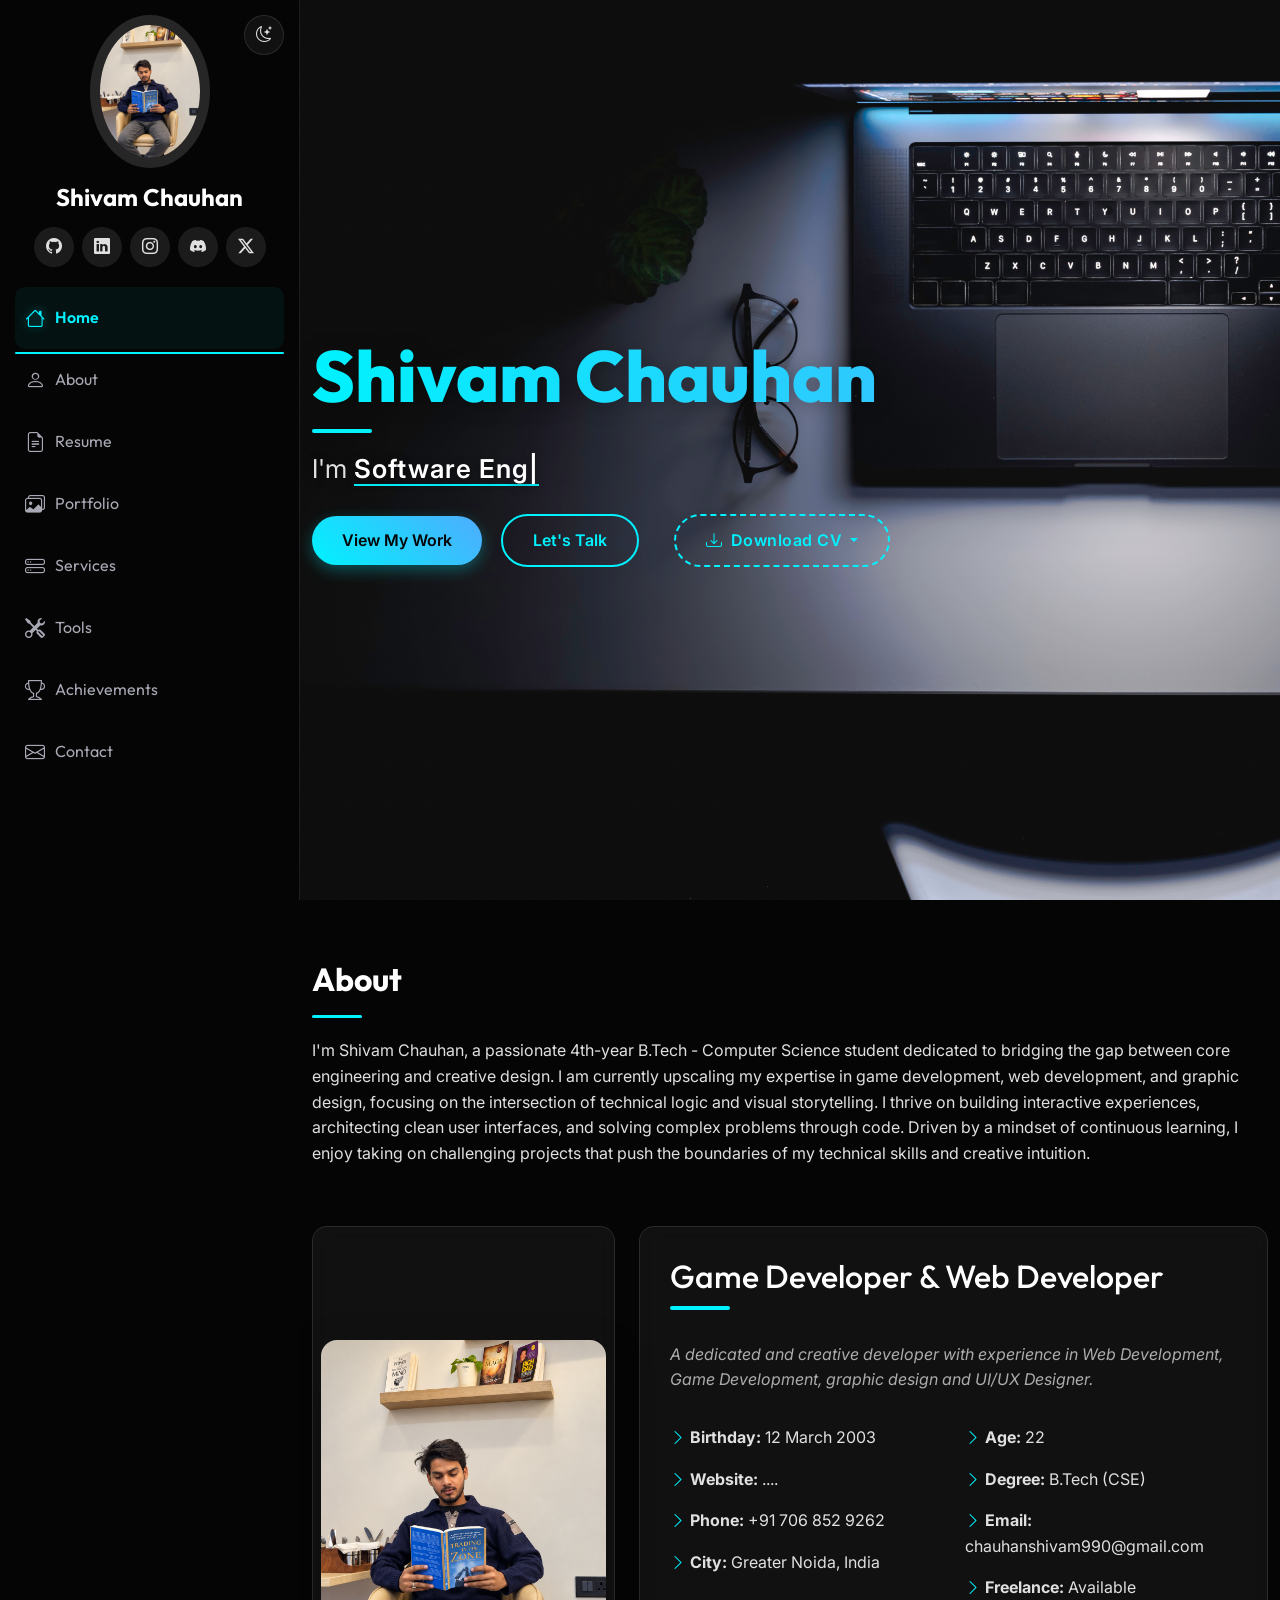
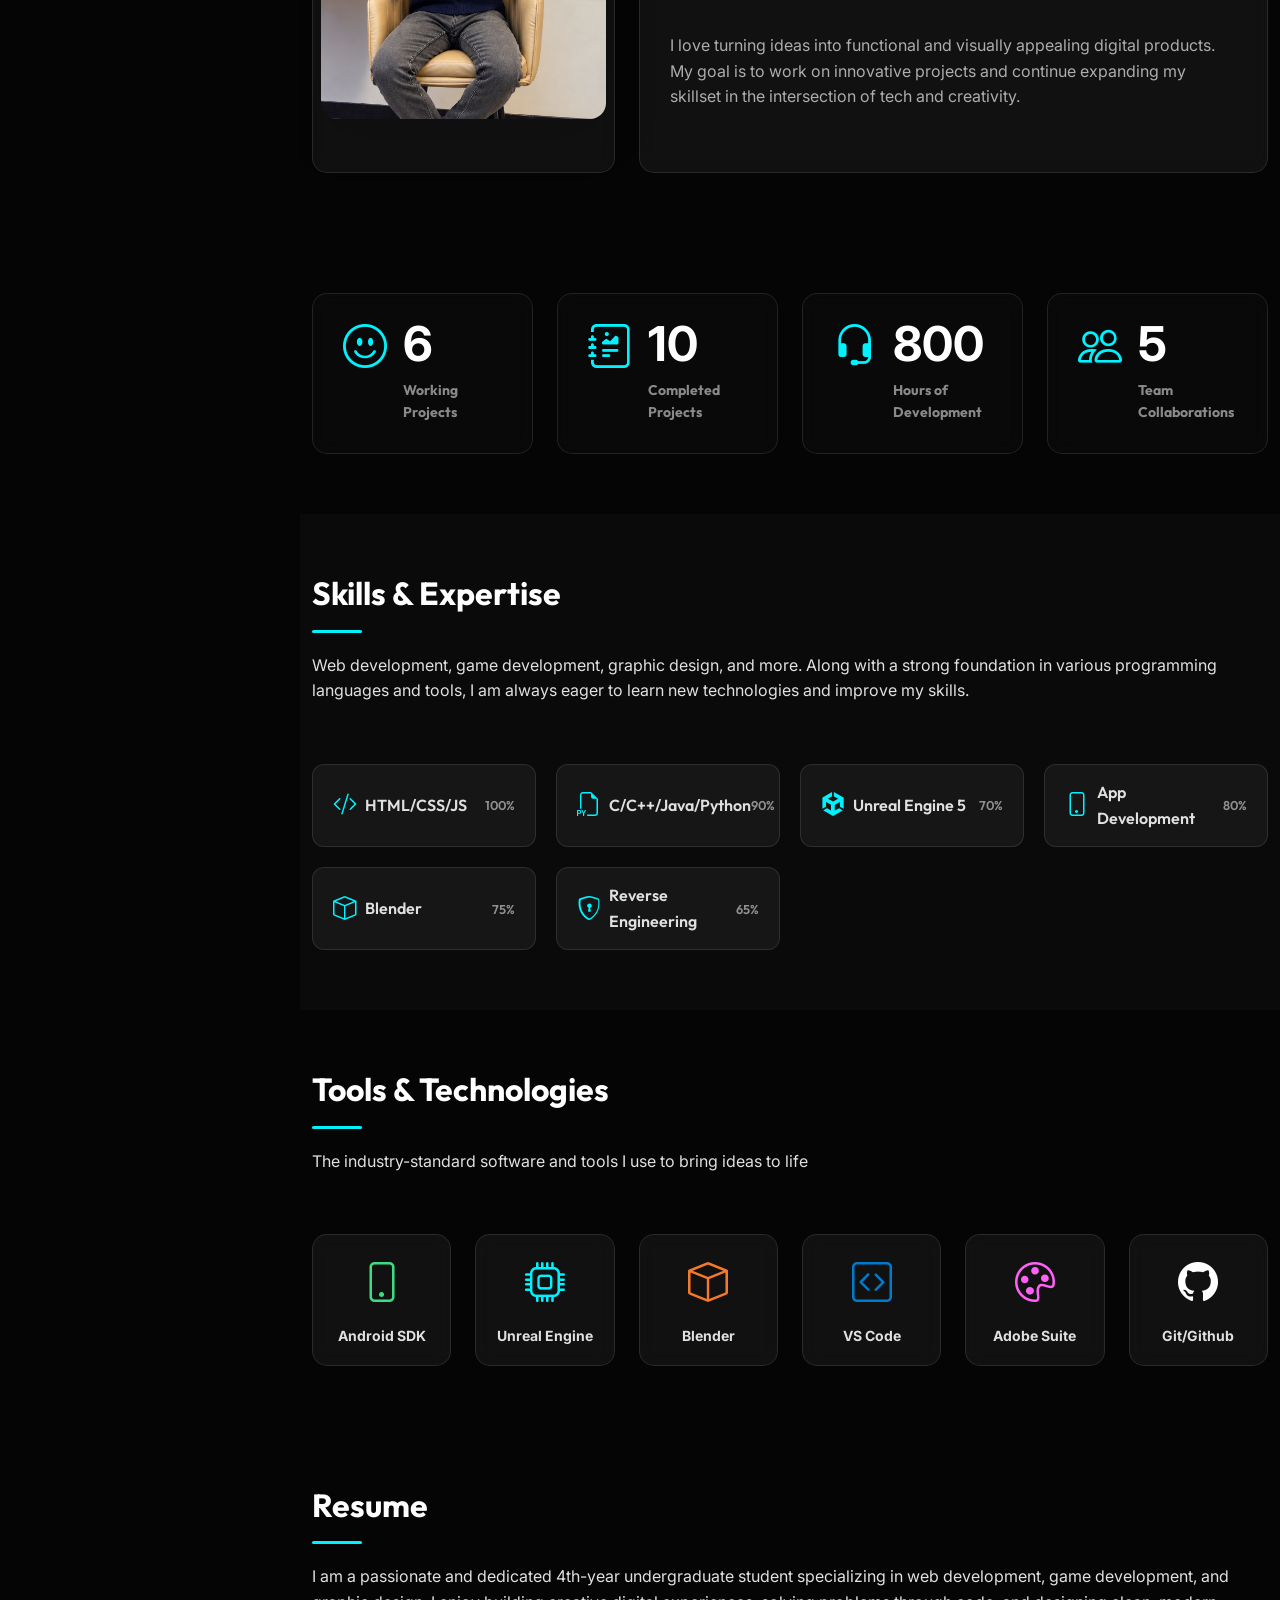
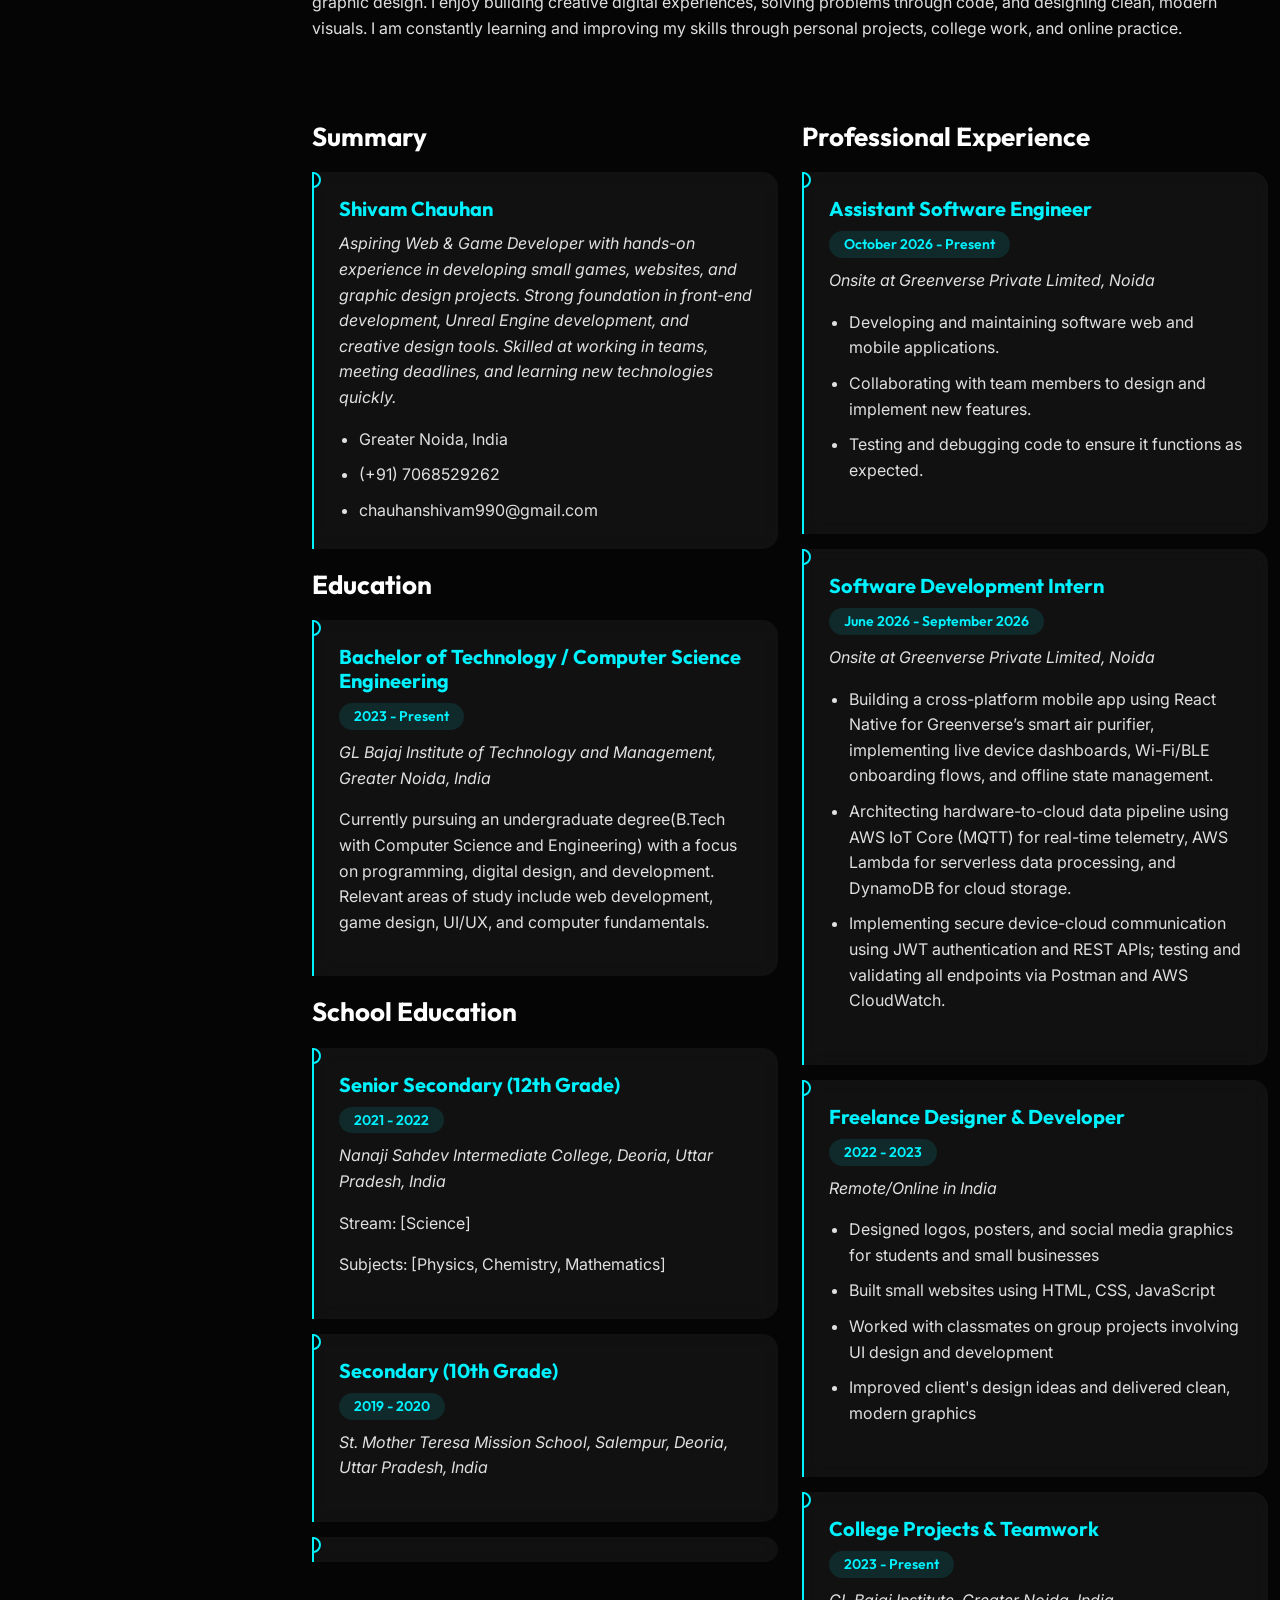
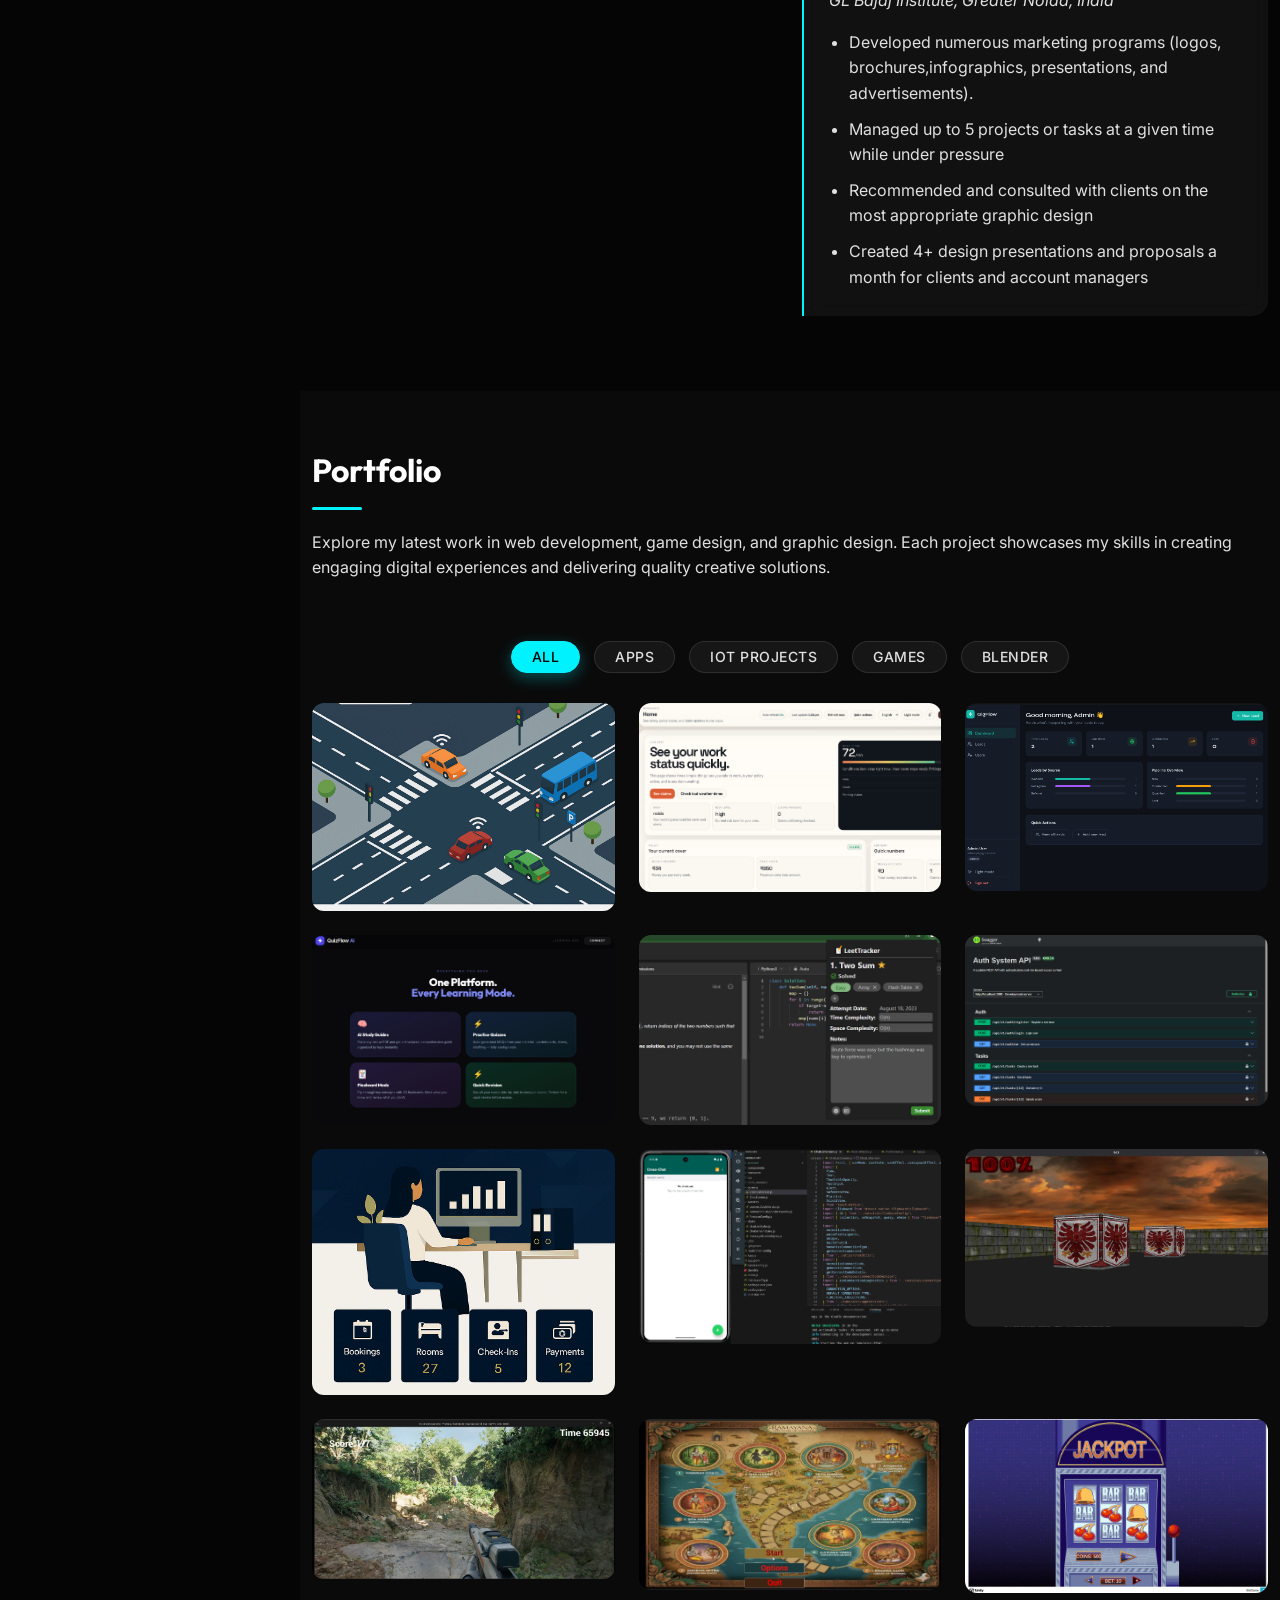
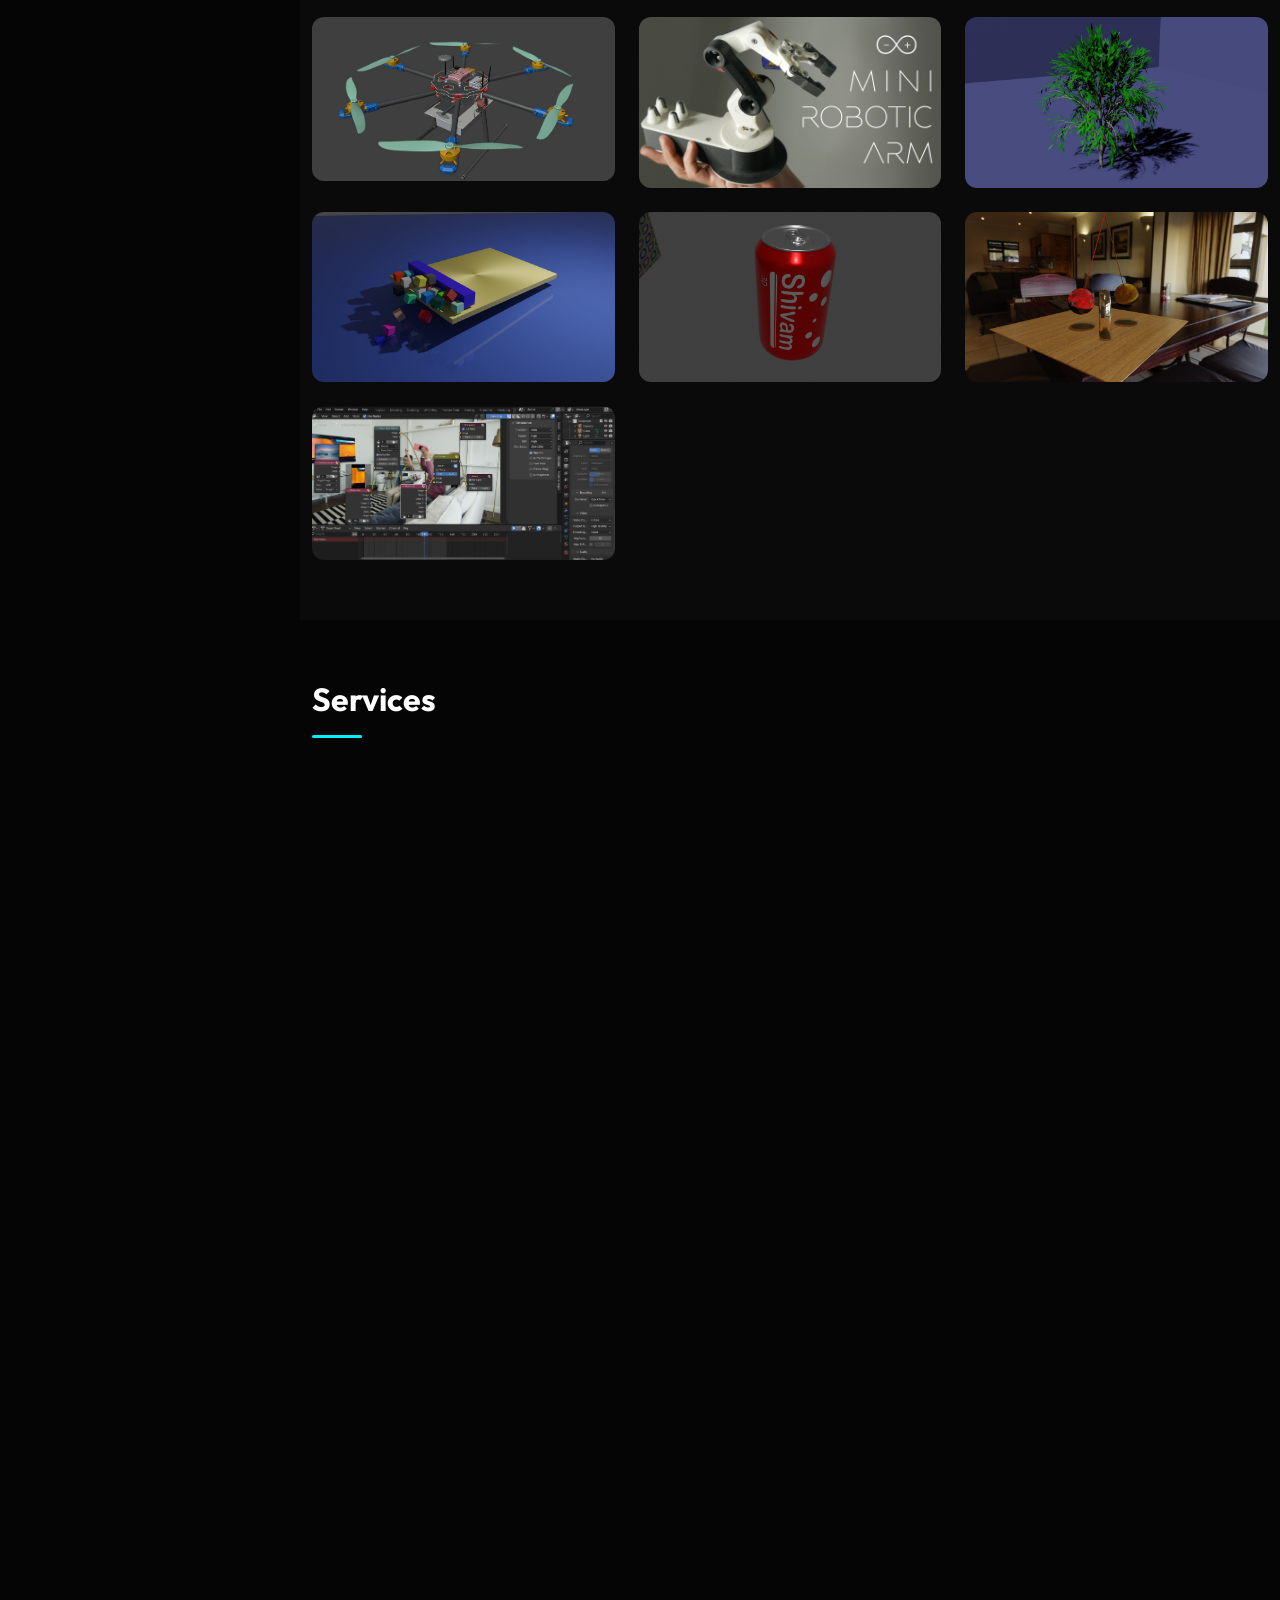
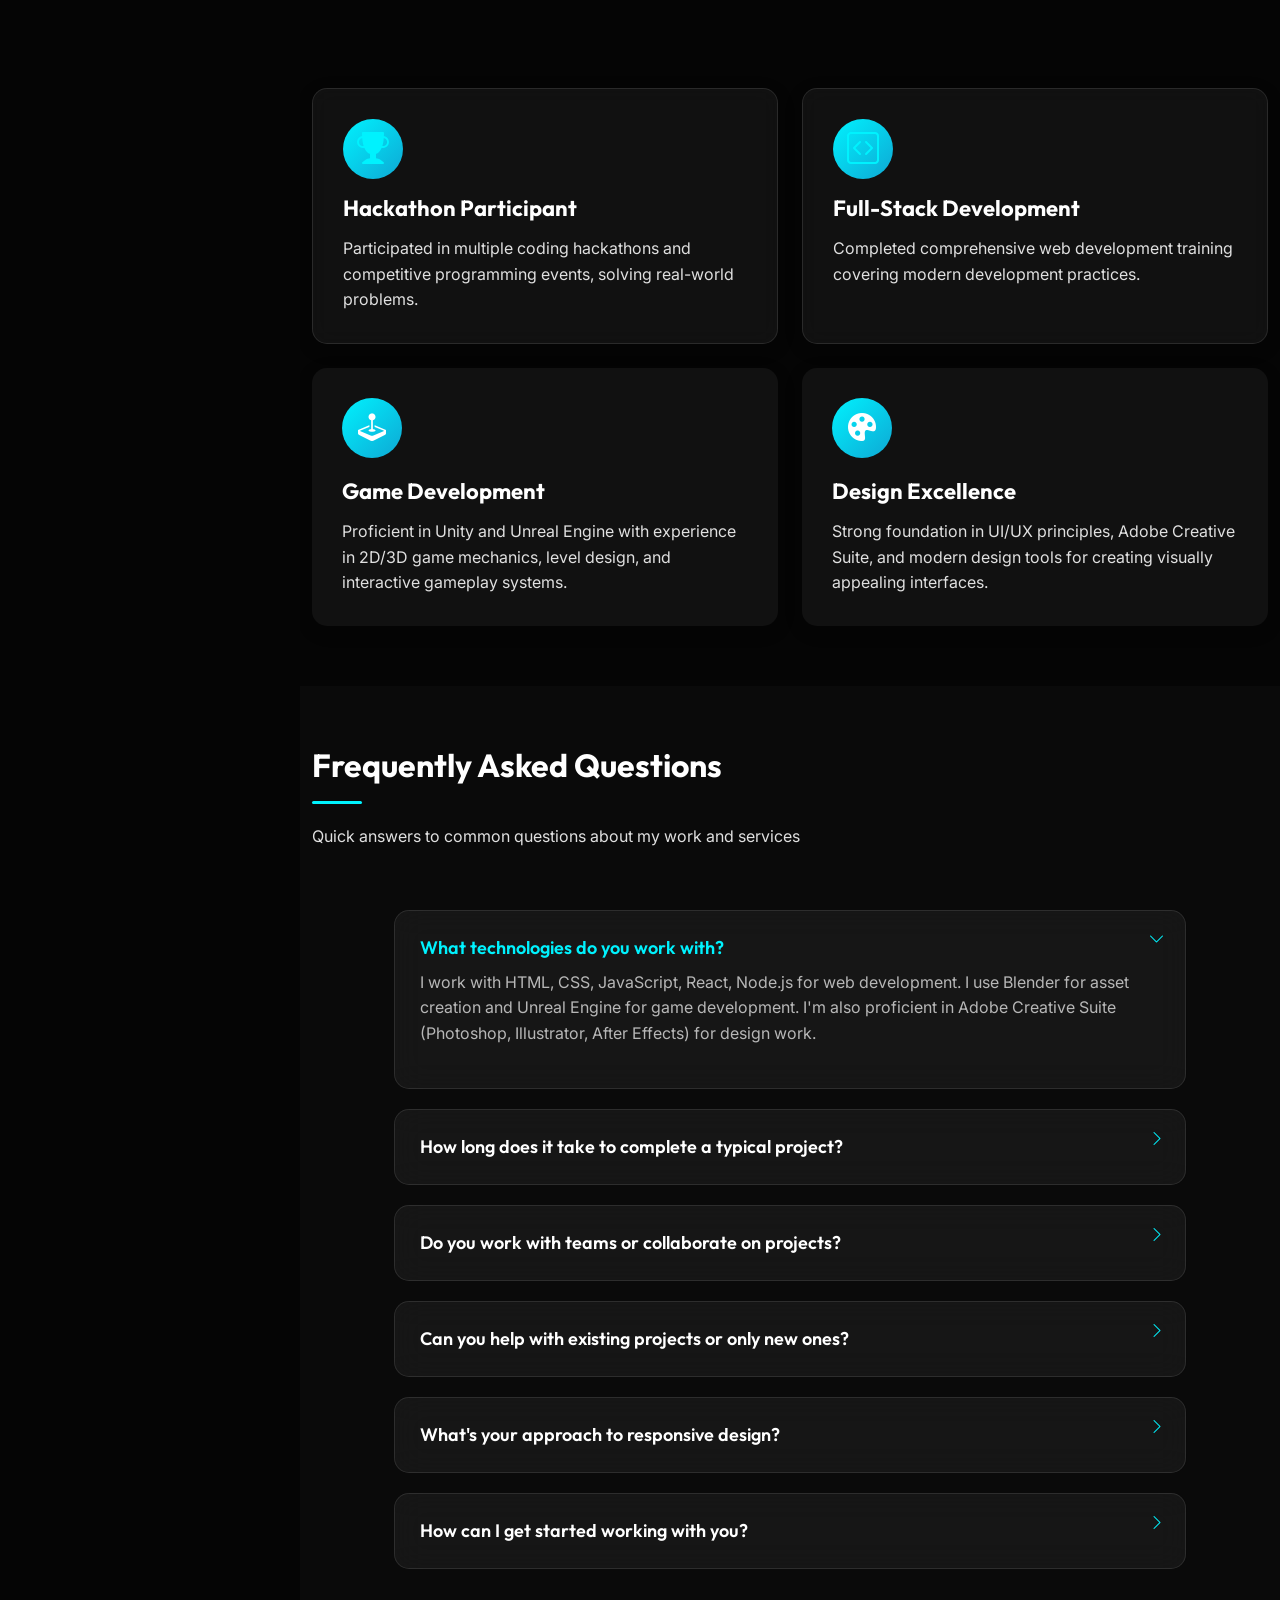
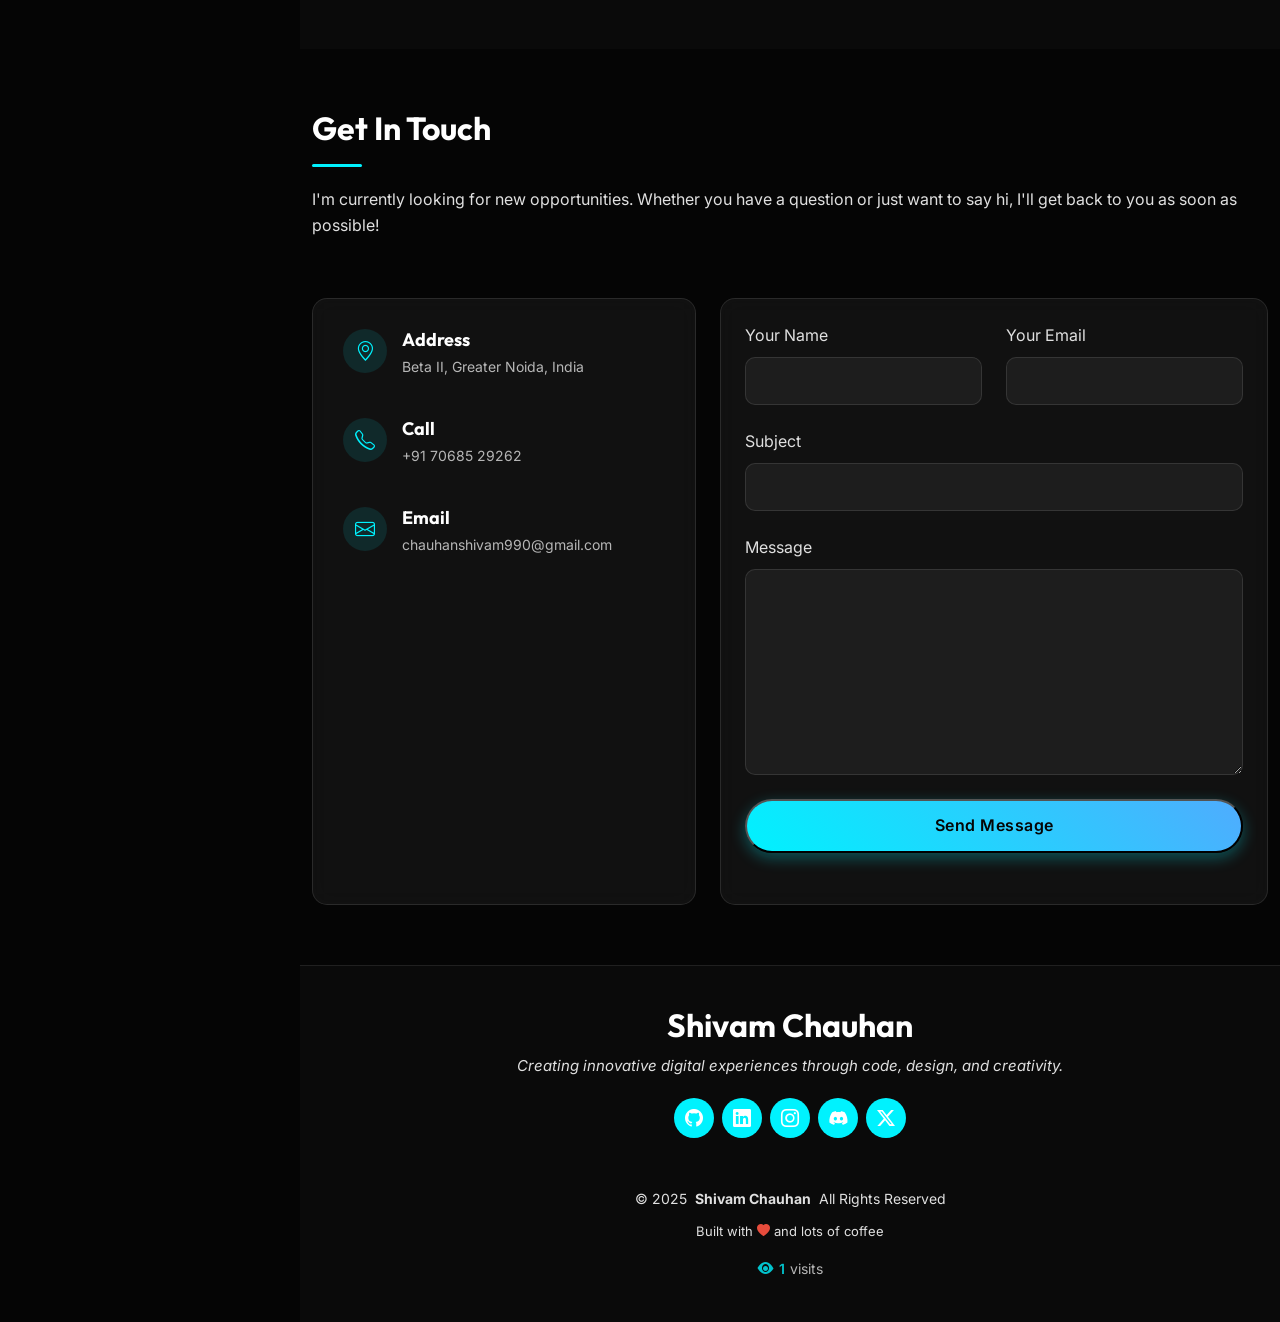
<file: index.html>
<!DOCTYPE html>
<html lang="en">

<head>
  <meta charset="utf-8">
  <meta content="width=device-width, initial-scale=1.0, maximum-scale=5.0, user-scalable=yes" name="viewport">
  <title>Shivam Chauhan - Software Engineer</title>
  <meta content="Shivam Chauhan - Portfolio showcasing web development, game development, and graphic design projects" name="description">
  <meta content="WebApps development,App development, game development, graphic design, UI/UX, portfolio" name="keywords">
  <meta content="Shivam Chauhan" name="author">
  <meta content="#149ddd" name="theme-color">
  <meta name="mobile-web-app-capable" content="yes">
  <meta name="apple-mobile-web-app-capable" content="yes">
  <meta name="apple-mobile-web-app-status-bar-style" content="black-translucent">
  <meta property="og:title" content="Shivam Chauhan - Web Developer & Game Developer">
  <meta property="og:description" content="Professional portfolio showcasing creative projects in web development, game development, and design">
  <meta property="og:type" content="website">

  <!-- Favicons -->
  <link href="assets/img/favicon.png" rel="icon">
  <link href="assets/img/apple-touch-icon.png" rel="apple-touch-icon">

  <!-- Fonts -->
  <link href="https://fonts.googleapis.com" rel="preconnect">
  <link href="https://fonts.gstatic.com" rel="preconnect" crossorigin>
  <link href="https://fonts.googleapis.com/css2?family=Inter:wght@100;200;300;400;500;600;700;800;900&family=Outfit:wght@100;200;300;400;500;600;700;800;900&display=swap" rel="stylesheet">

  <!-- Vendor CSS Files -->
  <link href="assets/vendor/bootstrap/css/bootstrap.min.css" rel="stylesheet">
  <link href="assets/vendor/bootstrap-icons/bootstrap-icons.css" rel="stylesheet">
  <link href="assets/vendor/aos/aos.css" rel="stylesheet">
  <link href="assets/vendor/glightbox/css/glightbox.min.css" rel="stylesheet">
  <link href="assets/vendor/swiper/swiper-bundle.min.css" rel="stylesheet">

  <!-- Main CSS File -->
  <link href="assets/css/main.css" rel="stylesheet">

  <!-- Google Analytics -->
  <!-- Replace 'G-XXXXXXXXXX' with your actual Google Analytics Measurement ID -->
  <script async src="https://www.googletagmanager.com/gtag/js?id=G-NN6TX69HTN"></script>
  <script>
    window.dataLayer = window.dataLayer || [];
    function gtag(){dataLayer.push(arguments);}
    gtag('js', new Date());
    gtag('config', 'G-NN6TX69HTN'); // Replace with your Measurement ID
  </script>

  <!-- =======================================================
  * Template Name: iPortfolio
  * Template URL: https://bootstrapmade.com/iportfolio-bootstrap-portfolio-websites-template/
  * Updated: Jun 29 2024 with Bootstrap v5.3.3
  * Author: BootstrapMade.com
  * License: https://bootstrapmade.com/license/
  ======================================================== -->
</head>

<body class="index-page">

  <header id="header" class="header dark-background d-flex flex-column">
    <i class="header-toggle d-xl-none bi bi-list"></i>

    <div class="theme-toggle" id="theme-toggle" title="Toggle Theme">
      <i class="bi bi-moon-stars" id="theme-icon"></i>
    </div>

    <div class="profile-img">
      <img src="assets/img/my-profile-img.jpg" alt="" class="img-fluid rounded-circle">
    </div>

    <a href="index.html" class="logo d-flex align-items-center justify-content-center">
      <!-- Uncomment the line below if you also wish to use an image logo -->
      <!-- <img src="assets/img/logo.png" alt=""> -->
      <h1 class="sitename">Shivam Chauhan</h1>
    </a>

    <div class="social-links text-center">
      <!-- <a href="https://leetcode.com/shiv06" class="leetcode"><i class="bi bi-leetcode"></i></a> -->
      <a href="https://github.com/shiv0-6" class="github"><i class="bi bi-github"></i></a>
      <a href="https://www.linkedin.com/in/shivam2306" class="linkedin"><i class="bi bi-linkedin"></i></a>
      <a href="https://www.instagram.com/shiv_eden" class="instagram"><i class="bi bi-instagram"></i></a>
      <a href="https://discord.com/users/shivam0-01" class="google-plus"><i class="bi bi-discord"></i></a>
      <a href="https://x.com/sibbu464" class="twitter"><i class="bi bi-twitter-x"></i></a>
    </div>

    <nav id="navmenu" class="navmenu">
      <ul>
        <li><a href="#hero" class="active"><i class="bi bi-house navicon"></i>Home</a></li>
        <li><a href="#about"><i class="bi bi-person navicon"></i> About</a></li>
        <li><a href="#resume"><i class="bi bi-file-earmark-text navicon"></i> Resume</a></li>
        <li><a href="#portfolio"><i class="bi bi-images navicon"></i> Portfolio</a></li>
        <li><a href="#services"><i class="bi bi-hdd-stack navicon"></i> Services</a></li>
        <li><a href="#tools"><i class="bi bi-tools navicon"></i> Tools</a></li>
        <li><a href="#achievements"><i class="bi bi-trophy navicon"></i> Achievements</a></li>
        <li><a href="#contact"><i class="bi bi-envelope navicon"></i> Contact</a></li>
      </ul>
    </nav>

  </header>

  <main class="main">

    <!-- Hero Section -->
    <section id="hero" class="hero section dark-background">

      <img src="assets/img/Background.jpg" alt="" class="hero-bg">

      <div class="container" data-aos="fade-up" data-aos-delay="100">
        <h2>Shivam Chauhan</h2>
        <p>I'm <span class="typed" data-typed-items="Software Engineer, Web Developer, Android App Developer, Game Developer, 3D Artist">Software Engineer</span></p>
        <div class="hero-actions mt-4">
          <a href="#portfolio" class="btn-hero">View My Work</a>
          <a href="#contact" class="btn-hero secondary">Let's Talk</a>
          <div class="dropdown d-inline-block ms-lg-3 mt-3 mt-lg-0">
            <button type="button" class="btn-hero outline dropdown-toggle" data-bs-toggle="dropdown" aria-expanded="false"><i class="bi bi-download me-2"></i>Download CV</button>
            <ul class="dropdown-menu resume-download-menu">
              <li>
                <a class="dropdown-item resume-download-item" href="assets/resumes/Resume_SDE.pdf" download="Shivam_Chauhan_Resume_SDE.pdf">
                  <i class="bi bi-code-slash"></i>
                  <span>
                    <strong>Software Engineer (SDE)</strong>
                    <small>Web, Android &amp; full-stack</small>
                  </span>
                </a>
              </li>
              <li>
                <a class="dropdown-item resume-download-item" href="assets/resumes/Game_Dev.pdf" download="Shivam_Chauhan_Resume_GameDev.pdf">
                  <i class="bi bi-controller"></i>
                  <span>
                    <strong>Game Developer</strong>
                    <small>Unreal Engine &amp; 3D</small>
                  </span>
                </a>
              </li>
              <li>
                <a class="dropdown-item resume-download-item" href="assets/resumes/Game_QA.pdf" download="Shivam_Chauhan_Resume_GameTester.pdf">
                  <i class="bi bi-bug"></i>
                  <span>
                    <strong>Game Tester</strong>
                    <small>QA &amp; playtesting</small>
                  </span>
                </a>
              </li>
            </ul>
          </div>
        </div>
      </div>

    </section><!-- /Hero Section -->

    <!-- About Section -->
    <section id="about" class="about section">

      <!-- Section Title -->
      <div class="container section-title" data-aos="fade-up">
        <h2>About</h2>
        <p>I'm Shivam Chauhan, a passionate 4th-year B.Tech - Computer Science student dedicated to bridging the gap between core engineering and creative design. I am currently upscaling my expertise in game development, web development, and graphic design, focusing on the intersection of technical logic and visual storytelling. I thrive on building interactive experiences, architecting clean user interfaces, and solving complex problems through code. Driven by a mindset of continuous learning, I enjoy taking on challenging projects that push the boundaries of my technical skills and creative intuition.</p>
      </div><!-- End Section Title -->

      <div class="container" data-aos="fade-up" data-aos-delay="100">

        <div class="row gy-4 justify-content-center">
          <div class="col-lg-4" data-aos="fade-right">
            <div class="glass-card p-2 text-center h-100 d-flex align-items-center justify-content-center">
              <img src="assets/img/my-profile-img.jpg" class="img-fluid rounded-4 shadow-lg" alt="Shivam Chauhan" style="max-height: 400px; object-fit: cover;">
            </div>
          </div>
          <div class="col-lg-8" data-aos="fade-left">
            <div class="glass-card h-100">
              <h2 class="mb-4">Game Developer &amp; Web Developer</h2>
              <p class="fst-italic py-2 opacity-75">
                  A dedicated and creative developer with experience in Web Development, Game Development, graphic design and UI/UX Designer.
              </p>
              <div class="row mt-4">
                <div class="col-lg-6">
                  <ul class="list-unstyled">
                    <li class="mb-3"><i class="bi bi-chevron-right text-accent"></i> <strong>Birthday:</strong> <span>12 March 2003</span></li>
                    <li class="mb-3"><i class="bi bi-chevron-right text-accent"></i> <strong>Website:</strong> <span>....</span></li>
                    <li class="mb-3"><i class="bi bi-chevron-right text-accent"></i> <strong>Phone:</strong> <span>+91 706 852 9262</span></li>
                    <li class="mb-3"><i class="bi bi-chevron-right text-accent"></i> <strong>City:</strong> <span>Greater Noida, India</span></li>
                  </ul>
                </div>
                <div class="col-lg-6">
                  <ul class="list-unstyled">
                    <li class="mb-3"><i class="bi bi-chevron-right text-accent"></i> <strong>Age:</strong> <span>22</span></li>
                    <li class="mb-3"><i class="bi bi-chevron-right text-accent"></i> <strong>Degree:</strong> <span>B.Tech (CSE)</span></li>
                    <li class="mb-3"><i class="bi bi-chevron-right text-accent"></i> <strong>Email:</strong> <span>chauhanshivam990@gmail.com</span></li>
                    <li class="mb-3"><i class="bi bi-chevron-right text-accent"></i> <strong>Freelance:</strong> <span>Available</span></li>
                  </ul>
                </div>
              </div>
              <p class="py-3 opacity-75">
              I love turning ideas into functional and visually appealing digital products. My goal is to work on innovative projects and continue expanding my skillset in the intersection of tech and creativity.
              </p>
            </div>
          </div>
        </div>

      </div>

    </section><!-- /About Section -->

    <!-- Stats Section -->
    <section id="stats" class="stats section">

      <div class="container" data-aos="fade-up" data-aos-delay="100">

        <div class="row gy-4">

          <div class="col-lg-3 col-md-6">
            <div class="stats-item">
              <i class="bi bi-emoji-smile"></i>
              <span data-purecounter-start="0" data-purecounter-end="6" data-purecounter-duration="1" class="purecounter"></span>
              <p><strong>Working Projects</strong></p>
            </div>
          </div><!-- End Stats Item -->

          <div class="col-lg-3 col-md-6">
            <div class="stats-item">
              <i class="bi bi-journal-richtext"></i>
              <span data-purecounter-start="0" data-purecounter-end="10" data-purecounter-duration="1" class="purecounter"></span>
              <p><strong>Completed Projects</strong></p>
            </div>
          </div><!-- End Stats Item -->

          <div class="col-lg-3 col-md-6">
            <div class="stats-item">
              <i class="bi bi-headset"></i>
              <span data-purecounter-start="0" data-purecounter-end="800" data-purecounter-duration="1" class="purecounter"></span>
              <p><strong>Hours of Development</strong></p>
            </div>
          </div><!-- End Stats Item -->

          <div class="col-lg-3 col-md-6">
            <div class="stats-item">
              <i class="bi bi-people"></i>
              <span data-purecounter-start="0" data-purecounter-end="5" data-purecounter-duration="1" class="purecounter"></span>
              <p><strong>Team Collaborations</strong></p>
            </div>
          </div><!-- End Stats Item -->

        </div>

      </div>

    </section><!-- /Stats Section -->

    <!-- Skills Section -->
    <section id="skills" class="skills section light-background">

      <!-- Section Title -->
      <div class="container section-title" data-aos="fade-up">
        <h2>Skills & Expertise</h2>
        <p>Web development, game development, graphic design, and more. Along with a strong foundation in various programming languages and tools, I am always eager to learn new technologies and improve my skills.</p>
      </div><!-- End Section Title -->

      <div class="container" data-aos="fade-up" data-aos-delay="100">

        <div class="skill-grid">
          <div class="skill-chip" data-aos="zoom-in" data-aos-delay="100">
            <div class="d-flex align-items-center">
              <i class="bi bi-code-slash me-2"></i>
              <span>HTML/CSS/JS</span>
            </div>
            <span class="val">100%</span>
          </div>
          <div class="skill-chip" data-aos="zoom-in" data-aos-delay="200">
            <div class="d-flex align-items-center">
              <i class="bi bi-filetype-py me-2"></i>
              <span>C/C++/Java/Python</span>
            </div>
            <span class="val">90%</span>
          </div>
          <div class="skill-chip" data-aos="zoom-in" data-aos-delay="300">
            <div class="d-flex align-items-center">
              <i class="bi bi-unity me-2"></i>
              <span>Unreal Engine 5</span>
            </div>
            <span class="val">70%</span>
          </div>
          <div class="skill-chip" data-aos="zoom-in" data-aos-delay="400">
            <div class="d-flex align-items-center">
              <i class="bi bi-phone me-2"></i>
              <span>App Development</span>
            </div>
            <span class="val">80%</span>
          </div>
          <div class="skill-chip" data-aos="zoom-in" data-aos-delay="500">
            <div class="d-flex align-items-center">
              <i class="bi bi-box me-2"></i>
              <span>Blender</span>
            </div>
            <span class="val">75%</span>
          </div>
          <div class="skill-chip" data-aos="zoom-in" data-aos-delay="600">
            <div class="d-flex align-items-center">
              <i class="bi bi-shield-lock me-2"></i>
              <span>Reverse Engineering</span>
            </div>
            <span class="val">65%</span>
          </div>
        </div>

      </div>

    </section><!-- /Skills Section -->

    <!-- Tools Section -->
    <section id="tools" class="tools section">
      <div class="container section-title" data-aos="fade-up">
        <h2>Tools & Technologies</h2>
        <p>The industry-standard software and tools I use to bring ideas to life</p>
      </div>

      <div class="container">
        <div class="row gy-4 justify-content-center">
          <div class="col-6 col-md-3 col-lg-2" data-aos="zoom-in" data-aos-delay="100">
            <div class="glass-card text-center p-3">
              <i class="bi bi-phone d-block mb-2" style="font-size: 2.5rem; color: #3ddc84;"></i>
              <span class="small fw-bold">Android SDK</span>
            </div>
          </div>
          <div class="col-6 col-md-3 col-lg-2" data-aos="zoom-in" data-aos-delay="200">
            <div class="glass-card text-center p-3">
              <i class="bi bi-cpu d-block mb-2" style="font-size: 2.5rem; color: #00f2fe;"></i>
              <span class="small fw-bold">Unreal Engine</span>
            </div>
          </div>
          <div class="col-6 col-md-3 col-lg-2" data-aos="zoom-in" data-aos-delay="300">
            <div class="glass-card text-center p-3">
              <i class="bi bi-box d-block mb-2" style="font-size: 2.5rem; color: #f5792a;"></i>
              <span class="small fw-bold">Blender</span>
            </div>
          </div>
          <div class="col-6 col-md-3 col-lg-2" data-aos="zoom-in" data-aos-delay="400">
            <div class="glass-card text-center p-3">
              <i class="bi bi-code-square d-block mb-2" style="font-size: 2.5rem; color: #007acc;"></i>
              <span class="small fw-bold">VS Code</span>
            </div>
          </div>
          <div class="col-6 col-md-3 col-lg-2" data-aos="zoom-in" data-aos-delay="500">
            <div class="glass-card text-center p-3">
              <i class="bi bi-palette d-block mb-2" style="font-size: 2.5rem; color: #ff61f6;"></i>
              <span class="small fw-bold">Adobe Suite</span>
            </div>
          </div>
          <div class="col-6 col-md-3 col-lg-2" data-aos="zoom-in" data-aos-delay="600">
            <div class="glass-card text-center p-3">
              <i class="bi bi-github d-block mb-2" style="font-size: 2.5rem; color: #ffffff;"></i>
              <span class="small fw-bold">Git/Github</span>
            </div>
          </div>
        </div>
      </div>
    </section><!-- /Tools Section -->

    <!-- Resume Section -->
    <section id="resume" class="resume section">

      <!-- Section Title -->
      <div class="container section-title" data-aos="fade-up">
        <h2>Resume</h2>
        <p>I am a passionate and dedicated 4th-year undergraduate student specializing in web development, game development, and graphic design. I enjoy building creative digital experiences, solving problems through code, and designing clean, modern visuals. I am constantly learning and improving my skills through personal projects, college work, and online practice.</p>
      </div><!-- End Section Title -->

      <div class="container">

        <div class="row">

          <div class="col-lg-6" data-aos="fade-up" data-aos-delay="100">
            <h3 class="resume-title">Summary</h3>

            <div class="resume-item pb-0">
              <h4>Shivam Chauhan</h4>
              <p><em>Aspiring Web & Game Developer with hands-on experience in developing small games, websites, and graphic design projects. Strong foundation in front-end development, Unreal Engine development, and creative design tools. Skilled at working in teams, meeting deadlines, and learning new technologies quickly.</em></p>
              <ul>
                <li>Greater Noida, India</li>
                <li>(+91) 7068529262</li>
                <li>chauhanshivam990@gmail.com</li>
              </ul>
            </div><!-- Edn Resume Item -->

            <h3 class="resume-title">Education</h3>
            <div class="resume-item">
              <h4>Bachelor of Technology / Computer Science Engineering</h4>
              <h5>2023 - Present</h5>
              <p><em>GL Bajaj Institute of Technology and Management, Greater Noida, India</em></p>
              <p>Currently pursuing an undergraduate degree(B.Tech with Computer Science and Engineering) with a focus on programming, digital design, and development.
Relevant areas of study include web development, game design, UI/UX, and computer fundamentals.</p>
            </div><!-- Edn Resume Item -->

            <h3 class="resume-title">School Education</h3>
            
            <div class="resume-item">
              <h4>Senior Secondary (12th Grade)</h4>
              <h5>2021 - 2022</h5>
              <p><em>Nanaji Sahdev Intermediate College, Deoria, Uttar Pradesh, India</em></p>
              <p>Stream: [Science]</p>
              <p>Subjects: [Physics, Chemistry, Mathematics]</p>
            </div><!-- End Resume Item -->

            <div class="resume-item">
              <h4>Secondary (10th Grade)</h4>
              <h5>2019 - 2020</h5>
              <p><em>St. Mother Teresa Mission School, Salempur, Deoria, Uttar Pradesh, India</em></p>
              <!-- <p>Percentage/CGPA: XX%</p> -->
              <!-- <p>Achievements: [...]</p> -->
            </div><!-- End Resume Item -->

            <div class="resume-item">
            </div><!-- Edn Resume Item -->

          </div>

          <div class="col-lg-6" data-aos="fade-up" data-aos-delay="200">
            <h3 class="resume-title">Professional Experience</h3>

            <div class="resume-item">
              <h4>Assistant Software Engineer</h4>
              <h5>October 2026 - Present</h5>
              <p><em>Onsite at Greenverse Private Limited, Noida</em></p>
              <ul>
                <li>Developing and maintaining software web and mobile applications.</li>
                <li>Collaborating with team members to design and implement new features.</li>
                <li>Testing and debugging code to ensure it functions as expected.</li>
              </ul>
            </div><!-- Edn Resume Item -->
            
            <div class="resume-item">
              <h4>Software Development Intern</h4>
              <h5>June 2026 - September 2026</h5>
              <p><em>Onsite at Greenverse Private Limited, Noida</em></p>
              <ul>
                <li> Building a cross-platform mobile app using React Native for Greenverse’s smart air purifier, implementing live
                    device dashboards, Wi-Fi/BLE onboarding flows, and offline state management.</li>
                <li>Architecting hardware-to-cloud data pipeline using AWS IoT Core (MQTT) for real-time telemetry, AWS
                    Lambda for serverless data processing, and DynamoDB for cloud storage. </li>
                <li>Implementing secure device-cloud communication using JWT authentication and REST APIs; testing and
                    validating all endpoints via Postman and AWS CloudWatch.</li>
              </ul>
            </div><!-- Edn Resume Item -->

            <div class="resume-item">
              <h4>Freelance Designer & Developer</h4>
              <h5>2022 - 2023</h5>
              <p><em>Remote/Online in India</em></p>
              <ul>
                <li>Designed logos, posters, and social media graphics for students and small businesses</li>
                <li>Built small websites using HTML, CSS, JavaScript </li>
                <li>Worked with classmates on group projects involving UI design and development</li>
                <li>Improved client's design ideas and delivered clean, modern graphics</li>
              </ul>
            </div><!-- Edn Resume Item -->

            <div class="resume-item">
              <h4>College Projects & Teamwork</h4>
              <h5>2023 - Present</h5>
              <p><em>GL Bajaj Institute, Greater Noida, India</em></p>
              <ul>
                <li>Developed numerous marketing programs (logos, brochures,infographics, presentations, and advertisements).</li>
                <li>Managed up to 5 projects or tasks at a given time while under pressure</li>
                <li>Recommended and consulted with clients on the most appropriate graphic design</li>
                <li>Created 4+ design presentations and proposals a month for clients and account managers</li>
              </ul>
            </div><!-- Edn Resume Item -->

          </div>

        </div>

      </div>

    </section><!-- /Resume Section -->

    <!-- Portfolio Section -->
    <section id="portfolio" class="portfolio section light-background">

      <!-- Section Title -->
      <div class="container section-title" data-aos="fade-up">
        <h2>Portfolio</h2>
        <p>
          Explore my latest work in web development, game design, and graphic design. Each project showcases my skills in creating engaging digital experiences and delivering quality creative solutions.
        </p>
      </div><!-- End Section Title -->

      <div class="container">

        <div class="isotope-layout" data-default-filter="*" data-layout="fitRows" data-sort="original-order">

          <ul class="portfolio-filters isotope-filters" data-aos="fade-up" data-aos-delay="100">
            <li data-filter="*" class="filter-active">All</li>
            <li data-filter=".filter-app">Apps</li>
            <li data-filter=".filter-iot">IOT Projects</li>
            <li data-filter=".filter-games">Games</li>
            <li data-filter=".filter-product">Blender</li>
          </ul><!-- End Portfolio Filters -->

          <div class="row gy-4 isotope-container" data-aos="fade-up" data-aos-delay="200">

            <div class="col-lg-4 col-md-6 portfolio-item isotope-item filter-app">
              <div class="portfolio-content h-100">
                <img src="assets/img/portfolio/STMS.png" class="img-fluid" alt="STMS dashboard">
                <div class="portfolio-info">
                  <h4>App 1</h4>
                  <p>Smart Transportation Management System</p>
                  <a href="assets/img/portfolio/STMS.png" title="App 1" data-gallery="portfolio-gallery-app" class="glightbox preview-link"><i class="bi bi-zoom-in"></i></a>
                  <a href="https://github.com/Shiv0-6/Smart-Traffic-management-System" title="More Details" class="details-link"><i class="bi bi-link-45deg"></i></a>
                </div>
              </div>
            </div><!-- End Portfolio Item -->

            <div class="col-lg-4 col-md-6 portfolio-item isotope-item filter-app">
              <div class="portfolio-content h-100">
                <img src="assets/img/portfolio/GigShield-ai.png" class="img-fluid" alt="GigShield-AI dashboard">
                <div class="portfolio-info">
                  <h4>App 2</h4>
                  <p>Gigshield-AI</p>
                  <a href="assets/img/portfolio/GigShield-ai.png" title="App 2" data-gallery="portfolio-gallery-app" class="glightbox preview-link"><i class="bi bi-zoom-in"></i></a>
                  <a href="https://github.com/satsbee09/GigShield-AI" title="More Details" class="details-link"><i class="bi bi-link-45deg"></i></a>
                </div>
              </div>
            </div><!-- End Portfolio Item -->

            <div class="col-lg-4 col-md-6 portfolio-item isotope-item filter-app">
              <div class="portfolio-content h-100">
                <img src="assets/img/portfolio/GigFlow.png" class="img-fluid" alt="GigFlow dashboard">
                <div class="portfolio-info">
                  <h4>App 3</h4>
                  <p>GigFlow</p>
                  <a href="assets/img/portfolio/GigFlow.png" title="App 2" data-gallery="portfolio-gallery-app" class="glightbox preview-link"><i class="bi bi-zoom-in"></i></a>
                  <a href="https://github.com/shiv0-6/GigFlow" title="More Details" class="details-link"><i class="bi bi-link-45deg"></i></a>
                </div>
              </div>
            </div><!-- End Portfolio Item -->

            <div class="col-lg-4 col-md-6 portfolio-item isotope-item filter-app">
              <div class="portfolio-content h-100">
                <img src="assets/img/portfolio/QuizFlow-ai.png" class="img-fluid" alt="STMS dashboard">
                <div class="portfolio-info">
                  <h4>App 4</h4>
                  <p>QuizeFlow-AI</p>
                  <a href="assets/img/portfolio/QuizFlow-ai.png" title="App 3" data-gallery="portfolio-gallery-app" class="glightbox preview-link"><i class="bi bi-zoom-in"></i></a>
                  <a href="https://github.com/Shiv0-6/QuizFlow-Ai" title="More Details" class="details-link"><i class="bi bi-link-45deg"></i></a>
                </div>
              </div>
            </div><!-- End Portfolio Item -->


            <div class="col-lg-4 col-md-6 portfolio-item isotope-item filter-app">
              <div class="portfolio-content h-100">
                <img src="assets/img/portfolio/LeetSign.png" class="img-fluid" alt="LeetSign dashboard">
                <div class="portfolio-info">
                  <h4>App 5</h4>
                  <p>CodeVault</p>
                  <a href="assets/img/portfolio/LeetSign.png" title="App 4" data-gallery="portfolio-gallery-app" class="glightbox preview-link"><i class="bi bi-zoom-in"></i></a>
                  <a href="https://github.com/Shiv0-6/LeetSign" title="More Details" class="details-link"><i class="bi bi-link-45deg"></i></a>
                </div>
              </div>
            </div><!-- End Portfolio Item -->

            <div class="col-lg-4 col-md-6 portfolio-item isotope-item filter-app">
              <div class="portfolio-content h-100">
                <img src="assets/img/portfolio/Core-Auth.png" class="img-fluid" alt="CoreAuth dashboard">
                <div class="portfolio-info">
                  <h4>App 6</h4>
                  <p>Core Auth System</p>
                  <a href="assets/img/portfolio/Core-Auth.png" title="App 6" data-gallery="portfolio-gallery-app" class="glightbox preview-link"><i class="bi bi-zoom-in"></i></a>
                  <a href="https://github.com/Shiv0-6/core-api-auth-system" title="More Details" class="details-link"><i class="bi bi-link-45deg"></i></a>
                </div>
              </div>
            </div><!-- End Portfolio Item -->

            <div class="col-lg-4 col-md-6 portfolio-item isotope-item filter-app">
              <div class="portfolio-content h-100">
                <img src="assets/img/portfolio/HMS-1.png" class="img-fluid" alt="Hotel management dashboard">
                <div class="portfolio-info">
                  <h4>App 6</h4>
                  <p>Hotel Management System</p>
                  <a href="assets/img/portfolio/HMS-1.png" title="App 2" data-gallery="portfolio-gallery-app" class="glightbox preview-link"><i class="bi bi-zoom-in"></i></a>
                  <a href="https://github.com/satsbee09/HOTELMAANGEMT_SYSTEM" title="More Details" class="details-link"><i class="bi bi-link-45deg"></i></a>
                </div>
              </div>
            </div><!-- End Portfolio Item -->

                        <div class="col-lg-4 col-md-6 portfolio-item isotope-item filter-app">
              <div class="portfolio-content h-100">
                <img src="assets/img/portfolio/Cross-Chat.png" class="img-fluid" alt="Cross-Platform Application">
                <div class="portfolio-info">
                  <h4>App 3</h4>
                  <p>Cross-Platform Application</p>
                  <a href="assets/img/portfolio/Cross-Chat.png" title="App 3" data-gallery="portfolio-gallery-app" class="glightbox preview-link"><i class="bi bi-zoom-in"></i></a>
                  <a href="https://github.com/Shiv0-6/Cross-Chat" title="More Details" class="details-link"><i class="bi bi-link-45deg"></i></a>
                </div>
              </div>
            </div><!-- End Portfolio Item -->


            <div class="col-lg-4 col-md-6 portfolio-item isotope-item filter-games">
              <div class="portfolio-content h-100">
                <img src="assets/img/portfolio/game-1.jpg" class="img-fluid" alt="Game prototype">
                <div class="portfolio-info">
                  <h4>Doom-Game</h4>
                  <p>A pygame based game.</p>
                  <a href="assets/img/portfolio/game-1.jpg" title="Game 1" data-gallery="portfolio-gallery-games" class="glightbox preview-link"><i class="bi bi-zoom-in"></i></a>
                  <a href="https://github.com/Shiv0-6/Doom-Game" title="More Details" class="details-link"><i class="bi bi-link-45deg"></i></a>
                </div>
              </div>
            </div><!-- End Portfolio Item -->

            <div class="col-lg-4 col-md-6 portfolio-item isotope-item filter-games">
              <div class="portfolio-content h-100">
                <img src="assets/img/portfolio/BullesEyes1.png" class="img-fluid" alt="Game level design">
                <div class="portfolio-info">
                  <h4>Bulleseyes Challenge</h4>
                  <p>A target shooting high graphic 3D visual game using Unreal Engine 5 and Blender</p>
                  <a href="assets/img/portfolio/BullesEyes1.png" title="Game 2" data-gallery="portfolio-gallery-games" class="glightbox preview-link"><i class="bi bi-zoom-in"></i></a>
                  <a href="https://drive.google.com/drive/folders/1-fgWp3Gog7GTEkj0jB8euZ1Blaqgjf0W?usp=drive_link" title="More Details" class="details-link"><i class="bi bi-link-45deg"></i></a>
                </div>
              </div>
            </div><!-- End Portfolio Item -->

            <div class="col-lg-4 col-md-6 portfolio-item isotope-item filter-games">
              <div class="portfolio-content h-100">
                <img src="assets/img/portfolio/Astraverse1.png" class="img-fluid" alt="Game level design">
                <div class="portfolio-info">
                  <h4>Astraverse</h4>
                  <p>A Cultural based Game that bind people together with their culture(Unreal Engine 5 and Blender)--Ongoing</p>
                  <a href="assets/img/portfolio/Astraverse1.png" title="Game 3" data-gallery="portfolio-gallery-games" class="glightbox preview-link"><i class="bi bi-zoom-in"></i></a>
                  <a href="https://drive.google.com/drive/folders/1nUlCOl8LWo-eucXUzgLZdv_29Klc-bCn?usp=drive_link" title="More Details" class="details-link"><i class="bi bi-link-45deg"></i></a>
                </div>
              </div>
            </div><!-- End Portfolio Item -->

            <div class="col-lg-4 col-md-6 portfolio-item isotope-item filter-games">
              <div class="portfolio-content h-100">
                <img src="assets/img/portfolio/SlotGame.png" class="img-fluid" alt="Game level design">
                <div class="portfolio-info">
                  <h4>Slot Game</h4>
                  <p>A simple slot machine game with engaging visuals and sound effects</p>
                  <a href="assets/img/portfolio/SlotGame.png" title="Game 4" data-gallery="portfolio-gallery-games" class="glightbox preview-link"><i class="bi bi-zoom-in"></i></a>
                  <a href="https://github.com/shiv0-6/SlotGame" title="More Details" class="details-link"><i class="bi bi-link-45deg"></i></a>
                </div>
              </div>
            </div><!-- End Portfolio Item -->

            <div class="col-lg-4 col-md-6 portfolio-item isotope-item filter-iot">
              <div class="portfolio-content h-100">
                <img src="assets/img/portfolio/Drone.jpg" class="img-fluid" alt="IOT device dashboard">
                <div class="portfolio-info">
                  <h4>Nidar-Drone</h4>
                  <p>Fully Automated Drone System for Surveillance and Monitoring</p>
                  <a href="assets/img/portfolio/Drone.jpg" title="Nidar-Drone" data-gallery="portfolio-gallery-iot" class="glightbox preview-link"><i class="bi bi-zoom-in"></i></a>
                  <a href="https://github.com/Skydra-Drone" title="More Details" class="details-link"><i class="bi bi-link-45deg"></i></a>
                </div>
              </div>
            </div><!-- End Portfolio Item -->

            <div class="col-lg-4 col-md-6 portfolio-item isotope-item filter-iot">
              <div class="portfolio-content h-100">
                <img src="assets/img/portfolio/Robotic-Arm.jpg" class="img-fluid" alt="IoT hardware setup">
                <div class="portfolio-info">
                  <h4>Robotic Arm</h4>
                  <p>A robotic arm for automated tasks and precision operations</p>
                  <a href="assets/img/portfolio/Robotic-Arm.jpg" title="Robotic Arm" data-gallery="portfolio-gallery-iot" class="glightbox preview-link"><i class="bi bi-zoom-in"></i></a>
                  <a href="portfolio-details.html" title="More Details" class="details-link"><i class="bi bi-link-45deg"></i></a>
                </div>
              </div>
            </div><!-- End Portfolio Item -->


            <div class="col-lg-4 col-md-6 portfolio-item isotope-item filter-product">
              <div class="portfolio-content h-100">
                <img src="assets/img/portfolio/Tree_anim.jpg" class="img-fluid" alt="Product render">
                <div class="portfolio-info">
                  <h4>Tree Animation</h4>
                  <p>3D animation of a tree showing my starting journey in animation</p>
                  <a href="assets/img/portfolio/Tree_anim.jpg" title="Tree Animation" data-gallery="portfolio-gallery-product" class="glightbox preview-link"><i class="bi bi-zoom-in"></i></a>
                  <a href="portfolio-details.html" title="More Details" class="details-link"><i class="bi bi-link-45deg"></i></a>
                </div>
              </div>
            </div><!-- End Portfolio Item -->

            <div class="col-lg-4 col-md-6 portfolio-item isotope-item filter-product">
              <div class="portfolio-content h-100">
                <img src="assets/img/portfolio/Slide_anim.jpg" class="img-fluid" alt="Product visualization">
                <div class="portfolio-info">
                  <h4>Slide Animation</h4>
                  <p>3D product visualization and rendering</p>
                  <a href="assets/img/portfolio/Slide_anim.jpg" title="Slide Animation" data-gallery="portfolio-gallery-product" class="glightbox preview-link"><i class="bi bi-zoom-in"></i></a>
                  <a href="https://drive.google.com/file/d/1sojG0h0Q83EP8W0pNRK6UTkQdblhM1rl/view?usp=drive_link" title="More Details" class="details-link"><i class="bi bi-link-45deg"></i></a>
                </div>
              </div>
            </div><!-- End Portfolio Item -->

            <div class="col-lg-4 col-md-6 portfolio-item isotope-item filter-product">
              <div class="portfolio-content h-100">
                <img src="assets/img/portfolio/Can.png" class="img-fluid" alt="Product visualization">
                <div class="portfolio-info">
                  <h4>Can</h4>
                  <p>Just a simple can design showcasing my product visualization skills</p>
                  <a href="assets/img/portfolio/Can.png" title="Can" data-gallery="portfolio-gallery-product" class="glightbox preview-link"><i class="bi bi-zoom-in"></i></a>
                  <a href="portfolio-details.html" title="More Details" class="details-link"><i class="bi bi-link-45deg"></i></a>
                </div>
              </div>
            </div><!-- End Portfolio Item -->

            <div class="col-lg-4 col-md-6 portfolio-item isotope-item filter-product">
              <div class="portfolio-content h-100">
                <img src="assets/img/portfolio/Pendulam.png" class="img-fluid" alt="Product visualization">
                <div class="portfolio-info">
                  <h4>Pendulam</h4>
                  <p>Just a simple pendulam design showcasing my product visualization skills</p>
                  <a href="assets/img/portfolio/Pendulam.png" title="Pendulam" data-gallery="portfolio-gallery-product" class="glightbox preview-link"><i class="bi bi-zoom-in"></i></a>
                  <a href="portfolio-details.html" title="More Details" class="details-link"><i class="bi bi-link-45deg"></i></a>
                </div>
              </div>
            </div><!-- End Portfolio Item -->

            <div class="col-lg-4 col-md-6 portfolio-item isotope-item filter-product">
              <div class="portfolio-content h-100">
                <img src="assets/img/portfolio/node.png" class="img-fluid" alt="Product visualization">
                <div class="portfolio-info">
                  <h4>Motion_tracking</h4>
                  <p>Just a simple motion tracking design showcasing my product visualization skills</p>
                  <a href="assets/img/portfolio/node.png" title="Motion_tracking" data-gallery="portfolio-gallery-product" class="glightbox preview-link"><i class="bi bi-zoom-in"></i></a>
                  <a href="portfolio-details.html" title="More Details" class="details-link"><i class="bi bi-link-45deg"></i></a>
                </div>
              </div>
            </div><!-- End Portfolio Item -->

          </div><!-- End Portfolio Container -->

        </div>

      </div>

    </section><!-- /Portfolio Section -->

    <!-- Services Section -->
    <section id="services" class="services section">

      <!-- Section Title -->
      <div class="container section-title" data-aos="fade-up">
        <h2>Services</h2>
        <!-- <p>Magnam dolores commodi suscipit. Necessitatibus eius consequatur ex aliquid fuga eum quidem. Sit sint consectetur velit. Quisquam quos quisquam cupiditate. Et nemo qui impedit suscipit alias ea. Quia fugiat sit in iste officiis commodi quidem hic quas.</p> -->
      </div><!-- End Section Title -->

      <div class="container">

        <div class="row gy-4">

          <div class="col-lg-4 col-md-6 service-item d-flex" data-aos="fade-up" data-aos-delay="100">
            <div class="glass-card w-100 h-100 d-flex flex-column">
              <div class="icon flex-shrink-0 mb-3"><i class="bi bi-briefcase"></i></div>
              <div>
                <h4 class="title"><a href="service-details.html" class="stretched-link">Graphic Design</a></h4>
                <p class="description">I create clean, modern, and visually appealing designs including logos, posters, banners, and social media graphics.</p>
              </div>
            </div>
          </div>
          <!-- End Service Item -->

          <div class="col-lg-4 col-md-6 service-item d-flex" data-aos="fade-up" data-aos-delay="200">
            <div class="glass-card w-100 h-100 d-flex flex-column">
              <div class="icon flex-shrink-0 mb-3"><i class="bi bi-card-checklist"></i></div>
              <div>
                <h4 class="title"><a href="service-details.html" class="stretched-link">Web Development</a></h4>
                <p class="description">I build responsive and user-friendly websites using HTML, CSS, and JavaScript with optimized layouts.</p>
              </div>
            </div>
          </div><!-- End Service Item -->

          <div class="col-lg-4 col-md-6 service-item d-flex" data-aos="fade-up" data-aos-delay="300">
            <div class="glass-card w-100 h-100 d-flex flex-column">
              <div class="icon flex-shrink-0 mb-3"><i class="bi bi-bar-chart"></i></div>
              <div>
                <h4 class="title"><a href="service-details.html" class="stretched-link">Game Development</a></h4>
                <p class="description">I develop 2D & 3D games using Unity and Unreal Engine, focusing on mechanics and interactive experiences.</p>
              </div>
            </div>
          </div><!-- End Service Item -->

          <div class="col-lg-4 col-md-6 service-item d-flex" data-aos="fade-up" data-aos-delay="400">
            <div class="glass-card w-100 h-100 d-flex flex-column">
              <div class="icon flex-shrink-0 mb-3"><i class="bi bi-binoculars"></i></div>
              <div>
                <h4 class="title"><a href="service-details.html" class="stretched-link">UI/UX Design</a></h4>
                <p class="description">I design intuitive and visually consistent user interfaces for websites and apps with modern styles.</p>
              </div>
            </div>
          </div><!-- End Service Item -->

          <div class="col-lg-4 col-md-6 service-item d-flex" data-aos="fade-up" data-aos-delay="500">
            <div class="glass-card w-100 h-100 d-flex flex-column">
              <div class="icon flex-shrink-0 mb-3"><i class="bi bi-brightness-high"></i></div>
              <div>
                <h4 class="title"><a href="service-details.html" class="stretched-link">IOT & Visual Identity</a></h4>
                <p class="description">I help create cohesive brand identities through logos and typography that communicate your brand’s values.</p>
              </div>
            </div>
          </div><!-- End Service Item -->

          <div class="col-lg-4 col-md-6 service-item d-flex" data-aos="fade-up" data-aos-delay="600">
            <div class="glass-card w-100 h-100 d-flex flex-column">
              <div class="icon flex-shrink-0 mb-3"><i class="bi bi-calendar4-week"></i></div>
              <div>
                <h4 class="title"><a href="service-details.html" class="stretched-link">Collaboration</a></h4>
                <p class="description">I assist students and small teams with design ideas, coding help, and development tasks.</p>
              </div>
            </div>
          </div><!-- End Service Item -->

        </div>

      </div>

    </section><!-- /Services Section -->

    <!-- Achievements Section -->
    <section id="achievements" class="achievements section">
      
      <div class="container section-title" data-aos="fade-up">
        <h2>Achievements & Certifications</h2>
        <p>Recognition and credentials that showcase my skills and dedication</p>
      </div><!-- End Section Title -->

      <div class="container">

        <div class="row gy-4">

          <div class="col-lg-6" data-aos="fade-up" data-aos-delay="100">
            <div class="glass-card achievement-item position-relative h-100">
              <div class="icon mb-3"><i class="bi bi-trophy-fill" style="font-size: 2rem; color: var(--accent-color);"></i></div>
              <h3>Hackathon Participant</h3>
              <p>Participated in multiple coding hackathons and competitive programming events, solving real-world problems.</p>
            </div>
          </div><!-- End Achievement Item -->

          <div class="col-lg-6" data-aos="fade-up" data-aos-delay="200">
            <div class="glass-card achievement-item position-relative h-100">
              <div class="icon mb-3"><i class="bi bi-code-square" style="font-size: 2rem; color: var(--accent-color);"></i></div>
              <h3>Full-Stack Development</h3>
              <p>Completed comprehensive web development training covering modern development practices.</p>
            </div>
          </div><!-- End Achievement Item -->

          <div class="col-lg-6" data-aos="fade-up" data-aos-delay="300">
            <div class="achievement-item position-relative">
              <div class="icon"><i class="bi bi-joystick"></i></div>
              <h3>Game Development</h3>
              <p>Proficient in Unity and Unreal Engine with experience in 2D/3D game mechanics, level design, and interactive gameplay systems.</p>
            </div>
          </div><!-- End Achievement Item -->

          <div class="col-lg-6" data-aos="fade-up" data-aos-delay="400">
            <div class="achievement-item position-relative">
              <div class="icon"><i class="bi bi-palette-fill"></i></div>
              <h3>Design Excellence</h3>
              <p>Strong foundation in UI/UX principles, Adobe Creative Suite, and modern design tools for creating visually appealing interfaces.</p>
            </div>
          </div><!-- End Achievement Item -->

        </div>

      </div>

    </section><!-- /Achievements Section -->

    <!-- FAQ Section -->
    <section id="faq" class="faq section light-background">

      <div class="container section-title" data-aos="fade-up">
        <h2>Frequently Asked Questions</h2>
        <p>Quick answers to common questions about my work and services</p>
      </div><!-- End Section Title -->

      <div class="container">

        <div class="row justify-content-center">

          <div class="col-lg-10" data-aos="fade-up" data-aos-delay="100">

            <div class="faq-container">

              <div class="faq-item faq-active">
                <h3>What technologies do you work with?</h3>
                <div class="faq-content">
                  <p>I work with HTML, CSS, JavaScript, React, Node.js for web development. I use Blender for asset creation and Unreal Engine for game development. I'm also proficient in Adobe Creative Suite (Photoshop, Illustrator, After Effects) for design work.</p>
                </div>
                <i class="faq-toggle bi bi-chevron-right"></i>
              </div><!-- End Faq item-->

              <div class="faq-item">
                <h3>How long does it take to complete a typical project?</h3>
                <div class="faq-content">
                  <p>Project timelines vary based on complexity and requirements. A simple website might take 1-2 weeks, while a full web application or game could take 1-3 months. I always provide a detailed timeline after understanding your specific needs.</p>
                </div>
                <i class="faq-toggle bi bi-chevron-right"></i>
              </div><!-- End Faq item-->

              <div class="faq-item">
                <h3>Do you work with teams or collaborate on projects?</h3>
                <div class="faq-content">
                  <p>Absolutely! I enjoy collaborating with teams and other developers. Whether it's contributing to open-source projects, helping students with their assignments, or working with small teams, I'm always open to collaboration.</p>
                </div>
                <i class="faq-toggle bi bi-chevron-right"></i>
              </div><!-- End Faq item-->

              <div class="faq-item">
                <h3>Can you help with existing projects or only new ones?</h3>
                <div class="faq-content">
                  <p>I can work on both! Whether you need help improving an existing website, debugging code, adding new features, or starting from scratch, I'm here to assist. I'm comfortable jumping into ongoing projects and understanding existing codebases.</p>
                </div>
                <i class="faq-toggle bi bi-chevron-right"></i>
              </div><!-- End Faq item-->

              <div class="faq-item">
                <h3>What's your approach to responsive design?</h3>
                <div class="faq-content">
                  <p>I follow a mobile-first approach using modern CSS frameworks like Bootstrap and custom responsive CSS. All my projects are tested across multiple devices and screen sizes to ensure a seamless experience on desktop, tablet, and mobile.</p>
                </div>
                <i class="faq-toggle bi bi-chevron-right"></i>
              </div><!-- End Faq item-->

              <div class="faq-item">
                <h3>How can I get started working with you?</h3>
                <div class="faq-content">
                  <p>Simply reach out through the contact form below or connect with me on LinkedIn or GitHub. Share your project details, timeline, and budget, and I'll get back to you within 24 hours to discuss how we can work together!</p>
                </div>
                <i class="faq-toggle bi bi-chevron-right"></i>
              </div><!-- End Faq item-->

            </div>

          </div><!-- End Faq Column-->

        </div>

      </div>

    </section><!-- /FAQ Section -->

    <!-- Testimonials Section -->
    <!-- <section id="testimonials" class="testimonials section light-background">

      <div class="container section-title" data-aos="fade-up">
        <h2>Testimonials</h2>
        <p>Necessitatibus eius consequatur ex aliquid fuga eum quidem sint consectetur velit</p>
      </div>

      <div class="container" data-aos="fade-up" data-aos-delay="100">

        <div class="swiper init-swiper">
          <script type="application/json" class="swiper-config">
            {
              "loop": true,
              "speed": 600,
              "autoplay": {
                "delay": 5000
              },
              "slidesPerView": "auto",
              "pagination": {
                "el": ".swiper-pagination",
                "type": "bullets",
                "clickable": true
              },
              "breakpoints": {
                "320": {
                  "slidesPerView": 1,
                  "spaceBetween": 40
                },
                "1200": {
                  "slidesPerView": 3,
                  "spaceBetween": 1
                }
              }
            }
          </script>
          <div class="swiper-wrapper">

            <div class="swiper-slide">
              <div class="testimonial-item">
                <p>
                  <i class="bi bi-quote quote-icon-left"></i>
                  <span>Proin iaculis purus consequat sem cure digni ssim donec porttitora entum suscipit rhoncus. Accusantium quam, ultricies eget id, aliquam eget nibh et. Maecen aliquam, risus at semper.</span>
                  <i class="bi bi-quote quote-icon-right"></i>
                </p>
                <img src="assets/img/testimonials/testimonials-1.jpg" class="testimonial-img" alt="">
                <h3>Saul Goodman</h3>
                <h4>Ceo &amp; Founder</h4>
              </div>
            </div>

            <div class="swiper-slide">
              <div class="testimonial-item">
                <p>
                  <i class="bi bi-quote quote-icon-left"></i>
                  <span>Export tempor illum tamen malis malis eram quae irure esse labore quem cillum quid malis quorum velit fore eram velit sunt aliqua noster fugiat irure amet legam anim culpa.</span>
                  <i class="bi bi-quote quote-icon-right"></i>
                </p>
                <img src="assets/img/testimonials/testimonials-2.jpg" class="testimonial-img" alt="">
                <h3>Sara Wilsson</h3>
                <h4>Designer</h4>
              </div>
            </div>

            <div class="swiper-slide">
              <div class="testimonial-item">
                <p>
                  <i class="bi bi-quote quote-icon-left"></i>
                  <span>Enim nisi quem export duis labore cillum quae magna enim sint quorum nulla quem veniam duis minim tempor labore quem eram duis noster aute amet eram fore quis sint minim.</span>
                  <i class="bi bi-quote quote-icon-right"></i>
                </p>
                <img src="assets/img/testimonials/testimonials-3.jpg" class="testimonial-img" alt="">
                <h3>Jena Karlis</h3>
                <h4>Store Owner</h4>
              </div>
            </div>

            <div class="swiper-slide">
              <div class="testimonial-item">
                <p>
                  <i class="bi bi-quote quote-icon-left"></i>
                  <span>Fugiat enim eram quae cillum dolore dolor amet nulla culpa multos export minim fugiat dolor enim duis veniam ipsum anim magna sunt elit fore quem dolore labore illum veniam.</span>
                  <i class="bi bi-quote quote-icon-right"></i>
                </p>
                <img src="assets/img/testimonials/testimonials-4.jpg" class="testimonial-img" alt="">
                <h3>Matt Brandon</h3>
                <h4>Freelancer</h4>
              </div>
            </div>

            <div class="swiper-slide">
              <div class="testimonial-item">
                <p>
                  <i class="bi bi-quote quote-icon-left"></i>
                  <span>Quis quorum aliqua sint quem legam fore sunt eram irure aliqua veniam tempor noster veniam sunt culpa nulla illum cillum fugiat legam esse veniam culpa fore nisi cillum quid.</span>
                  <i class="bi bi-quote quote-icon-right"></i>
                </p>
                <img src="assets/img/testimonials/testimonials-5.jpg" class="testimonial-img" alt="">
                <h3>John Larson</h3>
                <h4>Entrepreneur</h4>
              </div>
            </div>

          </div>
          <div class="swiper-pagination"></div>
        </div>

      </div>

    </section> -->
    <!-- /Testimonials Section -->

    <!-- Contact Section -->
    <section id="contact" class="contact section">

      <!-- Section Title -->
      <div class="container section-title" data-aos="fade-up">
        <h2>Get In Touch</h2>
        <p>I'm currently looking for new opportunities. Whether you have a question or just want to say hi, I'll get back to you as soon as possible!</p>
      </div><!-- End Section Title -->

      <div class="container" data-aos="fade-up" data-aos-delay="100">

        <div class="row gy-4">

          <div class="col-lg-5">
            <div class="info-wrap glass-card">
              <div class="info-item d-flex" data-aos="fade-up" data-aos-delay="200">
                <i class="bi bi-geo-alt flex-shrink-0"></i>
                <div>
                  <h3>Address</h3>
                  <p>Beta II, Greater Noida, India </p>
                </div>
              </div><!-- End Info Item -->

              <div class="info-item d-flex" data-aos="fade-up" data-aos-delay="300">
                <i class="bi bi-telephone flex-shrink-0"></i>
                <div>
                  <h3>Call</h3>
                  <p>+91 70685 29262</p>
                </div>
              </div><!-- End Info Item -->

              <div class="info-item d-flex" data-aos="fade-up" data-aos-delay="400">
                <i class="bi bi-envelope flex-shrink-0"></i>
                <div>
                  <h3>Email</h3>
                  <p>chauhanshivam990@gmail.com</p>
                </div>
              </div><!-- End Info Item -->

              <iframe src="https://www.google.com/maps/embed?pb=!1m14!1m12!1m3!1d22062.354752733692!2d77.51403077800099!3d28.483653215856993!2m3!1f0!2f0!3f0!3m2!1i1024!2i768!4f13.1!5e0!3m2!1sen!2sin!4v1764865936262!5m2!1sen!2sin" width="100%" height="270" style="border:0; border-radius: 10px; filter: invert(90%) hue-rotate(180deg);" allowfullscreen="" loading="lazy" referrerpolicy="no-referrer-when-downgrade"></iframe>
            </div>
          </div>

          <div class="col-lg-7">
            <form action="https://formspree.io/f/xwvayoga" method="POST" class="glass-card h-100 p-4" data-aos="fade-up" data-aos-delay="200">
              <div class="row gy-4">

                <div class="col-md-6">
                  <label for="name-field" class="pb-2">Your Name</label>
                  <input type="text" name="name" id="name-field" class="form-control glass-input" required="">
                </div>

                <div class="col-md-6">
                  <label for="email-field" class="pb-2">Your Email</label>
                  <input type="email" class="form-control glass-input" name="email" id="email-field" required="">
                </div>

                <div class="col-md-12">
                  <label for="subject-field" class="pb-2">Subject</label>
                  <input type="text" class="form-control glass-input" name="subject" id="subject-field" required="">
                </div>

                <div class="col-md-12">
                  <label for="message-field" class="pb-2">Message</label>
                  <textarea class="form-control glass-input" name="message" rows="8" id="message-field" required=""></textarea>
                </div>

                <div class="col-md-12 text-center">
                  <button type="submit" class="btn-hero w-100">Send Message</button>
                </div>

              </div>
            </form>
          </div><!-- End Contact Form -->

        </div>

      </div>

    </section><!-- /Contact Section -->

  </main>

  <footer id="footer" class="footer position-relative light-background">

    <div class="container">
      
      <h3 class="sitename">Shivam Chauhan</h3>
      <p>Creating innovative digital experiences through code, design, and creativity.</p>
      
      <div class="social-links d-flex justify-content-center">
        <a href="https://github.com/shiv0-6"><i class="bi bi-github"></i></a>
        <a href="https://www.linkedin.com/in/shivam2306"><i class="bi bi-linkedin"></i></a>
        <a href="https://www.instagram.com/shiv_eden"><i class="bi bi-instagram"></i></a>
        <a href="https://discord.com/users/shivam0-01"><i class="bi bi-discord"></i></a>
        <a href="https://x.com/sibbu464"><i class="bi bi-twitter-x"></i></a>
      </div>

      <div class="container">
        <div class="copyright">
          <span>© 2025 </span> <strong class="px-1 sitename">Shivam Chauhan</strong> <span>All Rights Reserved</span>
        </div>
        <div class="credits">
          Built with <i class="bi bi-heart-fill"></i> and lots of coffee
        </div>
        <!-- Visitor Counter -->
        <div class="visitor-counter" id="visitorCounter">
          <i class="bi bi-eye-fill"></i> <span id="visitorCount">0</span> visits
        </div>
      </div>
    </div>

  </footer>

  <!-- Scroll Top -->
  <a href="#" id="scroll-top" class="scroll-top d-flex align-items-center justify-content-center"><i class="bi bi-arrow-up-short"></i></a>

  <!-- Preloader -->
  <div id="preloader"></div>

  <!-- Vendor JS Files -->
  <script src="assets/vendor/bootstrap/js/bootstrap.bundle.min.js"></script>
  <script src="assets/vendor/php-email-form/validate.js"></script>
  <script src="assets/vendor/aos/aos.js"></script>
  <script src="assets/vendor/typed.js/typed.umd.js"></script>
  <script src="assets/vendor/purecounter/purecounter_vanilla.js"></script>
  <script src="assets/vendor/waypoints/noframework.waypoints.js"></script>
  <script src="assets/vendor/glightbox/js/glightbox.min.js"></script>
  <script src="assets/vendor/imagesloaded/imagesloaded.pkgd.min.js"></script>
  <script src="assets/vendor/isotope-layout/isotope.pkgd.min.js"></script>
  <script src="assets/vendor/swiper/swiper-bundle.min.js"></script>

  <!-- Main JS File -->
  <script src="assets/js/main.js"></script>

</body>

</html>
</file>
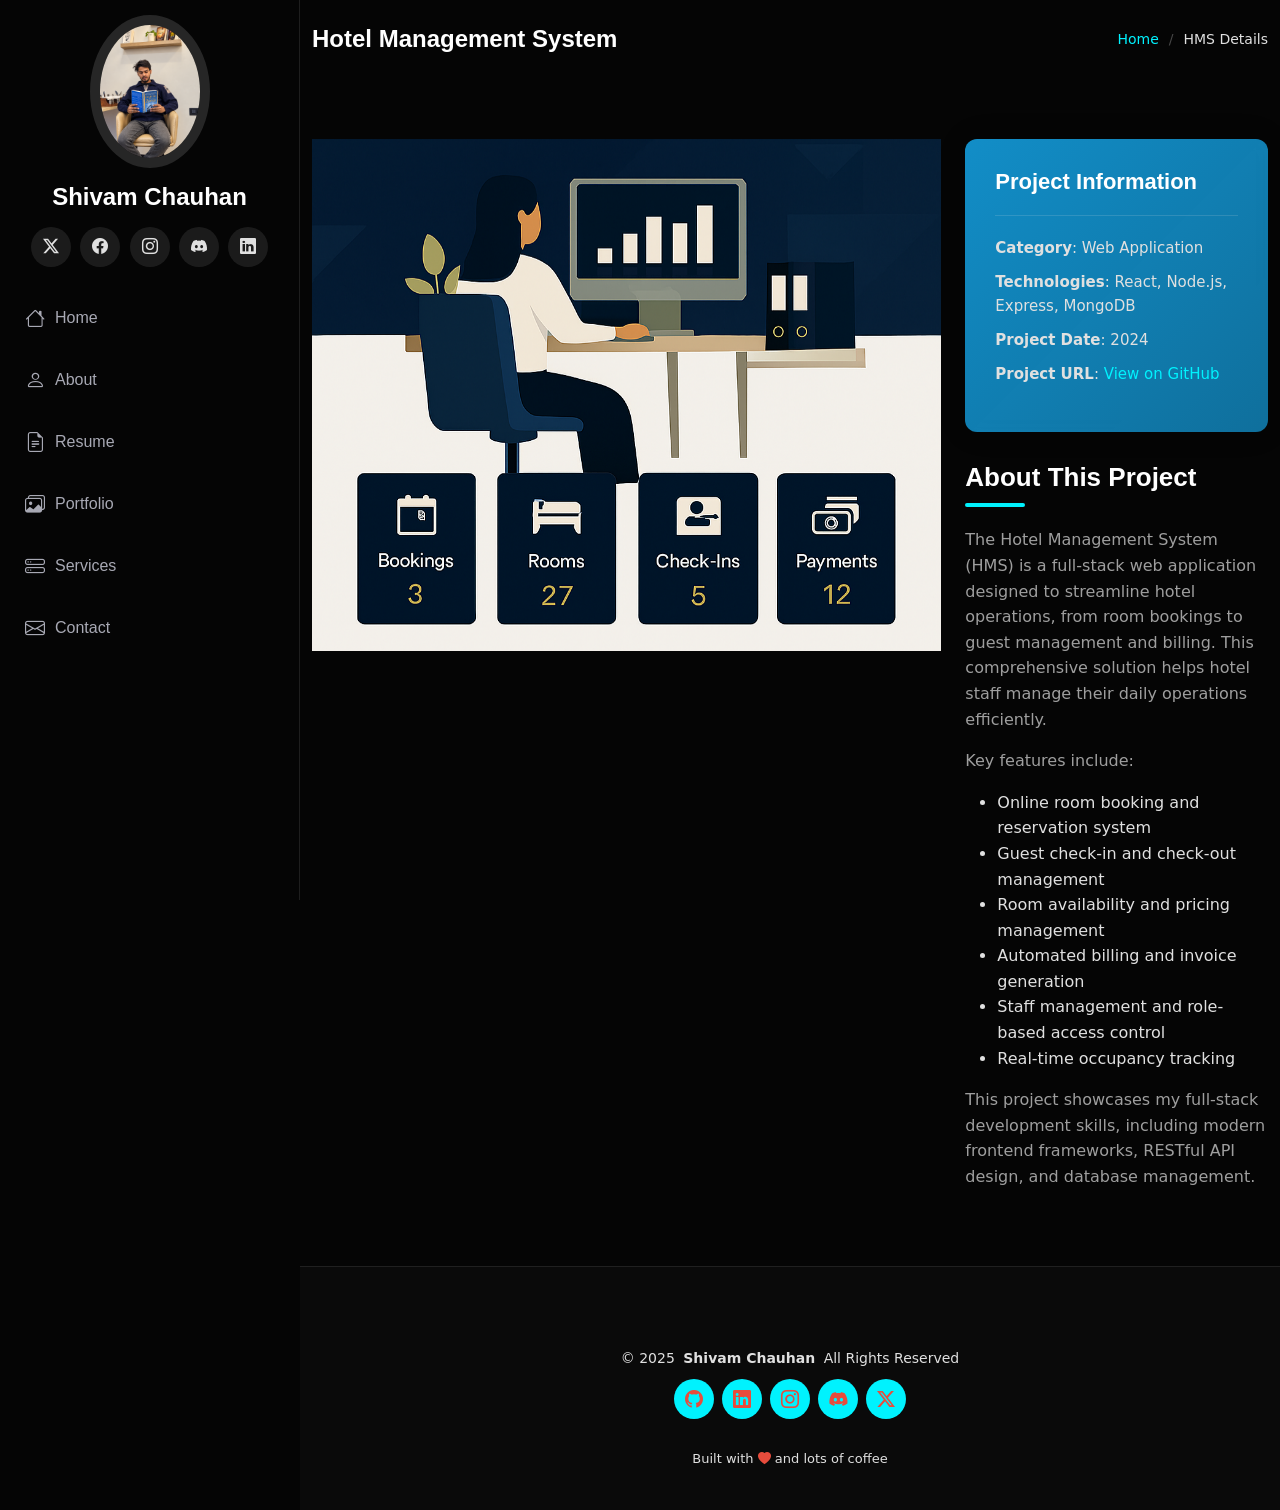
<file: hms-details.html>
<!DOCTYPE html>
<html lang="en">

<head>
  <meta charset="utf-8">
  <meta content="width=device-width, initial-scale=1.0" name="viewport">
  <title>Hotel Management System - Shivam Chauhan</title>
  <meta content="" name="description">
  <meta content="" name="keywords">

  <!-- Favicons -->
  <link href="assets/img/favicon.png" rel="icon">
  <link href="assets/img/apple-touch-icon.png" rel="apple-touch-icon">

  <!-- Fonts -->
  <link href="https://fonts.googleapis.com" rel="preconnect">
  <link href="https://fonts.gstatic.com" rel="preconnect" crossorigin>
  <link href="https://fonts.googleapis.com/css2?family=Roboto:ital,wght@0,100;0,300;0,400;0,500;0,700;0,900;1,100;1,300;1,400;1,500;1,700;1,900&family=Poppins:ital,wght@0,100;0,200;0,300;0,400;0,500;0,600;0,700;0,800;0,900;1,100;1,200;1,300;1,400;1,500;1,600;1,700;1,800;1,900&family=Raleway:ital,wght@0,100;0,200;0,300;0,400;0,500;0,600;0,700;0,800;0,900;1,100;1,200;1,300;1,400;1,500;1,600;1,700;1,800;1,900&display=swap" rel="stylesheet">

  <!-- Vendor CSS Files -->
  <link href="assets/vendor/bootstrap/css/bootstrap.min.css" rel="stylesheet">
  <link href="assets/vendor/bootstrap-icons/bootstrap-icons.css" rel="stylesheet">
  <link href="assets/vendor/aos/aos.css" rel="stylesheet">
  <link href="assets/vendor/glightbox/css/glightbox.min.css" rel="stylesheet">
  <link href="assets/vendor/swiper/swiper-bundle.min.css" rel="stylesheet">

  <!-- Main CSS File -->
  <link href="assets/css/main.css" rel="stylesheet">
</head>

<body class="portfolio-details-page">

  <header id="header" class="header dark-background d-flex flex-column">
    <i class="header-toggle d-xl-none bi bi-list"></i>

    <div class="profile-img">
      <img src="assets/img/my-profile-img.jpg" alt="" class="img-fluid rounded-circle">
    </div>

    <a href="index.html" class="logo d-flex align-items-center justify-content-center">
      <h1 class="sitename">Shivam Chauhan</h1>
    </a>

    <div class="social-links text-center">
      <a href="https://x.com/sibbu464" class="twitter"><i class="bi bi-twitter-x"></i></a>
      <a href="#" class="facebook"><i class="bi bi-facebook"></i></a>
      <a href="https://www.instagram.com/shiv_eden"><i class="bi bi-instagram"></i></a>
      <a href="https://discord.com/users/shivam0-01" class="google-plus"><i class="bi bi-discord"></i></a>
      <a href="https://www.linkedin.com/in/shivam2306" class="linkedin"><i class="bi bi-linkedin"></i></a>
    </div>

    <nav id="navmenu" class="navmenu">
      <ul>
        <li><a href="index.html#hero"><i class="bi bi-house navicon"></i>Home</a></li>
        <li><a href="index.html#about"><i class="bi bi-person navicon"></i> About</a></li>
        <li><a href="index.html#resume"><i class="bi bi-file-earmark-text navicon"></i> Resume</a></li>
        <li><a href="index.html#portfolio"><i class="bi bi-images navicon"></i> Portfolio</a></li>
        <li><a href="index.html#services"><i class="bi bi-hdd-stack navicon"></i> Services</a></li>
        <li><a href="index.html#contact"><i class="bi bi-envelope navicon"></i> Contact</a></li>
      </ul>
    </nav>

  </header>

  <main class="main">

    <!-- Page Title -->
    <div class="page-title dark-background">
      <div class="container d-lg-flex justify-content-between align-items-center">
        <h1 class="mb-2 mb-lg-0">Hotel Management System</h1>
        <nav class="breadcrumbs">
          <ol>
            <li><a href="index.html">Home</a></li>
            <li class="current">HMS Details</li>
          </ol>
        </nav>
      </div>
    </div><!-- End Page Title -->

    <!-- Portfolio Details Section -->
    <section id="portfolio-details" class="portfolio-details section">

      <div class="container" data-aos="fade-up" data-aos-delay="100">

        <div class="row gy-4">

          <div class="col-lg-8">
            <div class="portfolio-details-slider swiper init-swiper">

              <script type="application/json" class="swiper-config">
                {
                  "loop": true,
                  "speed": 600,
                  "autoplay": {
                    "delay": 5000
                  },
                  "slidesPerView": "auto",
                  "pagination": {
                    "el": ".swiper-pagination",
                    "type": "bullets",
                    "clickable": true
                  }
                }
              </script>

              <div class="swiper-wrapper align-items-center">

                <div class="swiper-slide">
                  <img src="assets/img/portfolio/HMS-1.png" alt="HMS Screenshot">
                </div>

              </div>
              <div class="swiper-pagination"></div>
            </div>
          </div>

          <div class="col-lg-4">
            <div class="portfolio-info" data-aos="fade-up" data-aos-delay="200">
              <h3>Project Information</h3>
              <ul>
                <li><strong>Category</strong>: Web Application</li>
                <li><strong>Technologies</strong>: React, Node.js, Express, MongoDB</li>
                <li><strong>Project Date</strong>: 2024</li>
                <li><strong>Project URL</strong>: <a href="https://github.com/shiv0-6" target="_blank">View on GitHub</a></li>
              </ul>
            </div>
            <div class="portfolio-description" data-aos="fade-up" data-aos-delay="300">
              <h2>About This Project</h2>
              <p>
                The Hotel Management System (HMS) is a full-stack web application designed to streamline hotel operations, from room bookings to guest management and billing. This comprehensive solution helps hotel staff manage their daily operations efficiently.
              </p>
              <p>
                Key features include:
              </p>
              <ul>
                <li>Online room booking and reservation system</li>
                <li>Guest check-in and check-out management</li>
                <li>Room availability and pricing management</li>
                <li>Automated billing and invoice generation</li>
                <li>Staff management and role-based access control</li>
                <li>Real-time occupancy tracking</li>
              </ul>
              <p>
                This project showcases my full-stack development skills, including modern frontend frameworks, RESTful API design, and database management.
              </p>
            </div>
          </div>

        </div>

      </div>

    </section><!-- /Portfolio Details Section -->

  </main>

  <footer id="footer" class="footer position-relative light-background">
    <div class="container">
      <div class="copyright">
        <span>© 2025 </span> <strong class="px-1 sitename">Shivam Chauhan</strong> <span>All Rights Reserved</span>
      </div>
      <div class="credits">
        <div class="social-links d-flex justify-content-center">
          <a href="https://github.com/shiv0-6"><i class="bi bi-github"></i></a>
          <a href="https://www.linkedin.com/in/shivam2306"><i class="bi bi-linkedin"></i></a>
          <a href="https://www.instagram.com/shiv_eden"><i class="bi bi-instagram"></i></a>
          <a href="https://discord.com/users/shivam0-01"><i class="bi bi-discord"></i></a>
          <a href="https://x.com/sibbu464"><i class="bi bi-twitter-x"></i></a>
        </div>
        <div class="credits">
          Built with <i class="bi bi-heart-fill"></i> and lots of coffee
        </div>
      </div>
    </div>
  </footer>

  <!-- Scroll Top -->
  <a href="#" id="scroll-top" class="scroll-top d-flex align-items-center justify-content-center"><i class="bi bi-arrow-up-short"></i></a>

  <!-- Preloader -->
  <div id="preloader"></div>

  <!-- Vendor JS Files -->
  <script src="assets/vendor/bootstrap/js/bootstrap.bundle.min.js"></script>
  <script src="assets/vendor/php-email-form/validate.js"></script>
  <script src="assets/vendor/aos/aos.js"></script>
  <script src="assets/vendor/typed.js/typed.umd.js"></script>
  <script src="assets/vendor/purecounter/purecounter_vanilla.js"></script>
  <script src="assets/vendor/waypoints/noframework.waypoints.js"></script>
  <script src="assets/vendor/glightbox/js/glightbox.min.js"></script>
  <script src="assets/vendor/imagesloaded/imagesloaded.pkgd.min.js"></script>
  <script src="assets/vendor/isotope-layout/isotope.pkgd.min.js"></script>
  <script src="assets/vendor/swiper/swiper-bundle.min.js"></script>

  <!-- Main JS File -->
  <script src="assets/js/main.js"></script>

</body>

</html>
</file>
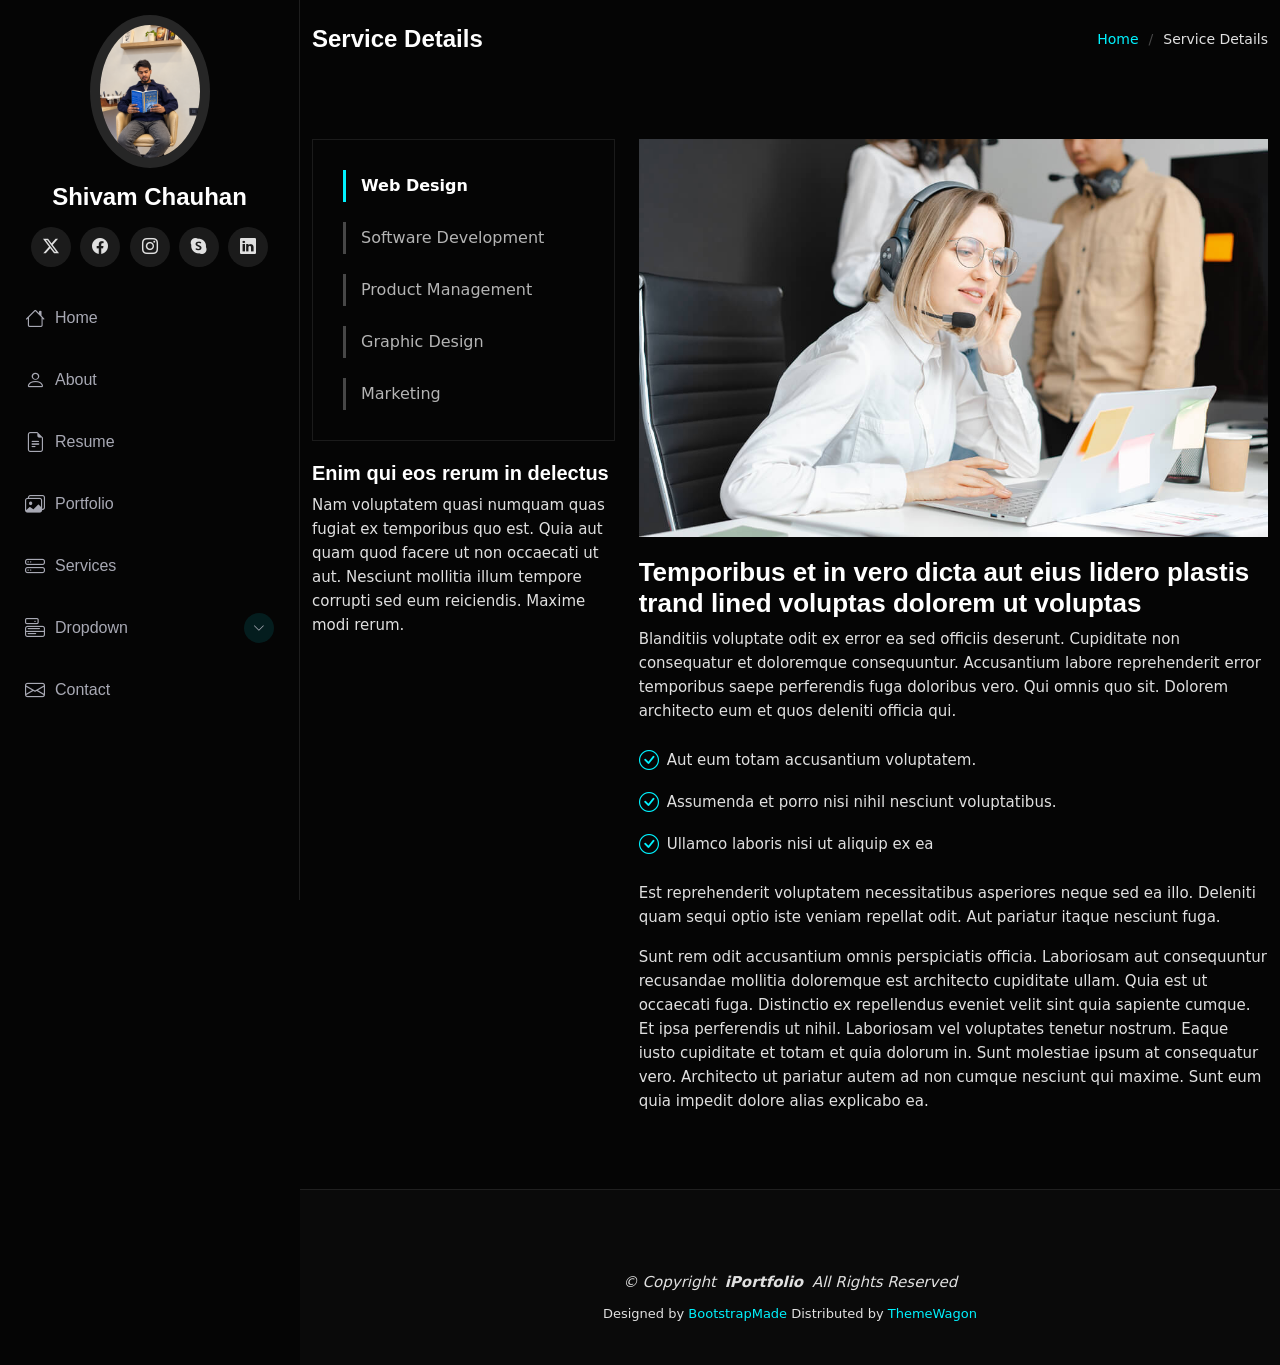
<file: service-details.html>
<!DOCTYPE html>
<html lang="en">

<head>
  <meta charset="utf-8">
  <meta content="width=device-width, initial-scale=1.0" name="viewport">
  <title>Service Details - iPortfolio Bootstrap Template</title>
  <meta content="" name="description">
  <meta content="" name="keywords">

  <!-- Favicons -->
  <link href="assets/img/favicon.png" rel="icon">
  <link href="assets/img/apple-touch-icon.png" rel="apple-touch-icon">

  <!-- Fonts -->
  <link href="https://fonts.googleapis.com" rel="preconnect">
  <link href="https://fonts.gstatic.com" rel="preconnect" crossorigin>
  <link href="https://fonts.googleapis.com/css2?family=Roboto:ital,wght@0,100;0,300;0,400;0,500;0,700;0,900;1,100;1,300;1,400;1,500;1,700;1,900&family=Poppins:ital,wght@0,100;0,200;0,300;0,400;0,500;0,600;0,700;0,800;0,900;1,100;1,200;1,300;1,400;1,500;1,600;1,700;1,800;1,900&family=Raleway:ital,wght@0,100;0,200;0,300;0,400;0,500;0,600;0,700;0,800;0,900;1,100;1,200;1,300;1,400;1,500;1,600;1,700;1,800;1,900&display=swap" rel="stylesheet">

  <!-- Vendor CSS Files -->
  <link href="assets/vendor/bootstrap/css/bootstrap.min.css" rel="stylesheet">
  <link href="assets/vendor/bootstrap-icons/bootstrap-icons.css" rel="stylesheet">
  <link href="assets/vendor/aos/aos.css" rel="stylesheet">
  <link href="assets/vendor/glightbox/css/glightbox.min.css" rel="stylesheet">
  <link href="assets/vendor/swiper/swiper-bundle.min.css" rel="stylesheet">

  <!-- Main CSS File -->
  <link href="assets/css/main.css" rel="stylesheet">

  <!-- =======================================================
  * Template Name: iPortfolio
  * Template URL: https://bootstrapmade.com/iportfolio-bootstrap-portfolio-websites-template/
  * Updated: Jun 29 2024 with Bootstrap v5.3.3
  * Author: BootstrapMade.com
  * License: https://bootstrapmade.com/license/
  ======================================================== -->
</head>

<body class="service-details-page">

  <header id="header" class="header dark-background d-flex flex-column">
    <i class="header-toggle d-xl-none bi bi-list"></i>

    <div class="profile-img">
      <img src="assets/img/my-profile-img.jpg" alt="" class="img-fluid rounded-circle">
    </div>

    <a href="index.html" class="logo d-flex align-items-center justify-content-center">
      <!-- Uncomment the line below if you also wish to use an image logo -->
      <!-- <img src="assets/img/logo.png" alt=""> -->
      <h1 class="sitename">Shivam Chauhan</h1>
    </a>

    <div class="social-links text-center">
      <a href="#" class="twitter"><i class="bi bi-twitter-x"></i></a>
      <a href="#" class="facebook"><i class="bi bi-facebook"></i></a>
      <a href="#" class="instagram"><i class="bi bi-instagram"></i></a>
      <a href="#" class="google-plus"><i class="bi bi-skype"></i></a>
      <a href="#" class="linkedin"><i class="bi bi-linkedin"></i></a>
    </div>

    <nav id="navmenu" class="navmenu">
      <ul>
        <li><a href="#hero"><i class="bi bi-house navicon"></i>Home</a></li>
        <li><a href="#about"><i class="bi bi-person navicon"></i> About</a></li>
        <li><a href="#resume"><i class="bi bi-file-earmark-text navicon"></i> Resume</a></li>
        <li><a href="#portfolio"><i class="bi bi-images navicon"></i> Portfolio</a></li>
        <li><a href="#services"><i class="bi bi-hdd-stack navicon"></i> Services</a></li>
        <li class="dropdown"><a href="#"><i class="bi bi-menu-button navicon"></i> <span>Dropdown</span> <i class="bi bi-chevron-down toggle-dropdown"></i></a>
          <ul>
            <li><a href="#">Dropdown 1</a></li>
            <li class="dropdown"><a href="#"><span>Deep Dropdown</span> <i class="bi bi-chevron-down toggle-dropdown"></i></a>
              <ul>
                <li><a href="#">Deep Dropdown 1</a></li>
                <li><a href="#">Deep Dropdown 2</a></li>
                <li><a href="#">Deep Dropdown 3</a></li>
                <li><a href="#">Deep Dropdown 4</a></li>
                <li><a href="#">Deep Dropdown 5</a></li>
              </ul>
            </li>
            <li><a href="#">Dropdown 2</a></li>
            <li><a href="#">Dropdown 3</a></li>
            <li><a href="#">Dropdown 4</a></li>
          </ul>
        </li>
        <li><a href="#contact"><i class="bi bi-envelope navicon"></i> Contact</a></li>
      </ul>
    </nav>

  </header>

  <main class="main">

    <!-- Page Title -->
    <div class="page-title dark-background">
      <div class="container d-lg-flex justify-content-between align-items-center">
        <h1 class="mb-2 mb-lg-0">Service Details</h1>
        <nav class="breadcrumbs">
          <ol>
            <li><a href="index.html">Home</a></li>
            <li class="current">Service Details</li>
          </ol>
        </nav>
      </div>
    </div><!-- End Page Title -->

    <!-- Service Details Section -->
    <section id="service-details" class="service-details section">

      <div class="container">

        <div class="row gy-4">

          <div class="col-lg-4" data-aos="fade-up" data-aos-delay="100">
            <div class="services-list">
              <a href="#" class="active">Web Design</a>
              <a href="#">Software Development</a>
              <a href="#">Product Management</a>
              <a href="#">Graphic Design</a>
              <a href="#">Marketing</a>
            </div>

            <h4>Enim qui eos rerum in delectus</h4>
            <p>Nam voluptatem quasi numquam quas fugiat ex temporibus quo est. Quia aut quam quod facere ut non occaecati ut aut. Nesciunt mollitia illum tempore corrupti sed eum reiciendis. Maxime modi rerum.</p>
          </div>

          <div class="col-lg-8" data-aos="fade-up" data-aos-delay="200">
            <img src="assets/img/services.jpg" alt="" class="img-fluid services-img">
            <h3>Temporibus et in vero dicta aut eius lidero plastis trand lined voluptas dolorem ut voluptas</h3>
            <p>
              Blanditiis voluptate odit ex error ea sed officiis deserunt. Cupiditate non consequatur et doloremque consequuntur. Accusantium labore reprehenderit error temporibus saepe perferendis fuga doloribus vero. Qui omnis quo sit. Dolorem architecto eum et quos deleniti officia qui.
            </p>
            <ul>
              <li><i class="bi bi-check-circle"></i> <span>Aut eum totam accusantium voluptatem.</span></li>
              <li><i class="bi bi-check-circle"></i> <span>Assumenda et porro nisi nihil nesciunt voluptatibus.</span></li>
              <li><i class="bi bi-check-circle"></i> <span>Ullamco laboris nisi ut aliquip ex ea</span></li>
            </ul>
            <p>
              Est reprehenderit voluptatem necessitatibus asperiores neque sed ea illo. Deleniti quam sequi optio iste veniam repellat odit. Aut pariatur itaque nesciunt fuga.
            </p>
            <p>
              Sunt rem odit accusantium omnis perspiciatis officia. Laboriosam aut consequuntur recusandae mollitia doloremque est architecto cupiditate ullam. Quia est ut occaecati fuga. Distinctio ex repellendus eveniet velit sint quia sapiente cumque. Et ipsa perferendis ut nihil. Laboriosam vel voluptates tenetur nostrum. Eaque iusto cupiditate et totam et quia dolorum in. Sunt molestiae ipsum at consequatur vero. Architecto ut pariatur autem ad non cumque nesciunt qui maxime. Sunt eum quia impedit dolore alias explicabo ea.
            </p>
          </div>

        </div>

      </div>

    </section><!-- /Service Details Section -->

  </main>

  <footer id="footer" class="footer position-relative light-background">

    <div class="container">
      <div class="copyright text-center ">
        <p>© <span>Copyright</span> <strong class="px-1 sitename">iPortfolio</strong> <span>All Rights Reserved</span></p>
      </div>
      <div class="credits">
        <!-- All the links in the footer should remain intact. -->
        <!-- You can delete the links only if you've purchased the pro version. -->
        <!-- Licensing information: https://bootstrapmade.com/license/ -->
        <!-- Purchase the pro version with working PHP/AJAX contact form: [buy-url] -->
        Designed by <a href="https://bootstrapmade.com/">BootstrapMade</a> Distributed by <a href="https://themewagon.com">ThemeWagon</a>
      </div>
    </div>

  </footer>

  <!-- Scroll Top -->
  <a href="#" id="scroll-top" class="scroll-top d-flex align-items-center justify-content-center"><i class="bi bi-arrow-up-short"></i></a>

  <!-- Preloader -->
  <div id="preloader"></div>

  <!-- Vendor JS Files -->
  <script src="assets/vendor/bootstrap/js/bootstrap.bundle.min.js"></script>
  <script src="assets/vendor/php-email-form/validate.js"></script>
  <script src="assets/vendor/aos/aos.js"></script>
  <script src="assets/vendor/typed.js/typed.umd.js"></script>
  <script src="assets/vendor/purecounter/purecounter_vanilla.js"></script>
  <script src="assets/vendor/waypoints/noframework.waypoints.js"></script>
  <script src="assets/vendor/glightbox/js/glightbox.min.js"></script>
  <script src="assets/vendor/imagesloaded/imagesloaded.pkgd.min.js"></script>
  <script src="assets/vendor/isotope-layout/isotope.pkgd.min.js"></script>
  <script src="assets/vendor/swiper/swiper-bundle.min.js"></script>

  <!-- Main JS File -->
  <script src="assets/js/main.js"></script>

</body>

</html>
</file>
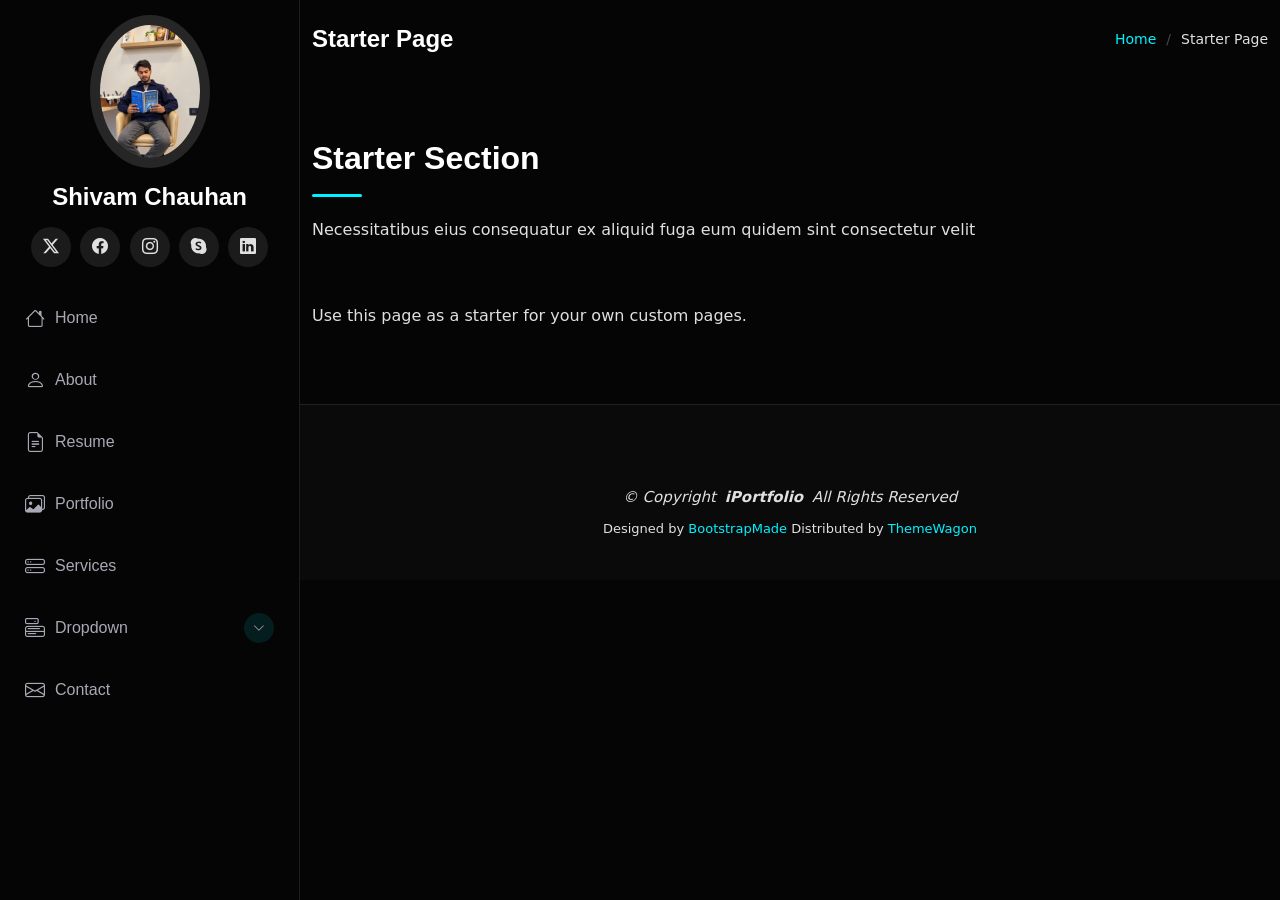
<file: starter-page.html>
<!DOCTYPE html>
<html lang="en">

<head>
  <meta charset="utf-8">
  <meta content="width=device-width, initial-scale=1.0" name="viewport">
  <title>Starter Page - iPortfolio Bootstrap Template</title>
  <meta content="" name="description">
  <meta content="" name="keywords">

  <!-- Favicons -->
  <link href="assets/img/favicon.png" rel="icon">
  <link href="assets/img/apple-touch-icon.png" rel="apple-touch-icon">

  <!-- Fonts -->
  <link href="https://fonts.googleapis.com" rel="preconnect">
  <link href="https://fonts.gstatic.com" rel="preconnect" crossorigin>
  <link href="https://fonts.googleapis.com/css2?family=Roboto:ital,wght@0,100;0,300;0,400;0,500;0,700;0,900;1,100;1,300;1,400;1,500;1,700;1,900&family=Poppins:ital,wght@0,100;0,200;0,300;0,400;0,500;0,600;0,700;0,800;0,900;1,100;1,200;1,300;1,400;1,500;1,600;1,700;1,800;1,900&family=Raleway:ital,wght@0,100;0,200;0,300;0,400;0,500;0,600;0,700;0,800;0,900;1,100;1,200;1,300;1,400;1,500;1,600;1,700;1,800;1,900&display=swap" rel="stylesheet">

  <!-- Vendor CSS Files -->
  <link href="assets/vendor/bootstrap/css/bootstrap.min.css" rel="stylesheet">
  <link href="assets/vendor/bootstrap-icons/bootstrap-icons.css" rel="stylesheet">
  <link href="assets/vendor/aos/aos.css" rel="stylesheet">
  <link href="assets/vendor/glightbox/css/glightbox.min.css" rel="stylesheet">
  <link href="assets/vendor/swiper/swiper-bundle.min.css" rel="stylesheet">

  <!-- Main CSS File -->
  <link href="assets/css/main.css" rel="stylesheet">

  <!-- =======================================================
  * Template Name: iPortfolio
  * Template URL: https://bootstrapmade.com/iportfolio-bootstrap-portfolio-websites-template/
  * Updated: Jun 29 2024 with Bootstrap v5.3.3
  * Author: BootstrapMade.com
  * License: https://bootstrapmade.com/license/
  ======================================================== -->
</head>

<body class="starter-page-page">

  <header id="header" class="header dark-background d-flex flex-column">
    <i class="header-toggle d-xl-none bi bi-list"></i>

    <div class="profile-img">
      <img src="assets/img/my-profile-img.jpg" alt="" class="img-fluid rounded-circle">
    </div>

    <a href="index.html" class="logo d-flex align-items-center justify-content-center">
      <!-- Uncomment the line below if you also wish to use an image logo -->
      <!-- <img src="assets/img/logo.png" alt=""> -->
      <h1 class="sitename">Shivam Chauhan</h1>
    </a>

    <div class="social-links text-center">
      <a href="#" class="twitter"><i class="bi bi-twitter-x"></i></a>
      <a href="#" class="facebook"><i class="bi bi-facebook"></i></a>
      <a href="#" class="instagram"><i class="bi bi-instagram"></i></a>
      <a href="#" class="google-plus"><i class="bi bi-skype"></i></a>
      <a href="#" class="linkedin"><i class="bi bi-linkedin"></i></a>
    </div>

    <nav id="navmenu" class="navmenu">
      <ul>
        <li><a href="#hero"><i class="bi bi-house navicon"></i>Home</a></li>
        <li><a href="#about"><i class="bi bi-person navicon"></i> About</a></li>
        <li><a href="#resume"><i class="bi bi-file-earmark-text navicon"></i> Resume</a></li>
        <li><a href="#portfolio"><i class="bi bi-images navicon"></i> Portfolio</a></li>
        <li><a href="#services"><i class="bi bi-hdd-stack navicon"></i> Services</a></li>
        <li class="dropdown"><a href="#"><i class="bi bi-menu-button navicon"></i> <span>Dropdown</span> <i class="bi bi-chevron-down toggle-dropdown"></i></a>
          <ul>
            <li><a href="#">Dropdown 1</a></li>
            <li class="dropdown"><a href="#"><span>Deep Dropdown</span> <i class="bi bi-chevron-down toggle-dropdown"></i></a>
              <ul>
                <li><a href="#">Deep Dropdown 1</a></li>
                <li><a href="#">Deep Dropdown 2</a></li>
                <li><a href="#">Deep Dropdown 3</a></li>
                <li><a href="#">Deep Dropdown 4</a></li>
                <li><a href="#">Deep Dropdown 5</a></li>
              </ul>
            </li>
            <li><a href="#">Dropdown 2</a></li>
            <li><a href="#">Dropdown 3</a></li>
            <li><a href="#">Dropdown 4</a></li>
          </ul>
        </li>
        <li><a href="#contact"><i class="bi bi-envelope navicon"></i> Contact</a></li>
      </ul>
    </nav>

  </header>

  <main class="main">

    <!-- Page Title -->
    <div class="page-title dark-background">
      <div class="container d-lg-flex justify-content-between align-items-center">
        <h1 class="mb-2 mb-lg-0">Starter Page</h1>
        <nav class="breadcrumbs">
          <ol>
            <li><a href="index.html">Home</a></li>
            <li class="current">Starter Page</li>
          </ol>
        </nav>
      </div>
    </div><!-- End Page Title -->

    <!-- Starter Section Section -->
    <section id="starter-section" class="starter-section section">

      <!-- Section Title -->
      <div class="container section-title" data-aos="fade-up">
        <h2>Starter Section</h2>
        <p>Necessitatibus eius consequatur ex aliquid fuga eum quidem sint consectetur velit</p>
      </div><!-- End Section Title -->

      <div class="container" data-aos="fade-up">
        <p>Use this page as a starter for your own custom pages.</p>
      </div>

    </section><!-- /Starter Section Section -->

  </main>

  <footer id="footer" class="footer position-relative light-background">

    <div class="container">
      <div class="copyright text-center ">
        <p>© <span>Copyright</span> <strong class="px-1 sitename">iPortfolio</strong> <span>All Rights Reserved</span></p>
      </div>
      <div class="credits">
        <!-- All the links in the footer should remain intact. -->
        <!-- You can delete the links only if you've purchased the pro version. -->
        <!-- Licensing information: https://bootstrapmade.com/license/ -->
        <!-- Purchase the pro version with working PHP/AJAX contact form: [buy-url] -->
        Designed by <a href="https://bootstrapmade.com/">BootstrapMade</a> Distributed by <a href="https://themewagon.com">ThemeWagon</a>
      </div>
    </div>

  </footer>

  <!-- Scroll Top -->
  <a href="#" id="scroll-top" class="scroll-top d-flex align-items-center justify-content-center"><i class="bi bi-arrow-up-short"></i></a>

  <!-- Preloader -->
  <div id="preloader"></div>

  <!-- Vendor JS Files -->
  <script src="assets/vendor/bootstrap/js/bootstrap.bundle.min.js"></script>
  <script src="assets/vendor/php-email-form/validate.js"></script>
  <script src="assets/vendor/aos/aos.js"></script>
  <script src="assets/vendor/typed.js/typed.umd.js"></script>
  <script src="assets/vendor/purecounter/purecounter_vanilla.js"></script>
  <script src="assets/vendor/waypoints/noframework.waypoints.js"></script>
  <script src="assets/vendor/glightbox/js/glightbox.min.js"></script>
  <script src="assets/vendor/imagesloaded/imagesloaded.pkgd.min.js"></script>
  <script src="assets/vendor/isotope-layout/isotope.pkgd.min.js"></script>
  <script src="assets/vendor/swiper/swiper-bundle.min.js"></script>

  <!-- Main JS File -->
  <script src="assets/js/main.js"></script>

</body>

</html>
</file>
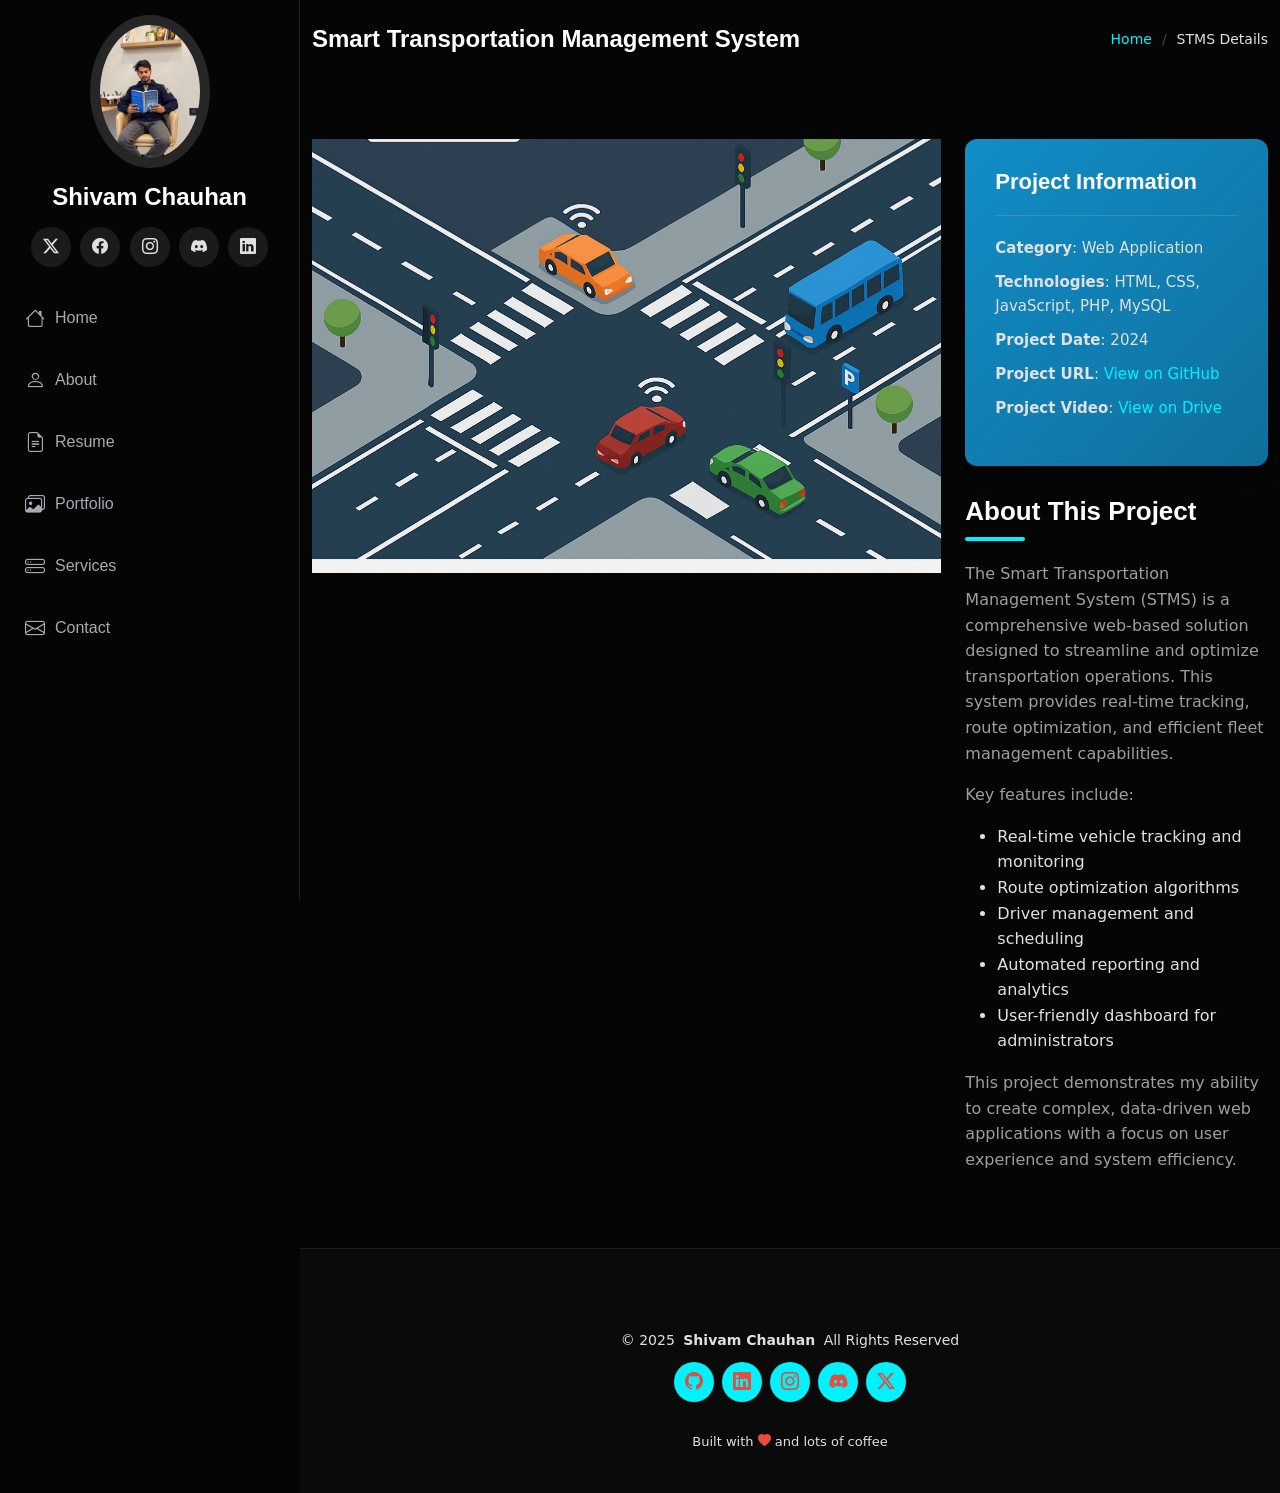
<file: stms-details.html>
<!DOCTYPE html>
<html lang="en">

<head>
  <meta charset="utf-8">
  <meta content="width=device-width, initial-scale=1.0" name="viewport">
  <title>Smart Traffic Management System - Shivam Chauhan</title>
  <meta content="" name="description">
  <meta content="" name="keywords">

  <!-- Favicons -->
  <link href="assets/img/favicon.png" rel="icon">
  <link href="assets/img/apple-touch-icon.png" rel="apple-touch-icon">

  <!-- Fonts -->
  <link href="https://fonts.googleapis.com" rel="preconnect">
  <link href="https://fonts.gstatic.com" rel="preconnect" crossorigin>
  <link href="https://fonts.googleapis.com/css2?family=Roboto:ital,wght@0,100;0,300;0,400;0,500;0,700;0,900;1,100;1,300;1,400;1,500;1,700;1,900&family=Poppins:ital,wght@0,100;0,200;0,300;0,400;0,500;0,600;0,700;0,800;0,900;1,100;1,200;1,300;1,400;1,500;1,600;1,700;1,800;1,900&family=Raleway:ital,wght@0,100;0,200;0,300;0,400;0,500;0,600;0,700;0,800;0,900;1,100;1,200;1,300;1,400;1,500;1,600;1,700;1,800;1,900&display=swap" rel="stylesheet">

  <!-- Vendor CSS Files -->
  <link href="assets/vendor/bootstrap/css/bootstrap.min.css" rel="stylesheet">
  <link href="assets/vendor/bootstrap-icons/bootstrap-icons.css" rel="stylesheet">
  <link href="assets/vendor/aos/aos.css" rel="stylesheet">
  <link href="assets/vendor/glightbox/css/glightbox.min.css" rel="stylesheet">
  <link href="assets/vendor/swiper/swiper-bundle.min.css" rel="stylesheet">

  <!-- Main CSS File -->
  <link href="assets/css/main.css" rel="stylesheet">
</head>

<body class="portfolio-details-page">

  <header id="header" class="header dark-background d-flex flex-column">
    <i class="header-toggle d-xl-none bi bi-list"></i>

    <div class="profile-img">
      <img src="assets/img/my-profile-img.jpg" alt="" class="img-fluid rounded-circle">
    </div>

    <a href="index.html" class="logo d-flex align-items-center justify-content-center">
      <h1 class="sitename">Shivam Chauhan</h1>
    </a>

    <div class="social-links text-center">
      <a href="https://x.com/sibbu464" class="twitter"><i class="bi bi-twitter-x"></i></a>
      <a href="#" class="facebook"><i class="bi bi-facebook"></i></a>
      <a href="https://www.instagram.com/shiv_eden"><i class="bi bi-instagram"></i></a>
      <a href="https://discord.com/users/shivam0-01" class="google-plus"><i class="bi bi-discord"></i></a>
      <a href="https://www.linkedin.com/in/shivam2306" class="linkedin"><i class="bi bi-linkedin"></i></a>
    </div>

    <nav id="navmenu" class="navmenu">
      <ul>
        <li><a href="index.html#hero"><i class="bi bi-house navicon"></i>Home</a></li>
        <li><a href="index.html#about"><i class="bi bi-person navicon"></i> About</a></li>
        <li><a href="index.html#resume"><i class="bi bi-file-earmark-text navicon"></i> Resume</a></li>
        <li><a href="index.html#portfolio"><i class="bi bi-images navicon"></i> Portfolio</a></li>
        <li><a href="index.html#services"><i class="bi bi-hdd-stack navicon"></i> Services</a></li>
        <li><a href="index.html#contact"><i class="bi bi-envelope navicon"></i> Contact</a></li>
      </ul>
    </nav>

  </header>

  <main class="main">

    <!-- Page Title -->
    <div class="page-title dark-background">
      <div class="container d-lg-flex justify-content-between align-items-center">
        <h1 class="mb-2 mb-lg-0">Smart Transportation Management System</h1>
        <nav class="breadcrumbs">
          <ol>
            <li><a href="index.html">Home</a></li>
            <li class="current">STMS Details</li>
          </ol>
        </nav>
      </div>
    </div><!-- End Page Title -->

    <!-- Portfolio Details Section -->
    <section id="portfolio-details" class="portfolio-details section">

      <div class="container" data-aos="fade-up" data-aos-delay="100">

        <div class="row gy-4">

          <div class="col-lg-8">
            <div class="portfolio-details-slider swiper init-swiper">

              <script type="application/json" class="swiper-config">
                {
                  "loop": true,
                  "speed": 600,
                  "autoplay": {
                    "delay": 5000
                  },
                  "slidesPerView": "auto",
                  "pagination": {
                    "el": ".swiper-pagination",
                    "type": "bullets",
                    "clickable": true
                  }
                }
              </script>

              <div class="swiper-wrapper align-items-center">

                <div class="swiper-slide">
                  <img src="assets/img/portfolio/STMS.png" alt="STMS Screenshot">
                </div>

              </div>
              <div class="swiper-pagination"></div>
            </div>
          </div>

          <div class="col-lg-4">
            <div class="portfolio-info" data-aos="fade-up" data-aos-delay="200">
              <h3>Project Information</h3>
              <ul>
                <li><strong>Category</strong>: Web Application</li>
                <li><strong>Technologies</strong>: HTML, CSS, JavaScript, PHP, MySQL</li>
                <li><strong>Project Date</strong>: 2024</li>
                <li><strong>Project URL</strong>: <a href="https://github.com/shiv0-6" target="_blank">View on GitHub</a></li>
                <li><strong>Project Video</strong>: <a href="https://drive.google.com/file/d/1HNMnRamvjBfWqK20NwwSNh7STTCGjJ3j/view?usp=drive_link" target="_blank">View on Drive</a></li>
              </ul>
            </div>
            <div class="portfolio-description" data-aos="fade-up" data-aos-delay="300">
              <h2>About This Project</h2>
              <p>
                The Smart Transportation Management System (STMS) is a comprehensive web-based solution designed to streamline and optimize transportation operations. This system provides real-time tracking, route optimization, and efficient fleet management capabilities.
              </p>
              <p>
                Key features include:
              </p>
              <ul>
                <li>Real-time vehicle tracking and monitoring</li>
                <li>Route optimization algorithms</li>
                <li>Driver management and scheduling</li>
                <li>Automated reporting and analytics</li>
                <li>User-friendly dashboard for administrators</li>
              </ul>
              <p>
                This project demonstrates my ability to create complex, data-driven web applications with a focus on user experience and system efficiency.
              </p>
            </div>
          </div>

        </div>

      </div>

    </section><!-- /Portfolio Details Section -->

  </main>

  <footer id="footer" class="footer position-relative light-background">
    <div class="container">
      <div class="copyright">
        <span>© 2025 </span> <strong class="px-1 sitename">Shivam Chauhan</strong> <span>All Rights Reserved</span>
      </div>
      <div class="credits">
        <div class="social-links d-flex justify-content-center">
          <a href="https://github.com/shiv0-6"><i class="bi bi-github"></i></a>
          <a href="https://www.linkedin.com/in/shivam2306"><i class="bi bi-linkedin"></i></a>
          <a href="https://www.instagram.com/shiv_eden"><i class="bi bi-instagram"></i></a>
          <a href="https://discord.com/users/shivam0-01"><i class="bi bi-discord"></i></a>
          <a href="https://x.com/sibbu464"><i class="bi bi-twitter-x"></i></a>
        </div>
        <div class="credits">
          Built with <i class="bi bi-heart-fill"></i> and lots of coffee
        </div>
      </div>
    </div>
  </footer>

  <!-- Scroll Top -->
  <a href="#" id="scroll-top" class="scroll-top d-flex align-items-center justify-content-center"><i class="bi bi-arrow-up-short"></i></a>

  <!-- Preloader -->
  <div id="preloader"></div>

  <!-- Vendor JS Files -->
  <script src="assets/vendor/bootstrap/js/bootstrap.bundle.min.js"></script>
  <script src="assets/vendor/php-email-form/validate.js"></script>
  <script src="assets/vendor/aos/aos.js"></script>
  <script src="assets/vendor/typed.js/typed.umd.js"></script>
  <script src="assets/vendor/purecounter/purecounter_vanilla.js"></script>
  <script src="assets/vendor/waypoints/noframework.waypoints.js"></script>
  <script src="assets/vendor/glightbox/js/glightbox.min.js"></script>
  <script src="assets/vendor/imagesloaded/imagesloaded.pkgd.min.js"></script>
  <script src="assets/vendor/isotope-layout/isotope.pkgd.min.js"></script>
  <script src="assets/vendor/swiper/swiper-bundle.min.js"></script>

  <!-- Main JS File -->
  <script src="assets/js/main.js"></script>

</body>

</html>
</file>
<file: assets/css/main.css>
/**
* Template Name: iPortfolio
* Template URL: https://bootstrapmade.com/iportfolio-bootstrap-portfolio-websites-template/
* Updated: Jun 29 2024 with Bootstrap v5.3.3
* Author: BootstrapMade.com
* License: https://bootstrapmade.com/license/
*/

/*--------------------------------------------------------------
# Font & Color Variables
# Help: https://bootstrapmade.com/color-system/
--------------------------------------------------------------*/
/* Fonts */
:root {
  --default-font: "Inter",  system-ui, -apple-system, "Segoe UI", Roboto, "Helvetica Neue", Arial, "Noto Sans", "Liberation Sans", sans-serif, "Apple Color Emoji", "Segoe UI Emoji", "Segoe UI Symbol", "Noto Color Emoji";
  --heading-font: "Outfit",  sans-serif;
  --nav-font: "Outfit",  sans-serif;
}

/* Global Colors */
:root { 
  --accent-color: #00f2fe;
  --accent-secondary: #4facfe;
  --contrast-color: #ffffff;
}

body.dark-theme {
  --background-color: #050505;
  --secondary-background: #0a0a0a;
  --default-color: #e0e0e0;
  --heading-color: #ffffff;
  --surface-color: rgba(255, 255, 255, 0.05);
  --glass-border: rgba(255, 255, 255, 0.1);
  --nav-color: #a8a9b4;
  --nav-hover-color: #00f2fe;
  --nav-dropdown-background-color: #0a0a0a;
  --nav-dropdown-color: #a8a9b4;
  --nav-dropdown-hover-color: #00f2fe;
  --overlay-color: transparent;
  --accent-text: var(--accent-color);
  --accent-gradient: linear-gradient(to right, #00f2fe, #4facfe);
}

body.light-theme {
  --background-color: #ffffff;
  --secondary-background: #f4f6fd;
  --default-color: #272829;
  --heading-color: #050d18;
  --surface-color: #ffffff;
  --glass-border: rgba(0, 0, 0, 0.1);
  --nav-color: #272829;
  --nav-hover-color: #0563bb;
  --nav-dropdown-background-color: #ffffff;
  --nav-dropdown-color: #272829;
  --nav-dropdown-hover-color: #0563bb;
  --overlay-color: transparent;
  --accent-text: #0563bb;
  --accent-gradient: linear-gradient(to right, #0563bb, #007bff);
}

.light-background {
  background-color: var(--secondary-background) !important;
}

.dark-background {
  background-color: var(--background-color) !important;
}

/* Smooth scroll */
:root {
  scroll-behavior: smooth;
}

/*--------------------------------------------------------------
# General Styling & Shared Classes
--------------------------------------------------------------*/
body {
  color: var(--default-color);
  background-color: var(--background-color);
  font-family: var(--default-font);
  line-height: 1.6;
}

/* Custom Scrollbar */
::-webkit-scrollbar {
  width: 8px;
}

::-webkit-scrollbar-track {
  background: var(--background-color);
}

::-webkit-scrollbar-thumb {
  background: var(--surface-color);
  border-radius: 10px;
  border: 2px solid var(--background-color);
}

::-webkit-scrollbar-thumb:hover {
  background: var(--accent-color);
}

/* Glassmorphism Utility */
/* Glassmorphism & Card Utility */
.glass-card {
  background: var(--surface-color);
  backdrop-filter: blur(10px);
  border: 1px solid var(--glass-border);
  border-radius: 15px;
  padding: 30px;
  transition: all 0.3s ease;
}

body.light-theme .glass-card {
  box-shadow: 0 5px 25px rgba(0, 0, 0, 0.05);
}

.glass-card:hover {
  transform: translateY(-2px);
  box-shadow: 0 8px 20px rgba(0, 0, 0, 0.4);
  border-color: rgba(255, 255, 255, 0.2);
}

body.light-theme .glass-card:hover {
  box-shadow: 0 8px 20px rgba(0, 0, 0, 0.08);
  border-color: rgba(0, 0, 0, 0.2);
}

a {
  color: var(--accent-color);
  text-decoration: none;
  transition: 0.3s;
}

a:hover {
  color: color-mix(in srgb, var(--accent-color), transparent 25%);
  text-decoration: none;
}

h1,
h2,
h3,
h4,
h5,
h6 {
  color: var(--heading-color);
  font-family: var(--heading-font);
}

/* PHP Email Form Messages
------------------------------*/
.text-accent {
  color: var(--accent-color) !important;
}

.php-email-form .error-message {
  display: none;
  background: #df1529;
  color: #ffffff;
  text-align: left;
  padding: 15px;
  margin-bottom: 24px;
  font-weight: 600;
}

.php-email-form .sent-message {
  display: none;
  color: #ffffff;
  background: #059652;
  text-align: center;
  padding: 15px;
  margin-bottom: 24px;
  font-weight: 600;
}

.php-email-form .loading {
  display: none;
  background: var(--surface-color);
  text-align: center;
  padding: 15px;
  margin-bottom: 24px;
}

.php-email-form .loading:before {
  content: "";
  display: inline-block;
  border-radius: 50%;
  width: 24px;
  height: 24px;
  margin: 0 10px -6px 0;
  border: 3px solid var(--accent-color);
  border-top-color: var(--surface-color);
  animation: php-email-form-loading 1s linear infinite;
}

@keyframes php-email-form-loading {
  0% {
    transform: rotate(0deg);
  }

  100% {
    transform: rotate(360deg);
  }
}

/*--------------------------------------------------------------
# Global Header
--------------------------------------------------------------*/
.header {
  color: var(--default-color);
  background-color: color-mix(in srgb, var(--background-color), transparent 15%);
  backdrop-filter: blur(15px);
  position: fixed;
  top: 0;
  left: 0;
  bottom: 0;
  padding: 0 15px;
  width: 300px;
  transition: all ease-in-out 0.3s;
  overflow-y: auto;
  z-index: 997;
  border-right: 1px solid var(--glass-border);
}

.header .profile-img img {
  margin: 15px auto;
  display: block;
  width: 120px;
  border: 10px solid color-mix(in srgb, var(--default-color), transparent 85%);
}
.header .logo {
  line-height: 1;
  margin-bottom: 15px;
}

.header .logo img {
  max-height: 32px;
  margin-right: 8px;
}

.header .logo h1 {
  font-size: 24px;
  margin: 0;
  font-weight: 700;
  color: var(--heading-color);
}

.theme-toggle {
  position: absolute;
  top: 15px;
  right: 15px;
  width: 40px;
  height: 40px;
  background: var(--surface-color);
  border: 1px solid var(--glass-border);
  border-radius: 50%;
  display: flex;
  align-items: center;
  justify-content: center;
  cursor: pointer;
  transition: 0.3s;
  z-index: 1000;
}

.theme-toggle:hover {
  background: var(--accent-color);
  color: #050505;
  transform: rotate(20deg);
}

.header .social-links {
  margin: 0 0 20px 0;
}

.header .social-links a {
  font-size: 16px;
  display: inline-flex;
  align-items: center;
  justify-content: center;
  background: color-mix(in srgb, var(--default-color), transparent 90%);
  color: var(--default-color);
  margin: 0 2px;
  border-radius: 50%;
  text-align: center;
  width: 40px;
  height: 40px;
  transition: 0.3s;
}

.header .social-links a:hover {
  color: var(--contrast-color);
  background: var(--accent-color);
}

@media (min-width: 1200px) {

  .header~main,
  .header~#footer {
    margin-left: 300px;
  }
}

@media (max-width: 1199px) {
  .header {
    left: -100%;
  }
}

.header.header-show {
  left: 0;
}

.header .header-toggle {
  color: var(--contrast-color);
  background-color: var(--accent-color);
  font-size: 22px;
  display: flex;
  align-items: center;
  justify-content: center;
  width: 40px;
  height: 40px;
  border-radius: 50%;
  cursor: pointer;
  position: fixed;
  top: 15px;
  right: 15px;
  z-index: 9999;
  transition: background-color 0.3s;
}

.header .header-toggle:hover {
  color: var(--contrast-color);
  background-color: color-mix(in srgb, var(--accent-color) 90%, white 15%);
}

/*--------------------------------------------------------------
# Navigation Menu
--------------------------------------------------------------*/
.mobile-nav-toggle {
  display: none;
}

.navmenu {
  padding: 0;
  z-index: 9997;
}

.navmenu ul {
  list-style: none;
  padding: 0 0 20px 0;
  margin: 0;
}

.navmenu a,
.navmenu a:focus {
  color: var(--nav-color);
  padding: 15px 10px;
  font-family: var(--nav-font);
  font-size: 16px;
  font-weight: 400;
  display: flex;
  align-items: center;
  white-space: nowrap;
  transition: 0.3s;
  width: 100%;
}

.navmenu a .navicon,
.navmenu a:focus .navicon {
  font-size: 20px;
  margin-right: 10px;
}

.navmenu a .toggle-dropdown,
.navmenu a:focus .toggle-dropdown {
  font-size: 12px;
  line-height: 0;
  margin-left: auto;
  width: 30px;
  height: 30px;
  display: flex;
  align-items: center;
  justify-content: center;
  border-radius: 50%;
  transition: 0.3s;
  flex-shrink: 0;
  background-color: color-mix(in srgb, var(--accent-color), transparent 90%);
}

.navmenu a .toggle-dropdown:hover,
.navmenu a:focus .toggle-dropdown:hover {
  background-color: var(--accent-color);
  color: var(--contrast-color);
}

.navmenu a:hover,
.navmenu .active,
.navmenu .active:focus {
  color: var(--nav-hover-color);
  background: rgba(0, 242, 254, 0.05);
  border-radius: 10px;
}

.navmenu a:hover .navicon,
.navmenu .active .navicon,
.navmenu .active:focus .navicon {
  color: var(--accent-color);
  text-shadow: 0 0 10px rgba(0, 242, 254, 0.5);
}

.navmenu .active .toggle-dropdown,
.navmenu .active:focus .toggle-dropdown {
  background-color: var(--accent-color);
  color: var(--contrast-color);
  transform: rotate(180deg);
}

.navmenu .dropdown {
  display: block;
}

.navmenu .dropdown a,
.navmenu .dropdown a:focus {
  color: --nav-dropdown-color;
}

.navmenu .dropdown a:hover,
.navmenu .dropdown .active,
.navmenu .dropdown .active:focus {
  color: var(--nav-dropdown-hover-color);
}

.navmenu .dropdown ul {
  position: static;
  display: none;
  z-index: 99;
  padding: 5px 10px;
  margin: 5px 10px;
  background-color: var(--nav-dropdown-background-color);
  border: 1px solid color-mix(in srgb, var(--default-color), transparent 90%);
  box-shadow: none;
  transition: all 0.5s ease-in-out;
}

.navmenu .dropdown ul ul {
  background-color: rgba(33, 37, 41, 0.1);
}

.navmenu .dropdown>.dropdown-active {
  display: block;
  background-color: rgba(33, 37, 41, 0.03);
}

/*--------------------------------------------------------------
# Global Footer
--------------------------------------------------------------*/
.footer {
  color: var(--default-color);
  background-color: var(--background-color);
  font-size: 14px;
  padding: 40px 0;
  position: relative;
  border-top: 1px solid color-mix(in srgb, var(--default-color), transparent 90%);
}

.footer .copyright p {
  margin-bottom: 0;
}

.footer .credits {
  margin-top: 4px;
  font-size: 13px;
  text-align: center;
}

/*--------------------------------------------------------------
# Preloader
--------------------------------------------------------------*/
#preloader {
  position: fixed;
  inset: 0;
  z-index: 999999;
  overflow: hidden;
  background: var(--background-color);
  transition: all 0.6s ease-out;
  display: flex;
  align-items: center;
  justify-content: center;
}

#preloader:before {
  content: "";
  border: 6px solid #ffffff;
  border-color: var(--accent-color) transparent var(--accent-color) transparent;
  border-radius: 50%;
  width: 60px;
  height: 60px;
  animation: animate-preloader 1.5s linear infinite;
}

@keyframes animate-preloader {
  0% {
    transform: rotate(0deg);
  }

  100% {
    transform: rotate(360deg);
  }
}

/*--------------------------------------------------------------
# Scroll Top Button
--------------------------------------------------------------*/
.scroll-top {
  position: fixed;
  visibility: hidden;
  opacity: 0;
  right: 15px;
  bottom: -15px;
  z-index: 99999;
  background-color: var(--accent-color);
  width: 44px;
  height: 44px;
  border-radius: 50px;
  transition: all 0.4s;
}

.scroll-top i {
  font-size: 24px;
  color: var(--contrast-color);
  line-height: 0;
}

.scroll-top:hover {
  background-color: color-mix(in srgb, var(--accent-color), transparent 20%);
  color: var(--contrast-color);
}

.scroll-top.active {
  visibility: visible;
  opacity: 1;
  bottom: 15px;
}

/*--------------------------------------------------------------
# Disable aos animation delay on mobile devices
--------------------------------------------------------------*/
@media screen and (max-width: 768px) {
  [data-aos-delay] {
    transition-delay: 0 !important;
  }
}

/*--------------------------------------------------------------
# Global Page Titles & Breadcrumbs
--------------------------------------------------------------*/
.page-title {
  color: var(--default-color);
  background-color: var(--background-color);
  padding: 25px 0;
  position: relative;
}

.page-title h1 {
  font-size: 24px;
  font-weight: 700;
}

.page-title .breadcrumbs ol {
  display: flex;
  flex-wrap: wrap;
  list-style: none;
  padding: 0;
  margin: 0;
  font-size: 14px;
  font-weight: 400;
}

.page-title .breadcrumbs ol li+li {
  padding-left: 10px;
}

.page-title .breadcrumbs ol li+li::before {
  content: "/";
  display: inline-block;
  padding-right: 10px;
  color: color-mix(in srgb, var(--default-color), transparent 70%);
}

/*--------------------------------------------------------------
# Global Sections
--------------------------------------------------------------*/
section,
.section {
  color: var(--default-color);
  background-color: var(--background-color);
  padding: 60px 0;
  overflow: clip;
}

/*--------------------------------------------------------------
# Global Section Titles
--------------------------------------------------------------*/
.section-title {
  padding-bottom: 60px;
  position: relative;
}

.section-title h2 {
  font-size: 32px;
  font-weight: 700;
  margin-bottom: 20px;
  padding-bottom: 20px;
  position: relative;
}

.section-title h2:after {
  content: "";
  position: absolute;
  display: block;
  width: 50px;
  height: 3px;
  background: var(--accent-color);
  left: 0;
  bottom: 0;
}

.section-title p {
  margin-bottom: 0;
}

/*--------------------------------------------------------------
# Hero Section
--------------------------------------------------------------*/
.hero {
  width: 100%;
  min-height: 100vh;
  position: relative;
  padding: 80px 0;
  display: flex;
  align-items: center;
  justify-content: center;
}

.hero .hero-bg {
  position: absolute;
  inset: 0;
  display: block;
  width: 100%;
  height: 100%;
  object-fit: cover;
  z-index: 1;
  filter: none !important;
  backdrop-filter: none !important;
  transition: none !important;
}

.hero:before {
  content: "";
  background: var(--overlay-color);
  backdrop-filter: none !important;
  filter: none !important;
  position: absolute;
  inset: 0;
  z-index: 2;
}

.hero .container {
  position: relative;
  z-index: 3;
}

.hero h2 {
  margin: 0;
  font-size: 72px;
  font-weight: 800;
  background: var(--accent-gradient);
  -webkit-background-clip: text;
  -webkit-text-fill-color: transparent;
  margin-bottom: 15px;
  filter: drop-shadow(0 2px 10px rgba(0,0,0,0.3));
}

.hero p {
  margin: 5px 0 0 0;
  font-size: 26px;
  color: var(--default-color);
  text-shadow: 0 2px 10px rgba(0,0,0,0.5);
}

.hero p span {
  letter-spacing: 1px;
  border-bottom: 2px solid var(--accent-color);
  color: var(--heading-color);
  font-weight: 600;
}

.hero .social-links {
  margin-top: 25px;
}

.hero .social-links a {
  font-size: 24px;
  display: inline-block;
  color: color-mix(in srgb, var(--default-color), transparent 50%);
  line-height: 1;
  margin-right: 20px;
  transition: 0.3s;
}

.hero .social-links a:hover {
  color: var(--accent-color);
}

.btn-hero {
  display: inline-block;
  padding: 12px 30px;
  background: linear-gradient(45deg, var(--accent-color), var(--accent-secondary));
  color: #050505;
  font-weight: 600;
  border-radius: 50px;
  margin-right: 15px;
  transition: 0.3s;
  box-shadow: 0 5px 15px rgba(0, 242, 254, 0.3);
}

.btn-hero:hover {
  transform: translateY(-2px);
  box-shadow: 0 5px 15px rgba(0, 0, 0, 0.3);
  color: #050505;
}

.btn-hero.secondary {
  background: transparent;
  border: 2px solid var(--accent-color);
  color: var(--accent-text);
  box-shadow: none;
}

.btn-hero.secondary:hover {
  background: var(--accent-color);
  color: #050505;
  box-shadow: 0 5px 15px rgba(0, 0, 0, 0.3);
  border-color: var(--accent-color);
}

body.light-theme .btn-hero.secondary:hover {
  background: var(--accent-text);
  color: #ffffff;
  box-shadow: 0 5px 15px rgba(0, 0, 0, 0.15);
  border-color: var(--accent-text);
}

.btn-hero.outline {
  background: transparent;
  border: 2px dashed var(--accent-color);
  color: var(--accent-text);
  box-shadow: none;
}

.btn-hero.outline:hover {
  background: rgba(0, 242, 254, 0.05);
  border-style: solid;
  color: var(--accent-color);
  transform: translateY(-2px);
  box-shadow: 0 5px 15px rgba(0, 0, 0, 0.2);
}

body.light-theme .btn-hero.outline {
  border-color: var(--accent-text);
}

body.light-theme .btn-hero.outline:hover {
  background: rgba(5, 99, 187, 0.05);
  color: var(--accent-text);
  box-shadow: 0 5px 15px rgba(0, 0, 0, 0.1);
}

/* Resume Download Dropdown */
.hero-actions .dropdown-toggle::after {
  margin-left: 0.5rem;
}

.resume-download-menu {
  min-width: 280px;
  padding: 8px;
  background: var(--secondary-background);
  border: 1px solid var(--glass-border);
  border-radius: 12px;
  box-shadow: 0 10px 30px rgba(0, 0, 0, 0.35);
}

body.light-theme .resume-download-menu {
  box-shadow: 0 10px 30px rgba(0, 0, 0, 0.12);
}

.resume-download-item {
  display: flex;
  align-items: center;
  gap: 12px;
  padding: 12px 14px;
  border-radius: 8px;
  color: var(--default-color);
  white-space: normal;
}

.resume-download-item i {
  display: flex;
  align-items: center;
  justify-content: center;
  width: 36px;
  height: 36px;
  border-radius: 8px;
  background: linear-gradient(45deg, var(--accent-color), var(--accent-secondary));
  color: #050505;
  font-size: 1rem;
  flex-shrink: 0;
}

.resume-download-item span {
  display: flex;
  flex-direction: column;
  min-width: 0;
}

.resume-download-item strong {
  color: var(--heading-color);
  font-size: 0.95rem;
  font-weight: 600;
}

.resume-download-item small {
  color: color-mix(in srgb, var(--default-color), transparent 25%);
  font-size: 0.8rem;
}

.resume-download-item:hover,
.resume-download-item:focus {
  background: color-mix(in srgb, var(--accent-color) 10%, var(--surface-color));
  color: var(--heading-color);
}

.resume-download-item:active {
  background: color-mix(in srgb, var(--accent-color) 15%, var(--surface-color));
  color: var(--heading-color);
}

@media (max-width: 768px) {
  .hero h2 {
    font-size: 32px;
  }

  .hero p {
    font-size: 20px;
  }
}
/*--------------------------------------------------------------
# About Section
--------------------------------------------------------------*/
.about img {
  margin-top: 60px;
}

.about .content h2 {
  font-weight: 700;
  font-size: 24px;
}

.about .content ul {
  list-style: none;
  padding: 0;
}

.about .content ul li {
  margin-bottom: 20px;
  display: flex;
  align-items: center;
}

.about .content ul strong {
  margin-right: 10px;
}

.about .content ul i {
  font-size: 16px;
  margin-right: 5px;
  color: var(--accent-color);
  line-height: 0;
}

/*--------------------------------------------------------------
# Stats Section
--------------------------------------------------------------*/
.stats .stats-item {
  background: var(--surface-color);
  backdrop-filter: blur(10px);
  border: 1px solid var(--glass-border);
  border-radius: 15px;
  padding: 30px;
  width: 100%;
  transition: 0.3s;
}

.stats .stats-item:hover {
  transform: translateY(-5px);
  border-color: var(--accent-color);
}

.stats .stats-item i {
  color: var(--accent-color);
  display: block;
  font-size: 44px;
  float: left;
  line-height: 0;
}

.stats .stats-item .purecounter {
  color: var(--heading-color);
  font-size: 48px;
  line-height: 40px;
  display: block;
  font-weight: 700;
  margin-left: 60px;
}

.stats .stats-item p {
  color: color-mix(in srgb, var(--default-color), transparent 40%);
  padding: 15px 0 0 0;
  margin: 0 0 0 60px;
  font-family: var(--heading-font);
  font-size: 14px;
}

/* Skills Section */
.skill-grid {
  display: grid;
  grid-template-columns: repeat(auto-fill, minmax(200px, 1fr));
  gap: 20px;
}

.skill-chip {
  background: var(--surface-color);
  border: 1px solid var(--glass-border);
  padding: 15px 20px;
  border-radius: 12px;
  display: flex;
  align-items: center;
  justify-content: space-between;
  transition: 0.3s;
}

.skill-chip:hover {
  border-color: var(--accent-color);
  background: rgba(0, 242, 254, 0.05);
  transform: scale(1.05);
}

.skill-chip i {
  color: var(--accent-color);
  font-size: 1.5rem;
}

.skill-chip span {
  font-weight: 600;
  font-family: var(--heading-font);
}

.skill-chip .val {
  font-size: 0.8rem;
  opacity: 0.6;
}

/*--------------------------------------------------------------
# Resume Section
--------------------------------------------------------------*/
.resume .resume-title {
  color: var(--heading-color);
  font-size: 26px;
  font-weight: 700;
  margin-top: 20px;
  margin-bottom: 20px;
}

.resume .resume-item {
  padding: 25px;
  margin-top: 15px;
  margin-bottom: 15px;
  border-left: 2px solid var(--accent-color);
  position: relative;
  background: var(--surface-color);
  backdrop-filter: blur(10px);
  border-radius: 0 15px 15px 0;
  transition: 0.3s;
}

.resume .resume-item:hover {
  background: rgba(255, 255, 255, 0.08);
  transform: translateX(5px);
}

.resume .resume-item h4 {
  line-height: 1.2;
  font-size: 20px;
  font-weight: 700;
  color: var(--accent-color);
  margin-bottom: 10px;
}

.resume .resume-item h5 {
  font-size: 14px;
  padding: 5px 15px;
  display: inline-block;
  font-weight: 600;
  margin-bottom: 10px;
  background: rgba(0, 242, 254, 0.1);
  color: var(--accent-color);
  border-radius: 50px;
}

.resume .resume-item ul {
  padding-left: 20px;
}

.resume .resume-item ul li {
  padding-bottom: 10px;
}

.resume .resume-item:last-child {
  padding-bottom: 0;
}

.resume .resume-item::before {
  content: "";
  position: absolute;
  width: 16px;
  height: 16px;
  border-radius: 50px;
  left: -9px;
  top: 0;
  background: var(--background-color);
  border: 2px solid var(--accent-color);
}

/*--------------------------------------------------------------
# Portfolio Section
--------------------------------------------------------------*/
.portfolio .portfolio-filters {
  padding: 0;
  margin: 0 auto 20px auto;
  list-style: none;
  text-align: center;
}

.portfolio .portfolio-filters li {
  cursor: pointer;
  display: inline-block;
  padding: 8px 20px;
  font-size: 14px;
  font-weight: 500;
  margin: 0 5px;
  line-height: 1;
  text-transform: uppercase;
  margin-bottom: 10px;
  transition: all 0.3s ease-in-out;
  border-radius: 50px;
  background: var(--surface-color);
  border: 1px solid var(--glass-border);
}

.portfolio .portfolio-filters li:hover,
.portfolio .portfolio-filters li.filter-active {
  color: #050505;
  background: var(--accent-color);
  border-color: var(--accent-color);
  box-shadow: 0 5px 15px rgba(0, 242, 254, 0.3);
}

.portfolio .portfolio-filters li:first-child {
  margin-left: 0;
}

.portfolio .portfolio-filters li:last-child {
  margin-right: 0;
}

@media (max-width: 575px) {
  .portfolio .portfolio-filters li {
    font-size: 14px;
    margin: 0 5px;
  }
}

.portfolio .portfolio-content {
  position: relative;
  overflow: hidden;
  border-radius: 8px;
}

.portfolio .portfolio-content img {
  transition: 0.3s;
  display: block;
  width: 100%;
  height: auto;
}

.portfolio .portfolio-content .portfolio-info {
  opacity: 0;
  position: absolute;
  inset: 0;
  z-index: 3;
  transition: all ease-in-out 0.3s;
  background: rgba(5, 13, 24, 0.85);
  backdrop-filter: blur(4px);
  display: flex;
  flex-direction: column;
  justify-content: center;
  align-items: center;
  padding: 15px;
  text-align: center;
}

.portfolio .portfolio-content .portfolio-info h4 {
  font-size: 18px;
  font-weight: 700;
  color: #ffffff;
  margin-bottom: 5px;
}

.portfolio .portfolio-content .portfolio-info p {
  color: rgba(255, 255, 255, 0.7);
  font-size: 13px;
  margin-bottom: 15px;
}

.portfolio .portfolio-content .portfolio-info .preview-link,
.portfolio .portfolio-content .portfolio-info .details-link {
  display: inline-block;
  font-size: 24px;
  color: rgba(255, 255, 255, 0.7);
  transition: 0.3s;
  margin: 0 10px;
  line-height: 1;
}

.portfolio .portfolio-content .portfolio-info .preview-link:hover,
.portfolio .portfolio-content .portfolio-info .details-link:hover {
  color: var(--accent-color);
}

.portfolio .portfolio-content .portfolio-info .details-link {
  font-size: 30px;
}

.portfolio .portfolio-content:hover .portfolio-info {
  opacity: 1;
}

.portfolio .portfolio-content:hover img {
  transform: scale(1.1);
  will-change: transform;
}

.portfolio .portfolio-item {
  will-change: auto;
}

.portfolio .isotope-container {
  will-change: auto;
  min-height: 400px;
}

.portfolio .portfolio-filter-hidden {
  display: none !important;
}

/*--------------------------------------------------------------
# Services Section
--------------------------------------------------------------*/
.services .service-item {
  position: relative;
}

.services .service-item .icon {
  background: var(--accent-color);
  display: flex;
  align-items: center;
  justify-content: center;
  width: 54px;
  height: 54px;
  border-radius: 50%;
  transition: 0.5s;
  border: 1px solid var(--accent-color);
  margin-right: 20px;
}

.services .service-item .icon i {
  color: var(--contrast-color);
  font-size: 24px;
  line-height: 0;
}

.services .service-item:hover .icon {
  background: var(--surface-color);
}

.services .service-item:hover .icon i {
  color: var(--accent-color);
}

.services .service-item .title {
  font-weight: 700;
  margin-bottom: 15px;
  font-size: 18px;
}

.services .service-item .title a {
  color: var(--heading-color);
}

.services .service-item .title a:hover {
  color: var(--accent-color);
}

.services .service-item .description {
  line-height: 24px;
  font-size: 14px;
}

/*--------------------------------------------------------------
# Testimonials Section
--------------------------------------------------------------*/
.testimonials .testimonials-carousel,
.testimonials .testimonials-slider {
  overflow: hidden;
}

.testimonials .testimonial-item {
  box-sizing: content-box;
  text-align: center;
  min-height: 320px;
}

.testimonials .testimonial-item .testimonial-img {
  width: 90px;
  border-radius: 50%;
  margin: 0 auto;
}

.testimonials .testimonial-item h3 {
  font-size: 18px;
  font-weight: bold;
  margin: 10px 0 5px 0;
}

.testimonials .testimonial-item h4 {
  font-size: 14px;
  color: color-mix(in srgb, var(--default-color), transparent 20%);
  margin: 0;
}

.testimonials .testimonial-item .quote-icon-left,
.testimonials .testimonial-item .quote-icon-right {
  color: color-mix(in srgb, var(--accent-color), transparent 40%);
  font-size: 26px;
  line-height: 0;
}

.testimonials .testimonial-item .quote-icon-left {
  display: inline-block;
  left: -5px;
  position: relative;
}

.testimonials .testimonial-item .quote-icon-right {
  display: inline-block;
  right: -5px;
  position: relative;
  top: 10px;
  transform: scale(-1, -1);
}

.testimonials .testimonial-item p {
  font-style: italic;
  margin: 0 15px 15px 15px;
  padding: 20px;
  background-color: var(--surface-color);
  position: relative;
  margin-bottom: 35px;
  border-radius: 6px;
  box-shadow: 0px 2px 15px rgba(0, 0, 0, 0.1);
}

.testimonials .testimonial-item p::after {
  content: "";
  width: 0;
  height: 0;
  border-top: 20px solid var(--surface-color);
  border-right: 20px solid transparent;
  border-left: 20px solid transparent;
  position: absolute;
  bottom: -20px;
  left: calc(50% - 20px);
}

.testimonials .swiper-wrapper {
  height: auto;
}

.testimonials .swiper-pagination {
  margin-top: 40px;
  position: relative;
}

.testimonials .swiper-pagination .swiper-pagination-bullet {
  width: 12px;
  height: 12px;
  background-color: var(--background-color);
  opacity: 1;
  border: 1px solid var(--accent-color);
}

.testimonials .swiper-pagination .swiper-pagination-bullet-active {
  background-color: var(--accent-color);
}

/*--------------------------------------------------------------
# Contact Section
--------------------------------------------------------------*/
.contact .info-wrap {
  padding: 30px;
}

@media (max-width: 575px) {
  .contact .info-wrap {
    padding: 20px;
  }
}

.contact .info-item {
  margin-bottom: 40px;
}

.contact .info-item i {
  font-size: 20px;
  color: var(--accent-color);
  background: rgba(0, 242, 254, 0.1);
  width: 44px;
  height: 44px;
  display: flex;
  justify-content: center;
  align-items: center;
  border-radius: 50px;
  transition: all 0.3s ease-in-out;
  margin-right: 15px;
}

.contact .info-item h3 {
  padding: 0;
  font-size: 18px;
  font-weight: 700;
  margin-bottom: 5px;
  color: var(--heading-color);
}

.contact .info-item p {
  padding: 0;
  margin-bottom: 0;
  font-size: 14px;
  color: var(--default-color);
  opacity: 0.8;
}

.contact .info-item:hover i {
  background: var(--accent-color);
  color: #050505;
}

.contact .php-email-form {
  padding: 30px;
}

.glass-input {
  background: rgba(255, 255, 255, 0.05) !important;
  border: 1px solid var(--glass-border) !important;
  color: var(--default-color) !important;
  border-radius: 10px !important;
  padding: 12px 15px !important;
  transition: 0.3s !important;
}

.glass-input:focus {
  background: rgba(255, 255, 255, 0.08) !important;
  border-color: var(--accent-color) !important;
  box-shadow: 0 0 15px rgba(0, 242, 254, 0.1) !important;
}

@media (max-width: 575px) {
  .contact .php-email-form {
    padding: 20px;
  }
}

.contact .php-email-form input[type=text],
.contact .php-email-form input[type=email],
.contact .php-email-form textarea {
  font-size: 14px;
  padding: 10px 15px;
  box-shadow: none;
  border-radius: 0;
  color: var(--default-color);
  background-color: var(--surface-color);
  border-color: color-mix(in srgb, var(--default-color), transparent 80%);
}

.contact .php-email-form input[type=text]:focus,
.contact .php-email-form input[type=email]:focus,
.contact .php-email-form textarea:focus {
  border-color: var(--accent-color);
}

.contact .php-email-form input[type=text]::placeholder,
.contact .php-email-form input[type=email]::placeholder,
.contact .php-email-form textarea::placeholder {
  color: color-mix(in srgb, var(--default-color), transparent 70%);
}

.contact .php-email-form button[type=submit] {
  color: var(--contrast-color);
  background: linear-gradient(135deg, var(--accent-color) 0%, #0ea5e9 100%);
  border: 0;
  padding: 12px 35px;
  transition: all 0.4s cubic-bezier(0.25, 0.46, 0.45, 0.94);
  border-radius: 50px;
  font-weight: 600;
  letter-spacing: 0.5px;
  cursor: pointer;
  position: relative;
  overflow: hidden;
}

.contact .php-email-form button[type=submit]:hover {
  background: linear-gradient(135deg, #0ea5e9 0%, var(--accent-color) 100%);
  transform: translateY(-3px);
  box-shadow: 0 10px 30px rgba(20, 157, 221, 0.4);
}

/*--------------------------------------------------------------
# Portfolio Details Section
--------------------------------------------------------------*/
.portfolio-details .portfolio-details-slider img {
  width: 100%;
}

.portfolio-details .portfolio-details-slider .swiper-pagination {
  margin-top: 20px;
  position: relative;
}

.portfolio-details .portfolio-details-slider .swiper-pagination .swiper-pagination-bullet {
  width: 12px;
  height: 12px;
  background-color: color-mix(in srgb, var(--default-color), transparent 85%);
  opacity: 1;
}

.portfolio-details .portfolio-details-slider .swiper-pagination .swiper-pagination-bullet-active {
  background-color: var(--accent-color);
}

.portfolio-details .portfolio-info {
  padding: 30px;
  box-shadow: 0px 0 30px rgba(0, 0, 0, 0.1);
}

.portfolio-details .portfolio-info h3 {
  font-size: 22px;
  font-weight: 700;
  margin-bottom: 20px;
  padding-bottom: 20px;
  border-bottom: 1px solid color-mix(in srgb, var(--default-color), transparent 85%);
}

.portfolio-details .portfolio-info ul {
  list-style: none;
  padding: 0;
  font-size: 15px;
}

.portfolio-details .portfolio-info ul li+li {
  margin-top: 10px;
}

.portfolio-details .portfolio-description {
  padding-top: 30px;
}

.portfolio-details .portfolio-description h2 {
  font-size: 26px;
  font-weight: 700;
  margin-bottom: 20px;
}

.portfolio-details .portfolio-description p {
  padding: 0;
  color: color-mix(in srgb, var(--default-color), transparent 30%);
}

/*--------------------------------------------------------------
# Service Details Section
--------------------------------------------------------------*/
.service-details .services-list {
  padding: 10px 30px;
  border: 1px solid color-mix(in srgb, var(--default-color), transparent 90%);
  margin-bottom: 20px;
}

.service-details .services-list a {
  display: block;
  line-height: 1;
  padding: 8px 0 8px 15px;
  border-left: 3px solid color-mix(in srgb, var(--default-color), transparent 70%);
  margin: 20px 0;
  color: color-mix(in srgb, var(--default-color), transparent 20%);
  transition: 0.3s;
}

.service-details .services-list a.active {
  color: var(--heading-color);
  font-weight: 700;
  border-color: var(--accent-color);
}

.service-details .services-list a:hover {
  border-color: var(--accent-color);
}

.service-details .services-img {
  margin-bottom: 20px;
}

.service-details h3 {
  font-size: 26px;
  font-weight: 700;
}

.service-details h4 {
  font-size: 20px;
  font-weight: 700;
}

.service-details p {
  font-size: 15px;
}

.service-details ul {
  list-style: none;
  padding: 0;
  font-size: 15px;
}

.service-details ul li {
  padding: 5px 0;
  display: flex;
  align-items: center;
}

.service-details ul i {
  font-size: 20px;
  margin-right: 8px;
  color: var(--accent-color);
}

/*--------------------------------------------------------------
# Starter Section Section
--------------------------------------------------------------*/
.faq .faq-container .faq-item {
  background-color: var(--surface-color);
  backdrop-filter: blur(10px);
  border: 1px solid var(--glass-border);
  padding: 20px;
  margin-bottom: 20px;
  border-radius: 12px;
  position: relative;
  transition: 0.3s;
}

.faq .faq-container .faq-item:hover {
  border-color: var(--accent-color);
}

.faq .faq-container .faq-item h3 {
  font-weight: 600;
  font-size: 18px;
  line-height: 24px;
  margin: 0 30px 0 0;
  transition: 0.3s;
  cursor: pointer;
  color: var(--heading-color);
}

.faq .faq-container .faq-item .faq-content {
  display: none;
  padding-top: 10px;
}

.faq .faq-container .faq-item .faq-toggle {
  position: absolute;
  top: 20px;
  right: 20px;
  font-size: 16px;
  line-height: 0;
  transition: 0.3s;
  cursor: pointer;
}

.faq .faq-container .faq-item.faq-active h3 {
  color: var(--accent-color);
}

.faq .faq-container .faq-item.faq-active .faq-content {
  display: block;
}

.faq .faq-container .faq-item.faq-active .faq-toggle {
  transform: rotate(90deg);
  color: var(--accent-color);
}

/*--------------------------------------------------------------
# Modern Enhancements - Dark Mode & Advanced Effects
--------------------------------------------------------------*/

/* Dark Mode Toggle Button */
.theme-toggle-btn {
  position: fixed;
  top: 20px;
  right: 20px;
  z-index: 9999;
  width: 50px;
  height: 50px;
  border-radius: 50%;
  border: 2px solid var(--accent-color);
  background: var(--surface-color);
  color: var(--accent-color);
  cursor: pointer;
  display: flex;
  align-items: center;
  justify-content: center;
  font-size: 20px;
  transition: all 0.3s ease;
  box-shadow: 0 4px 15px rgba(20, 157, 221, 0.2);
}

.theme-toggle-btn:hover {
  transform: scale(1.1) rotate(20deg);
  box-shadow: 0 6px 25px rgba(20, 157, 221, 0.4);
  background: var(--accent-color);
  color: var(--surface-color);
}

/* Smooth Page Transitions */
* {
  transition: background-color 0.3s ease, color 0.3s ease;
}

/* Enhanced Hover Effects for Cards */
.portfolio-content,
.service-item,
.resume-item,
.stats-item {
  border-radius: 12px;
  transition: all 0.3s cubic-bezier(0.25, 0.46, 0.45, 0.94);
  position: relative;
  overflow: hidden;
}

/* Ensure portfolio items remain visible during filtering */
.portfolio-item {
  opacity: 1 !important;
}

.portfolio-content:hover,
.service-item:hover,
.resume-item:hover {
  transform: translateY(-8px);
  box-shadow: 0 15px 40px rgba(20, 157, 221, 0.15);
}

/* Gradient Overlay on Images */
.portfolio-content img {
  transition: transform 0.4s ease;
  border-radius: 12px;
}

.portfolio-content:hover img {
  transform: scale(1.05);
}

.portfolio-info {
  background: linear-gradient(135deg, rgba(20, 157, 221, 0.9) 0%, rgba(20, 157, 221, 0.7) 100%);
  backdrop-filter: blur(10px);
  border-radius: 12px;
}

/* Modern Button Styles */
button,
a.btn,
.service-item .stretched-link::after {
  position: relative;
  overflow: hidden;
  border-radius: 8px;
  transition: all 0.3s ease;
  font-weight: 600;
  letter-spacing: 0.5px;
}

button:hover,
a.btn:hover {
  transform: translateY(-3px);
  box-shadow: 0 10px 30px rgba(20, 157, 221, 0.3);
}

/* Scroll Progress Bar */
.scroll-progress {
  position: fixed;
  top: 0;
  left: 0;
  height: 4px;
  background: linear-gradient(90deg, var(--accent-color), rgba(20, 157, 221, 0.5));
  width: 0%;
  z-index: 10000;
  transition: width 0.2s ease;
  box-shadow: 0 2px 10px rgba(20, 157, 221, 0.3);
}

/* Enhanced Form Elements */
.form-control,
textarea.form-control {
  border-radius: 8px;
  border: 2px solid color-mix(in srgb, var(--accent-color), transparent 80%);
  background: var(--surface-color);
  color: var(--default-color);
  transition: all 0.3s ease;
  padding: 12px 16px;
  font-size: 15px;
}

.form-control:focus,
textarea.form-control:focus {
  border-color: var(--accent-color);
  box-shadow: 0 0 0 4px rgba(20, 157, 221, 0.1);
  transform: translateY(-2px);
}

/* Enhanced Progress Bars */
.progress {
  background-color: color-mix(in srgb, var(--accent-color), transparent 90%);
  border-radius: 10px;
  height: 8px;
  overflow: hidden;
  box-shadow: inset 0 2px 4px rgba(0, 0, 0, 0.1);
}

.progress-bar {
  background: linear-gradient(90deg, var(--accent-color) 0%, #06b6d4 100%);
  border-radius: 10px;
  transition: width 0.8s cubic-bezier(0.25, 0.46, 0.45, 0.94);
  box-shadow: 0 2px 8px rgba(20, 157, 221, 0.3);
}

/* Floating Animation */
@keyframes float {
  0%, 100% {
    transform: translateY(0px);
  }
  50% {
    transform: translateY(-10px);
  }
}

.profile-img img {
  animation: float 3s ease-in-out infinite;
}

/* Glassmorphism Effect for Cards */
.stats-item {
  background: rgba(255, 255, 255, 0.05);
  backdrop-filter: blur(10px);
  border: 1px solid rgba(255, 255, 255, 0.1);
  border-radius: 16px;
  padding: 30px 25px;
}

body.dark-theme .stats-item {
  background: rgba(255, 255, 255, 0.02);
}

/* Smooth Section Transitions */
section {
  scroll-margin-top: 100px;
}

/* Enhanced Navigation Highlighting */
.navmenu a.active {
  color: var(--accent-color);
  font-weight: 600;
  position: relative;
}

.navmenu a.active::before {
  content: '';
  position: absolute;
  bottom: -5px;
  left: 0;
  width: 100%;
  height: 2px;
  background: var(--accent-color);
  border-radius: 1px;
  animation: slideIn 0.3s ease;
}

@keyframes slideIn {
  from {
    width: 0;
    left: 0;
  }
  to {
    width: 100%;
  }
}

/* Ripple Effect on Click */
button,
.service-item .stretched-link {
  position: relative;
}

button::before {
  content: '';
  position: absolute;
  top: 50%;
  left: 50%;
  width: 0;
  height: 0;
  border-radius: 50%;
  background: rgba(255, 255, 255, 0.5);
  transform: translate(-50%, -50%);
  transition: width 0.6s, height 0.6s;
}

button:active::before {
  width: 300px;
  height: 300px;
}

/* Enhanced Icon Styling */
.icon {
  font-size: 36px;
  color: var(--accent-color);
  transition: all 0.3s ease;
  width: 56px;
  height: 56px;
  display: flex;
  align-items: center;
  justify-content: center;
  background: rgba(20, 157, 221, 0.1);
  border-radius: 12px;
  margin-right: 20px;
}

.service-item:hover .icon {
  transform: scale(1.2) rotate(10deg);
  background: rgba(20, 157, 221, 0.2);
  color: var(--accent-color);
}

/* Smooth Link Transitions */
a {
  position: relative;
  transition: color 0.3s ease;
}

a::after {
  content: '';
  position: absolute;
  bottom: -2px;
  left: 0;
  width: 0;
  height: 2px;
  background: var(--accent-color);
  transition: width 0.3s ease;
}

a:hover::after {
  width: 100%;
}

/* Portfolio Filter Button Enhancement */
.portfolio-filters li {
  border-radius: 25px;
  padding: 8px 20px;
  border: 2px solid transparent;
  transition: all 0.3s ease;
  cursor: pointer;
  font-weight: 600;
  letter-spacing: 0.5px;
}

.portfolio-filters li.filter-active {
  background: var(--accent-color);
  color: white;
  border-color: var(--accent-color);
  box-shadow: 0 8px 25px rgba(20, 157, 221, 0.3);
}

.portfolio-filters li:hover {
  border-color: var(--accent-color);
  transform: translateY(-3px);
}

/* Heading Underline Animation */
h2::after {
  content: '';
  display: block;
  width: 60px;
  height: 4px;
  background: var(--accent-color);
  border-radius: 2px;
  margin: 10px 0 0 0;
  animation: expandWidth 0.6s ease;
}

@keyframes expandWidth {
  from {
    width: 0;
  }
  to {
    width: 60px;
  }
}

/* Smooth Footer Links */
footer a:hover {
  color: var(--accent-color);
  text-decoration: underline;
}

/* Mobile Optimization */
@media (max-width: 768px) {
  .theme-toggle-btn {
    width: 45px;
    height: 45px;
    top: 15px;
    right: 15px;
    font-size: 18px;
  }

  .profile-img {
    animation: none;
  }

  .portfolio-filters li {
    padding: 6px 14px;
    font-size: 13px;
  }

  /* Mobile Hero Enhancements */
  .hero h2 {
    font-size: 28px !important;
    line-height: 1.2;
  }

  .hero p {
    font-size: 18px !important;
  }

  /* Mobile Stats */
  .stats .stats-item {
    padding: 20px;
  }

  .stats .stats-item i {
    font-size: 32px;
  }

  .stats .stats-item span {
    font-size: 36px;
  }

  /* Mobile Skills */
  .skills .progress {
    height: 50px;
  }

  .skills .progress .skill {
    font-size: 13px;
  }

  /* Mobile Resume */
  .resume .resume-title {
    font-size: 22px;
  }

  .resume .resume-item h4 {
    font-size: 16px;
  }

  /* Mobile Portfolio */
  .portfolio .portfolio-filters {
    margin-bottom: 20px;
  }

  .portfolio .portfolio-item {
    margin-bottom: 20px;
  }

  /* Mobile Services */
  .services .service-item {
    padding: 25px;
  }

  /* Mobile Achievements */
  .achievements .achievement-item {
    padding: 25px;
    margin-bottom: 20px;
  }

  .achievements .achievement-item .icon {
    width: 50px;
    height: 50px;
    font-size: 24px;
  }

  .achievements .achievement-item h3 {
    font-size: 18px;
  }

  /* Mobile FAQ */
  .faq .faq-item {
    padding: 15px;
  }

  .faq .faq-item h3 {
    font-size: 16px;
    margin-right: 25px;
  }

  /* Mobile Contact */
  .contact .info-item {
    padding: 20px;
  }

  /* Mobile Footer */
  .footer h3 {
    font-size: 24px;
  }

  .footer .social-links a {
    width: 36px;
    height: 36px;
    font-size: 16px;
  }
}

/* Tablet Optimization (768px - 1024px) */
@media (min-width: 769px) and (max-width: 1024px) {
  .hero h2 {
    font-size: 36px;
  }

  .hero p {
    font-size: 22px;
  }

  .stats .stats-item {
    padding: 25px;
  }

  .portfolio .col-lg-4 {
    flex: 0 0 50%;
    max-width: 50%;
  }

  .services .col-lg-4 {
    flex: 0 0 50%;
    max-width: 50%;
  }

  .achievements .col-lg-6 {
    flex: 0 0 100%;
    max-width: 100%;
  }
}

/* Small Mobile (max-width: 576px) */
@media (max-width: 576px) {
  .scroll-progress-bar {
    height: 3px;
  }

  .section-title h2 {
    font-size: 28px;
  }

  .section-title p {
    font-size: 14px;
  }

  .stats .stats-item {
    margin-bottom: 15px;
  }

  .portfolio-filters {
    justify-content: center !important;
  }

  .portfolio-filters li {
    padding: 5px 10px;
    font-size: 12px;
    margin: 3px;
  }

  .contact iframe {
    height: 250px !important;
  }

  .faq .faq-item h3 {
    font-size: 15px;
    line-height: 1.4;
  }
}

/*--------------------------------------------------------------
# Achievements Section
--------------------------------------------------------------*/
.achievements .achievement-item {
  background: var(--surface-color);
  padding: 30px;
  border-radius: 15px;
  box-shadow: 0 5px 20px rgba(0, 0, 0, 0.1);
  transition: all 0.3s ease;
  height: 100%;
}

.achievements .achievement-item:hover {
  transform: translateY(-10px);
  box-shadow: 0 10px 30px rgba(20, 157, 221, 0.2);
}

.achievements .achievement-item .icon {
  width: 60px;
  height: 60px;
  background: linear-gradient(135deg, var(--accent-color), #0ea8d4);
  border-radius: 50%;
  display: flex;
  align-items: center;
  justify-content: center;
  margin-bottom: 20px;
  font-size: 28px;
  color: #fff;
  transition: all 0.3s ease;
}

.achievements .achievement-item:hover .icon {
  transform: rotate(360deg) scale(1.1);
}

.achievements .achievement-item h3 {
  font-size: 22px;
  font-weight: 700;
  margin-bottom: 15px;
  color: var(--heading-color);
}

.achievements .achievement-item p {
  color: var(--default-color);
  line-height: 1.6;
  margin-bottom: 0;
}

/* FAQ Section */
.faq .faq-container .faq-item {
  background-color: var(--surface-color);
  backdrop-filter: blur(15px);
  border: 1px solid var(--glass-border);
  padding: 25px;
  margin-bottom: 20px;
  border-radius: 15px;
  position: relative;
  transition: 0.3s;
}

.faq .faq-container .faq-item:hover {
  border-color: var(--accent-color);
  box-shadow: 0 10px 30px rgba(0, 242, 254, 0.1);
}

.faq .faq-item h3 {
  font-weight: 600;
  font-size: 18px;
  line-height: 24px;
  margin: 0 30px 0 0;
  transition: 0.3s;
  cursor: pointer;
  color: var(--heading-color);
}

.faq .faq-item h3:hover {
  color: var(--accent-color);
}

.faq .faq-item .faq-content {
  display: none;
  padding: 15px 0 0 0;
  color: var(--default-color);
  opacity: 0.8;
}

.faq .faq-item .faq-toggle {
  position: absolute;
  top: 25px;
  right: 25px;
  font-size: 16px;
  line-height: 0;
  transition: 0.3s;
  cursor: pointer;
  color: var(--accent-color);
}

.faq .faq-active h3 {
  color: var(--accent-color);
}

.faq .faq-active .faq-content {
  display: block;
}

.faq .faq-active .faq-toggle {
  transform: rotate(90deg);
}

/*--------------------------------------------------------------
# Enhanced Footer
--------------------------------------------------------------*/
.footer {
  padding: 40px 0;
  text-align: center;
}

.footer h3 {
  font-size: 32px;
  font-weight: 700;
  margin-bottom: 10px;
  color: var(--heading-color);
}

.footer p {
  font-size: 15px;
  font-style: italic;
  margin-bottom: 20px;
  color: var(--default-color);
}

.footer .social-links {
  margin: 0 auto 30px auto;
}

.footer .social-links a {
  font-size: 18px;
  display: inline-flex;
  align-items: center;
  justify-content: center;
  background: var(--accent-color);
  color: var(--contrast-color);
  line-height: 1;
  margin: 0 4px;
  border-radius: 50%;
  width: 40px;
  height: 40px;
  transition: 0.3s;
}

.footer .social-links a:hover {
  background: #0ea8d4;
  transform: translateY(-5px);
}

.footer .copyright {
  margin-top: 20px;
  padding-top: 20px;
  border-top: 1px solid rgba(var(--default-color-rgb), 0.1);
}

.footer .credits {
  margin-top: 10px;
  font-size: 13px;
  color: var(--default-color);
}

.footer .credits i {
  color: #e74c3c;
  animation: heartbeat 1.5s ease infinite;
}

.footer .visitor-counter {
  margin-top: 15px;
  font-size: 14px;
  color: var(--default-color);
  opacity: 0.8;
  display: flex;
  align-items: center;
  justify-content: center;
  gap: 5px;
}

.footer .visitor-counter i {
  color: var(--accent-color);
  font-size: 16px;
  animation: none;
}

.footer .visitor-counter span {
  font-weight: 600;
  color: var(--accent-color);
}

@keyframes heartbeat {
  0%, 100% { transform: scale(1); }
  50% { transform: scale(1.2); }
}

/*--------------------------------------------------------------
# Mobile Touch Enhancements
--------------------------------------------------------------*/
.mobile-device .portfolio-item.touch-active .portfolio-info {
  opacity: 1 !important;
}

.mobile-device .portfolio-item.touch-active img {
  transform: scale(1.05);
}

/* Smooth scrolling for mobile */
html.mobile-device {
  scroll-behavior: smooth;
  -webkit-overflow-scrolling: touch;
}

/* Better tap targets for mobile */
@media (max-width: 768px) {
  a, button, .portfolio-filters li {
    min-height: 44px;
    min-width: 44px;
    display: inline-flex;
    align-items: center;
    justify-content: center;
  }

  .portfolio-filters li {
    padding: 10px 16px;
  }

  /* Prevent text selection on touch */
  .portfolio-item, .service-item, .achievement-item, .faq-item {
    -webkit-tap-highlight-color: rgba(20, 157, 221, 0.1);
    -webkit-touch-callout: none;
    user-select: none;
  }

  /* Mobile-friendly spacing */
  .section {
    padding: 40px 0;
  }

  /* Improve readability on small screens */
  body {
    font-size: 15px;
    line-height: 1.6;
  }

  p {
    margin-bottom: 15px;
  }

  /* Mobile navigation improvements */
  .navmenu {
    -webkit-overflow-scrolling: touch;
  }

  .navmenu a {
    padding: 15px 25px;
    font-size: 16px;
  }

  /* Mobile button enhancements */
  button, .btn {
    padding: 12px 24px;
    font-size: 15px;
    border-radius: 8px;
  }

  /* Touch-friendly social links */
  .social-links a {
    width: 44px;
    height: 44px;
    font-size: 20px;
    margin: 0 6px;
  }

  /* Mobile header adjustments */
  .header {
    width: 280px;
  }

  .header .profile-img {
    width: 100px;
    height: 100px;
    margin: 15px auto;
  }

  .header .sitename {
    font-size: 24px;
  }
}

/* Landscape mobile optimization */
@media (max-width: 768px) and (orientation: landscape) {
  .hero {
    min-height: 60vh;
  }

  .header .profile-img {
    width: 80px;
    height: 80px;
  }

  .navmenu a {
    padding: 10px 20px;
  }

  .section {
    padding: 30px 0;
  }
}

/* High DPI screens (Retina) */
@media (-webkit-min-device-pixel-ratio: 2), (min-resolution: 192dpi) {
  .portfolio-content img,
  .profile-img img {
    image-rendering: -webkit-optimize-contrast;
    image-rendering: crisp-edges;
  }
}
</file>
